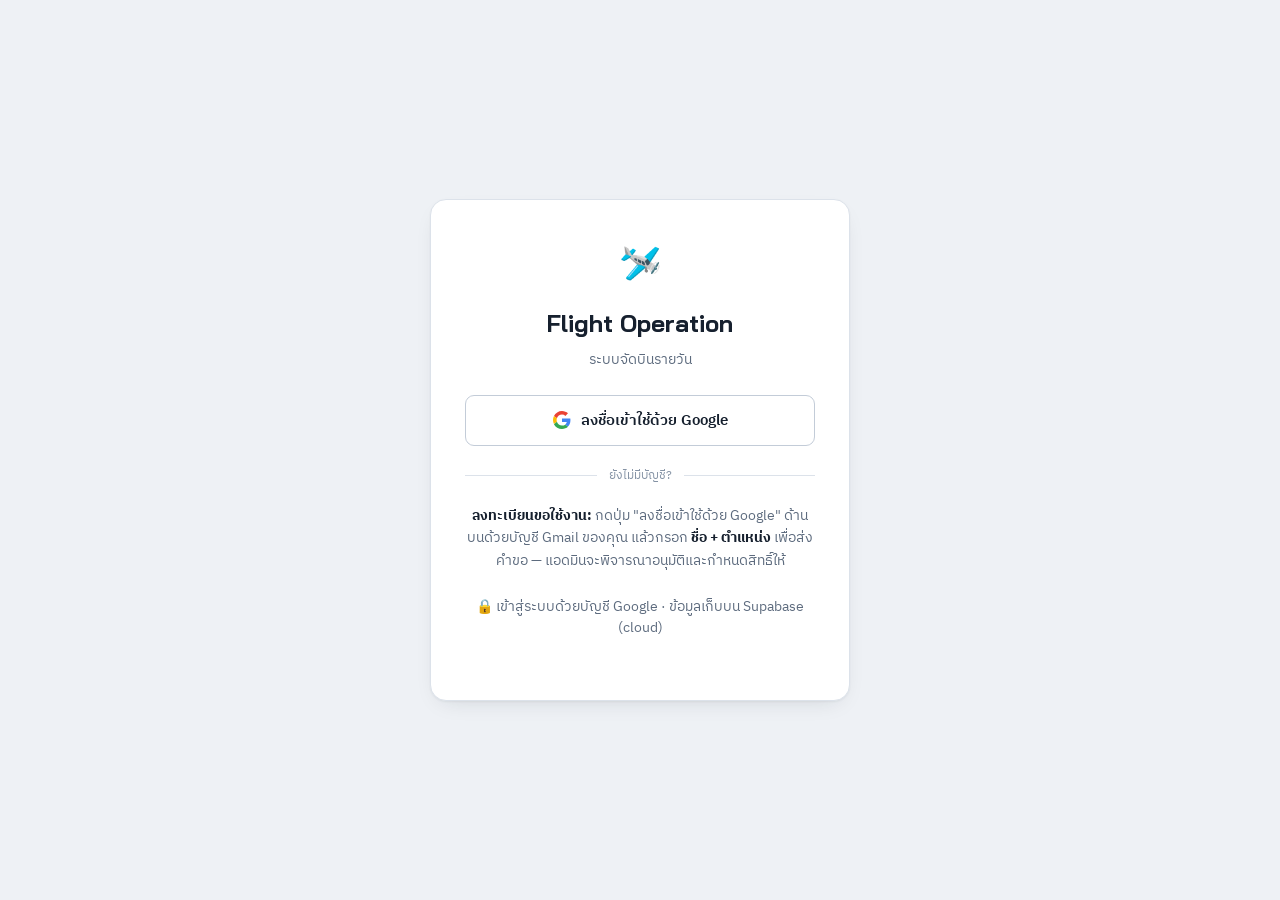
<file: index.html>
<!doctype html>
<html lang="th">
<head>
<meta charset="utf-8">
<meta name="viewport" content="width=device-width, initial-scale=1">
<title>Flight Operation · เข้าสู่ระบบ</title>
<link rel="preconnect" href="https://fonts.googleapis.com">
<link rel="preconnect" href="https://fonts.gstatic.com" crossorigin>
<link rel="stylesheet" href="https://fonts.googleapis.com/css2?family=Bai+Jamjuree:wght@600;700&family=IBM+Plex+Sans+Thai:wght@400;500;600&family=IBM+Plex+Mono&display=swap">
<link rel="stylesheet" href="css/style.css">
<style>
  .auth-card{max-width:420px}
  .gbtn{width:100%;justify-content:center;font-size:15px;padding:12px;gap:10px;
        background:var(--surface);border:1px solid var(--line-strong);color:var(--ink)}
  .gbtn svg{width:18px;height:18px}
  .divider{display:flex;align-items:center;gap:12px;color:var(--faint);font-size:12px;margin:20px 0}
  .divider::before,.divider::after{content:"";flex:1;height:1px;background:var(--line)}
  .note{margin-top:8px;font-size:13px;color:var(--muted);line-height:1.6}
  .note b{color:var(--ink)}
  .proto-note{margin-top:22px;font-size:11.5px;color:var(--faint);line-height:1.5}
</style>
</head>
<body>
<div class="center-screen">
  <div class="auth-card">
    <div class="logo">🛩️</div>
    <h1>Flight Operation</h1>
    <p>ระบบจัดบินรายวัน</p>

    <button class="btn gbtn" id="googleBtn">
      <svg viewBox="0 0 48 48" aria-hidden="true"><path fill="#EA4335" d="M24 9.5c3.5 0 6.6 1.2 9.1 3.6l6.8-6.8C35.9 2.4 30.4 0 24 0 14.6 0 6.4 5.4 2.5 13.3l7.9 6.1C12.3 13.2 17.7 9.5 24 9.5z"/><path fill="#4285F4" d="M46.5 24.5c0-1.6-.1-3.1-.4-4.5H24v9h12.7c-.5 3-2.2 5.5-4.7 7.2l7.3 5.7C43.9 37.9 46.5 31.8 46.5 24.5z"/><path fill="#FBBC05" d="M10.4 28.6c-.5-1.5-.8-3-.8-4.6s.3-3.2.8-4.6l-7.9-6.1C.9 16.5 0 20.1 0 24s.9 7.5 2.5 10.7l7.9-6.1z"/><path fill="#34A853" d="M24 48c6.4 0 11.9-2.1 15.9-5.8l-7.3-5.7c-2 1.4-4.7 2.3-8.6 2.3-6.3 0-11.7-3.7-13.6-9.9l-7.9 6.1C6.4 42.6 14.6 48 24 48z"/></svg>
      <span id="btnLabel">ลงชื่อเข้าใช้ด้วย Google</span>
    </button>

    <div class="divider">ยังไม่มีบัญชี?</div>
    <p class="note">
      <b>ลงทะเบียนขอใช้งาน:</b> กดปุ่ม "ลงชื่อเข้าใช้ด้วย Google" ด้านบนด้วยบัญชี Gmail ของคุณ
      แล้วกรอก <b>ชื่อ + ตำแหน่ง</b> เพื่อส่งคำขอ — แอดมินจะพิจารณาอนุมัติและกำหนดสิทธิ์ให้
    </p>
    <p class="proto-note">🔒 เข้าสู่ระบบด้วยบัญชี Google · ข้อมูลเก็บบน Supabase (cloud)</p>
  </div>
</div>

<script type="module">
  import { supabase } from "./js/supabase.js";
  import { signInWithGoogle } from "./js/auth.js";

  // ถ้ามี session อยู่แล้ว → ไปหน้าหลัก
  const { data:{ session } } = await supabase.auth.getSession();
  if (session) location.href = "home.html";

  const btn = document.getElementById("googleBtn");
  btn.addEventListener("click", async () => {
    document.getElementById("btnLabel").textContent = "กำลังพาไป Google…";
    btn.disabled = true;
    await signInWithGoogle();
  });
</script>
</body>
</html>
</file>
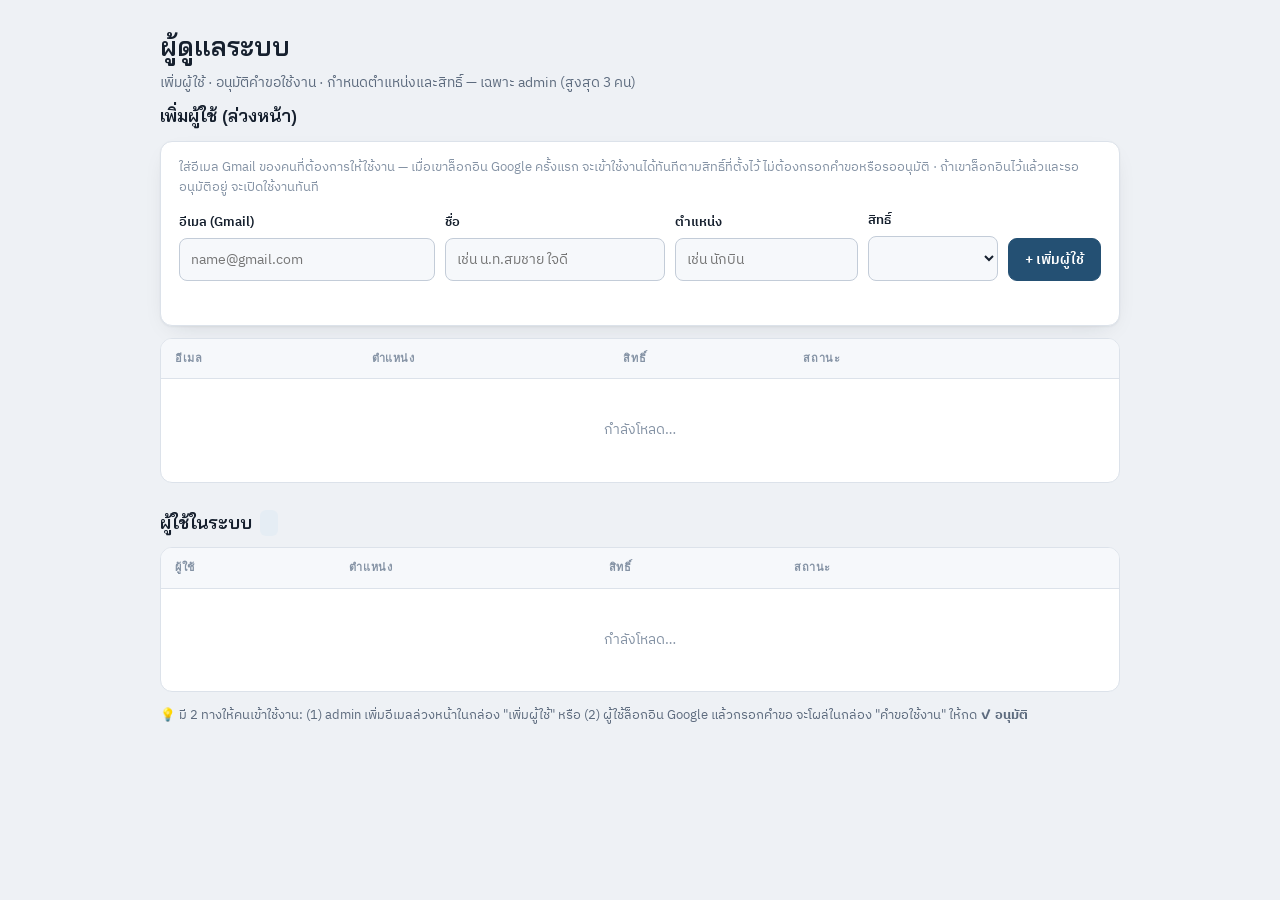
<file: admin.html>
<!doctype html>
<html lang="th">
<head>
<meta charset="utf-8">
<meta name="viewport" content="width=device-width, initial-scale=1">
<title>Flight Operation · ผู้ดูแล</title>
<link rel="preconnect" href="https://fonts.googleapis.com">
<link rel="preconnect" href="https://fonts.gstatic.com" crossorigin>
<link rel="stylesheet" href="https://fonts.googleapis.com/css2?family=Bai+Jamjuree:wght@600;700&family=IBM+Plex+Sans+Thai:wght@400;500;600&family=IBM+Plex+Mono&display=swap">
<link rel="stylesheet" href="css/style.css">
<style>
  .req-card{border:1px solid var(--accent);border-radius:var(--radius);overflow:hidden;margin-bottom:26px}
  .req-head{background:var(--accent-soft);color:var(--warn);padding:12px 18px;font-weight:600;
            font-family:"Bai Jamjuree",sans-serif;display:flex;align-items:center;gap:8px}
  .req-card .tablewrap{border:0;border-radius:0}
  h2.sec{font-family:"Bai Jamjuree",sans-serif;font-weight:600;font-size:18px;margin:0 0 10px}
  .invite-box{background:var(--surface);border:1px solid var(--line);border-radius:var(--radius);
              padding:16px 18px;margin-bottom:12px;box-shadow:var(--shadow)}
  .invite-box .hint{font-size:12.5px;color:var(--faint);margin:0 0 12px;line-height:1.6}
  .invite-grid{display:grid;grid-template-columns:1.4fr 1.2fr 1fr 130px auto;gap:10px;align-items:end}
  .invite-grid label{margin:0 0 5px}
  @media(max-width:760px){ .invite-grid{grid-template-columns:1fr 1fr} }
  .iv-msg{font-size:13px;margin-top:10px;min-height:18px}
  .iv-msg.ok{color:var(--good)} .iv-msg.err{color:var(--crit)}
  .admin-quota{font-family:"IBM Plex Mono",monospace;font-size:12px;font-weight:600;vertical-align:middle;
               background:var(--primary-soft);color:var(--primary);border-radius:6px;padding:3px 9px;margin-inline-start:8px}
  .admin-quota.full{background:var(--accent-soft);color:var(--warn)}
  .lock-badge{font-size:11px;font-weight:600;background:var(--accent-soft);color:var(--warn);
              border-radius:5px;padding:1px 7px;margin-inline-start:6px;white-space:nowrap}
</style>
</head>
<body>
<main>
  <div class="wrap">
    <div class="page-head">
      <h1>ผู้ดูแลระบบ</h1>
      <div class="sub">เพิ่มผู้ใช้ · อนุมัติคำขอใช้งาน · กำหนดตำแหน่งและสิทธิ์ — เฉพาะ admin (สูงสุด 3 คน)</div>
    </div>

    <!-- ===== คำขอใช้งาน (ซ่อนถ้าไม่มี) ===== -->
    <div class="req-card" id="reqCard" hidden>
      <div class="req-head">📝 คำขอใช้งาน <span id="reqCount"></span></div>
      <div class="tablewrap">
        <table>
          <thead><tr><th>ผู้ขอ</th><th>ตำแหน่ง</th><th>ขอเมื่อ</th><th>ให้สิทธิ์เป็น</th><th>จัดการ</th></tr></thead>
          <tbody id="reqRows"></tbody>
        </table>
      </div>
    </div>

    <!-- ===== เพิ่มผู้ใช้แบบ manual ===== -->
    <h2 class="sec">เพิ่มผู้ใช้ (ล่วงหน้า)</h2>
    <div class="invite-box">
      <p class="hint">
        ใส่อีเมล Gmail ของคนที่ต้องการให้ใช้งาน — เมื่อเขาล็อกอิน Google ครั้งแรก จะเข้าใช้งานได้ทันทีตามสิทธิ์ที่ตั้งไว้
        ไม่ต้องกรอกคำขอหรือรออนุมัติ · ถ้าเขาล็อกอินไว้แล้วและรออนุมัติอยู่ จะเปิดใช้งานทันที
      </p>
      <div class="invite-grid">
        <div><label>อีเมล (Gmail)</label><input id="iv_email" type="email" placeholder="name@gmail.com" autocomplete="off"></div>
        <div><label>ชื่อ</label><input id="iv_name" placeholder="เช่น น.ท.สมชาย ใจดี"></div>
        <div><label>ตำแหน่ง</label><input id="iv_rank" placeholder="เช่น นักบิน"></div>
        <div><label>สิทธิ์</label><select id="iv_role"></select></div>
        <button class="btn primary" id="iv_add">+ เพิ่มผู้ใช้</button>
      </div>
      <div class="iv-msg" id="iv_msg"></div>
    </div>
    <div class="tablewrap" style="margin-bottom:26px">
      <table>
        <thead><tr><th>อีเมล</th><th>ตำแหน่ง</th><th>สิทธิ์</th><th>สถานะ</th><th></th></tr></thead>
        <tbody id="inviteRows"><tr><td colspan="5" class="empty">กำลังโหลด…</td></tr></tbody>
      </table>
    </div>

    <!-- ===== ผู้ใช้ทั้งหมด ===== -->
    <h2 class="sec">ผู้ใช้ในระบบ <span class="admin-quota" id="adminQuota"></span></h2>
    <div class="tablewrap">
      <table>
        <thead><tr><th>ผู้ใช้</th><th>ตำแหน่ง</th><th>สิทธิ์</th><th>สถานะ</th><th></th></tr></thead>
        <tbody id="userRows"><tr><td colspan="5" class="empty">กำลังโหลด…</td></tr></tbody>
      </table>
    </div>
    <p class="muted" style="margin-top:14px;font-size:12.5px">
      💡 มี 2 ทางให้คนเข้าใช้งาน: (1) admin เพิ่มอีเมลล่วงหน้าในกล่อง "เพิ่มผู้ใช้" หรือ (2) ผู้ใช้ล็อกอิน Google แล้วกรอกคำขอ จะโผล่ในกล่อง "คำขอใช้งาน" ให้กด <b>✓ อนุมัติ</b>
    </p>
  </div>
</main>

<script type="module">
  import { requireAuth } from "./js/auth.js";
  import { renderTopbar } from "./js/ui.js";
  import { loadProfiles, renderRequests, renderUsers, loadInvites, addInvite, renderInvites, ROLES, ROLE_LABEL, MAX_ADMINS } from "./js/admin.js";

  const profile = await requireAuth(["admin"]);   // เข้าได้เฉพาะ admin
  if (profile) {
    renderTopbar(profile);

    const card  = document.getElementById("reqCard");
    const reqTb = document.getElementById("reqRows");
    const cnt   = document.getElementById("reqCount");
    const userTb= document.getElementById("userRows");

    const ivTb = document.getElementById("inviteRows");
    const ivMsg = document.getElementById("iv_msg");
    document.getElementById("iv_role").innerHTML = ROLES
      .map(r => `<option value="${r}" ${r === "crew" ? "selected" : ""}>${ROLE_LABEL[r]}</option>`).join("");

    async function refresh() {
      const [profiles, invites] = await Promise.all([loadProfiles(), loadInvites()]);
      renderRequests(card, reqTb, cnt, profiles, refresh);
      renderInvites(ivTb, invites, profiles, refresh);
      renderUsers(userTb, profiles, refresh);
      const n = profiles.filter(p => p.role === "admin").length;
      const q = document.getElementById("adminQuota");
      q.textContent = `ผู้ดูแลระบบ ${n}/${MAX_ADMINS}`;
      q.classList.toggle("full", n >= MAX_ADMINS);
    }

    document.getElementById("iv_add").addEventListener("click", async () => {
      const email = document.getElementById("iv_email").value.trim().toLowerCase();
      ivMsg.className = "iv-msg";
      if (!/^[^@\s]+@[^@\s]+\.[^@\s]+$/.test(email)) {
        ivMsg.className = "iv-msg err"; ivMsg.textContent = "กรุณากรอกอีเมลให้ถูกต้อง"; return;
      }
      const btn = document.getElementById("iv_add");
      btn.disabled = true;
      const err = await addInvite({
        email,
        full_name: document.getElementById("iv_name").value,
        rank: document.getElementById("iv_rank").value,
        role: document.getElementById("iv_role").value,
      });
      btn.disabled = false;
      if (err) { ivMsg.className = "iv-msg err"; ivMsg.textContent = "เพิ่มไม่สำเร็จ: " + err.message; return; }
      ivMsg.className = "iv-msg ok";
      ivMsg.textContent = `เพิ่ม ${email} แล้ว — เข้าใช้งานได้ทันทีเมื่อล็อกอินด้วย Google`;
      ["iv_email", "iv_name", "iv_rank"].forEach(id => document.getElementById(id).value = "");
      refresh();
    });

    refresh();
  }
</script>
</body>
</html>
</file>
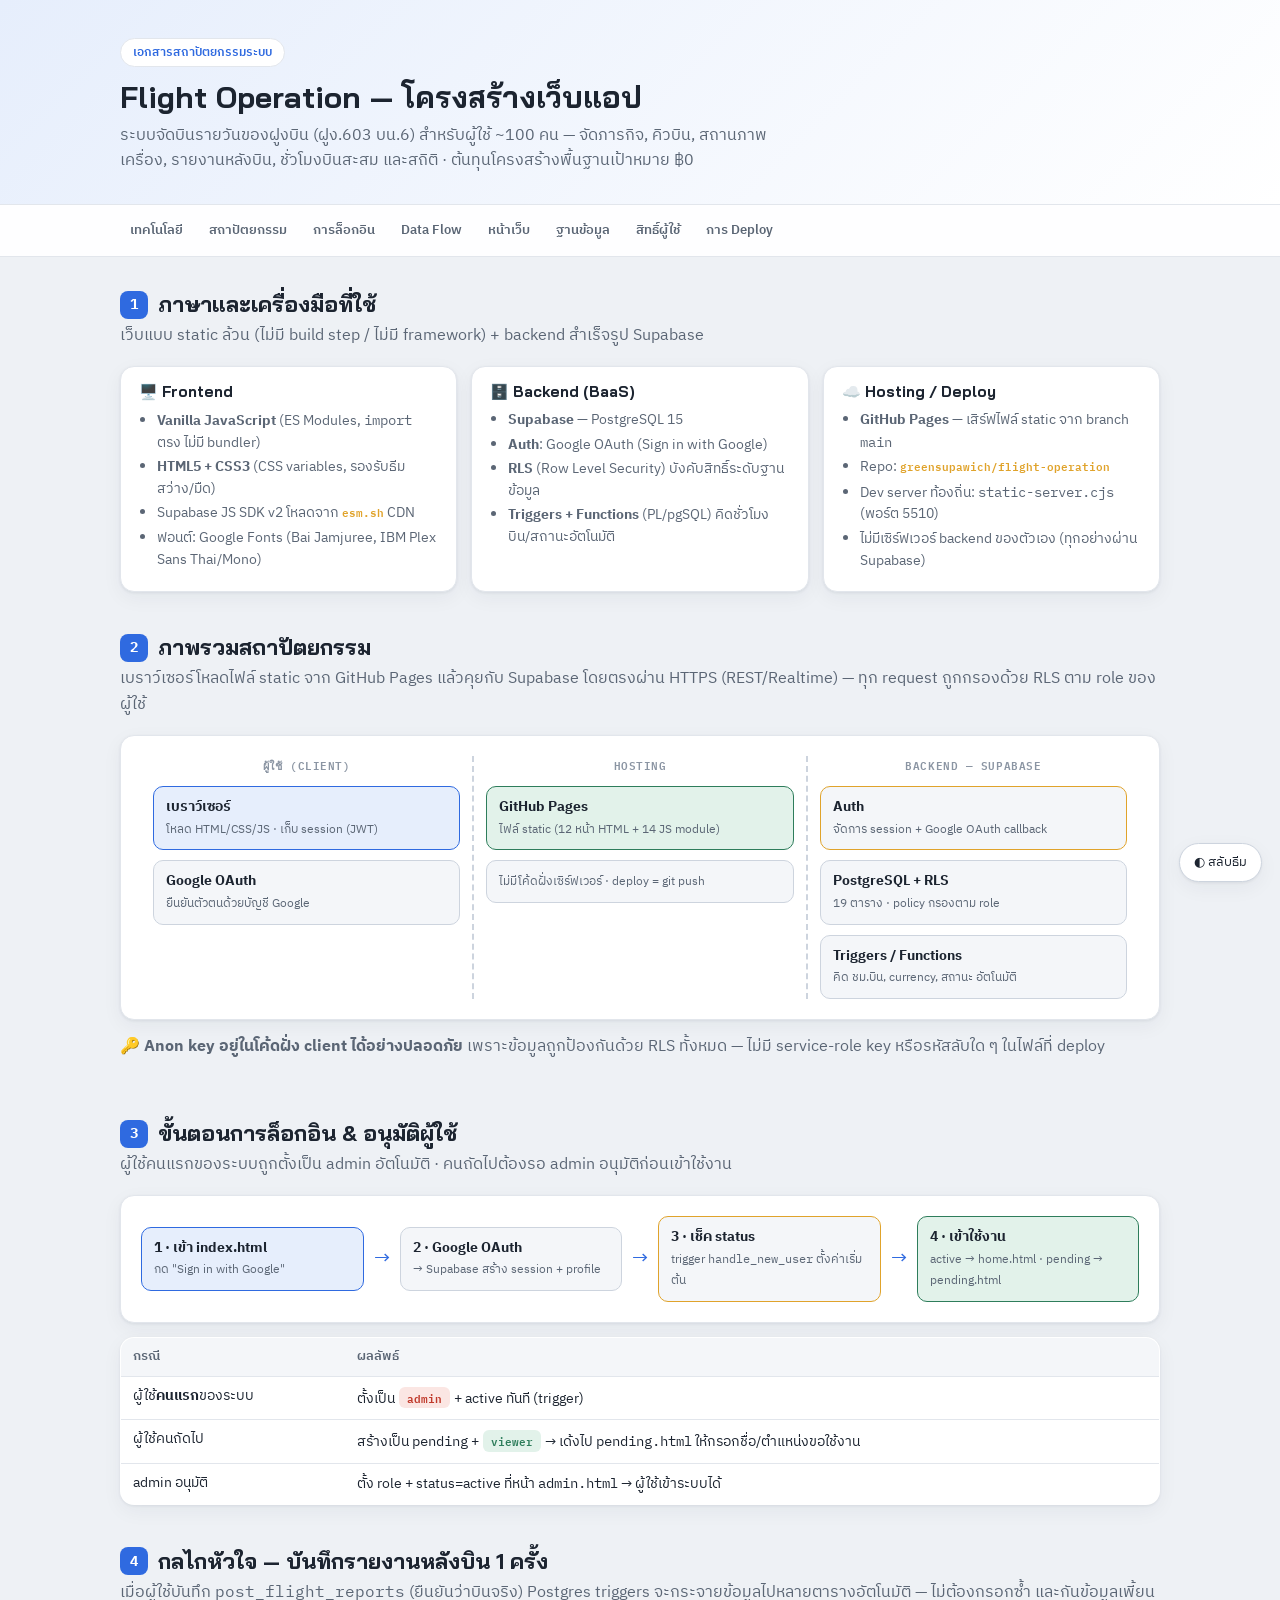
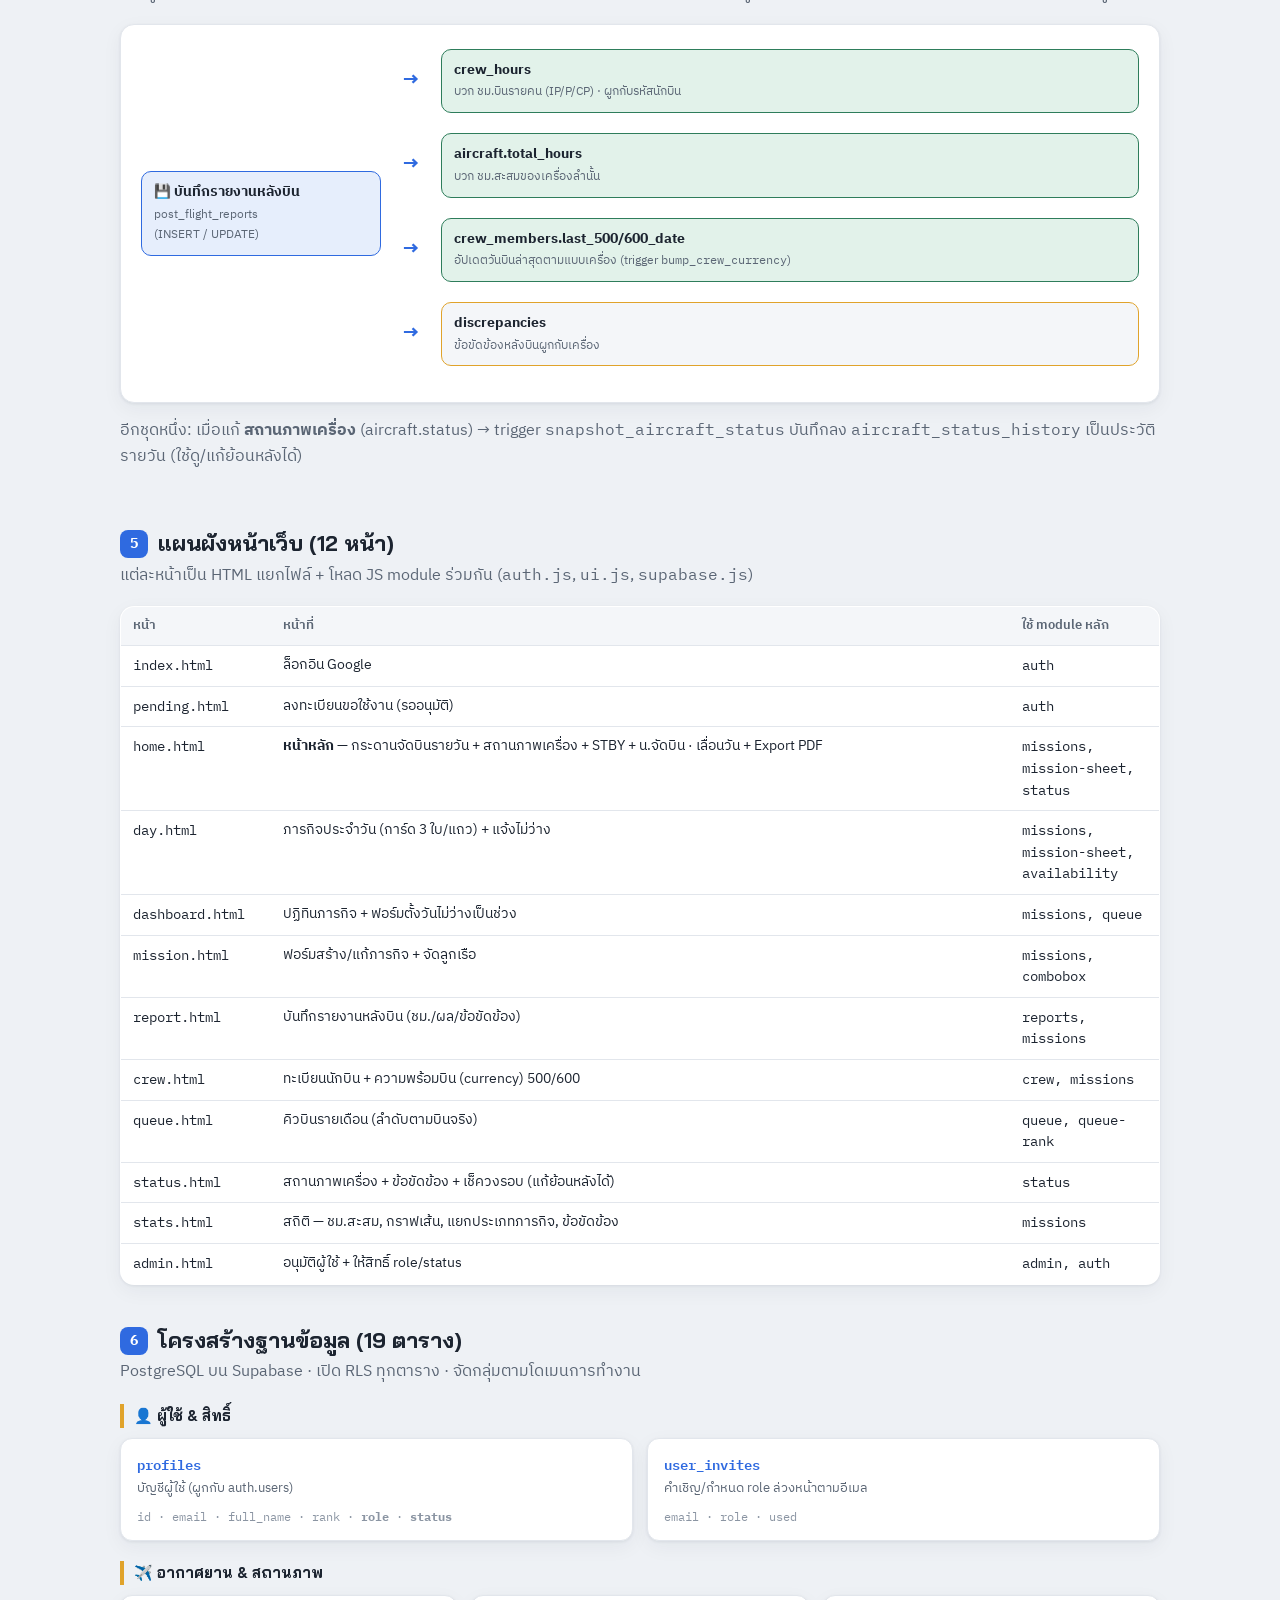
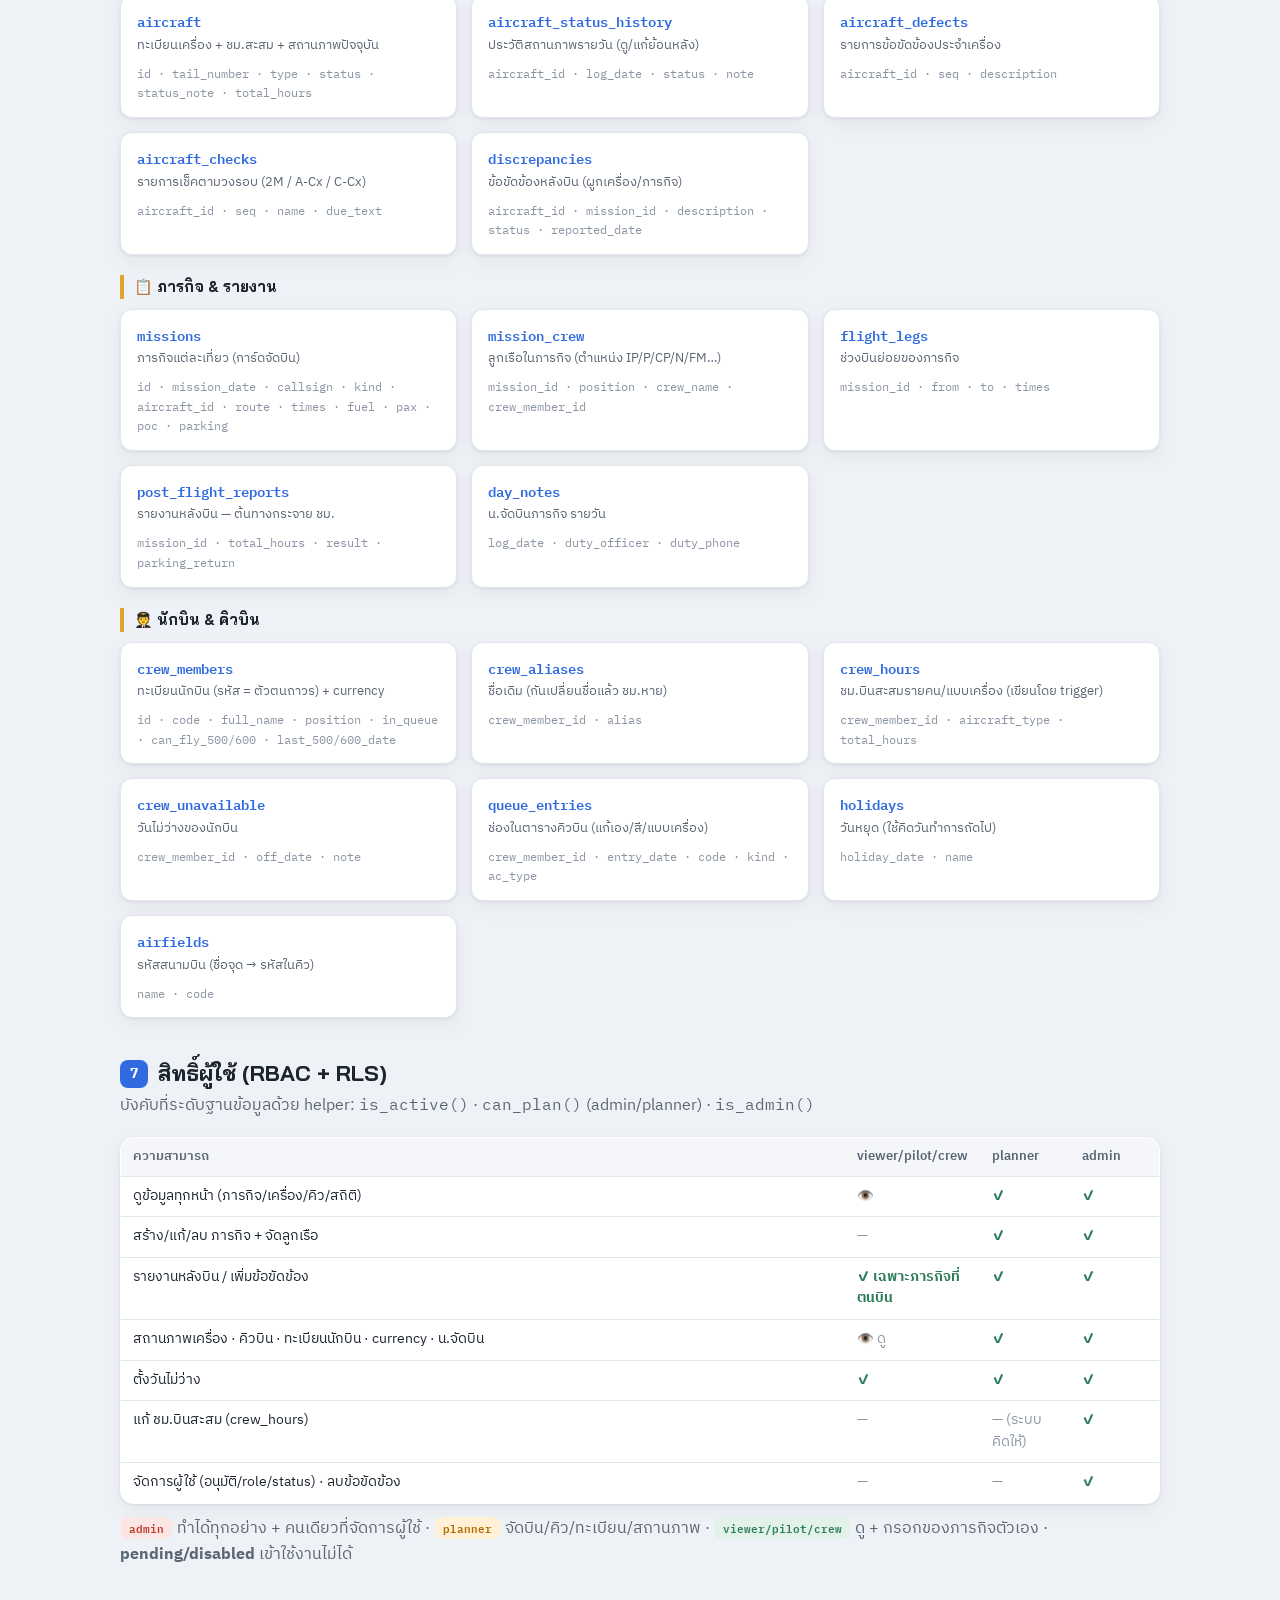
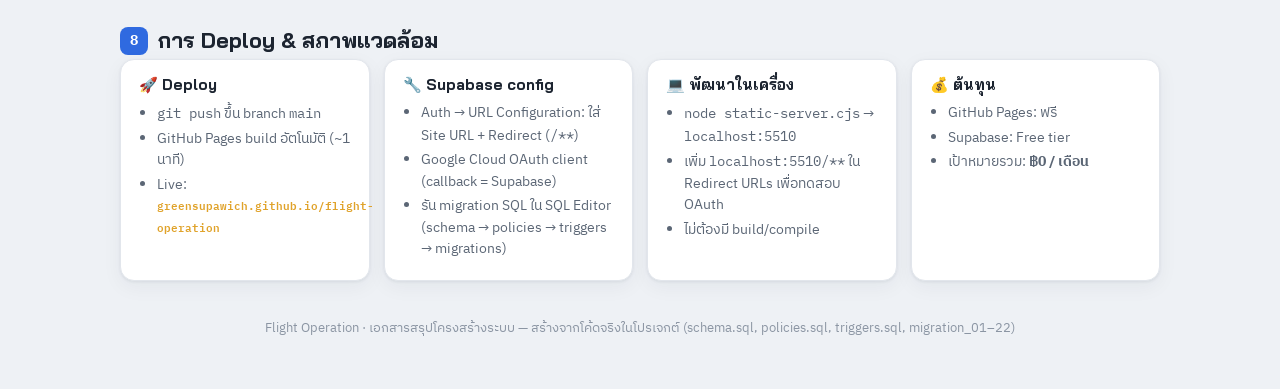
<file: architecture.html>
<!doctype html>
<html lang="th">
<head>
<meta charset="utf-8">
<meta name="viewport" content="width=device-width, initial-scale=1">
<title>Flight Operation · โครงสร้างระบบ</title>
<link rel="preconnect" href="https://fonts.googleapis.com">
<link rel="preconnect" href="https://fonts.gstatic.com" crossorigin>
<link rel="stylesheet" href="https://fonts.googleapis.com/css2?family=Bai+Jamjuree:wght@600;700&family=IBM+Plex+Sans+Thai:wght@400;500;600&family=IBM+Plex+Mono:wght@500;600&display=swap">
<style>
  :root{
    --bg:#eef1f5; --surface:#ffffff; --surface-2:#f4f6f9; --line:#e2e6ec; --line-strong:#cdd4de;
    --ink:#1c2430; --muted:#5b6675; --faint:#8b95a3; --primary:#2f6ae0; --primary-soft:#e6eefc;
    --accent:#e0a32b; --good:#2e7d5b; --good-soft:#e2f2ea; --warn:#b26a00; --crit:#c0392b; --crit-soft:#fbe6e3;
    --shadow:0 1px 3px rgba(20,30,50,.07),0 6px 20px rgba(20,30,50,.05); --radius:14px;
  }
  @media (prefers-color-scheme: dark){ :root:not([data-theme="light"]){
    --bg:#10141b; --surface:#171d27; --surface-2:#1e2530; --line:#28313d; --line-strong:#3a4553;
    --ink:#e7ecf3; --muted:#9aa6b5; --faint:#6b7686; --primary:#5b9bff; --primary-soft:#17233a;
    --accent:#e6b455; --good:#4bbd8a; --good-soft:#142a22; --warn:#e0a32b; --crit:#e0685c; --crit-soft:#331916;
    --shadow:0 1px 3px rgba(0,0,0,.4);
  }}
  :root[data-theme="dark"]{
    --bg:#10141b; --surface:#171d27; --surface-2:#1e2530; --line:#28313d; --line-strong:#3a4553;
    --ink:#e7ecf3; --muted:#9aa6b5; --faint:#6b7686; --primary:#5b9bff; --primary-soft:#17233a;
    --accent:#e6b455; --good:#4bbd8a; --good-soft:#142a22; --warn:#e0a32b; --crit:#e0685c; --crit-soft:#331916;
    --shadow:0 1px 3px rgba(0,0,0,.4);
  }
  *{box-sizing:border-box}
  body{margin:0;background:var(--bg);color:var(--ink);font-family:"IBM Plex Sans Thai",system-ui,sans-serif;
       line-height:1.6;-webkit-font-smoothing:antialiased}
  .wrap{max-width:1080px;margin:0 auto;padding:0 20px}
  h1,h2,h3{font-family:"Bai Jamjuree",sans-serif;line-height:1.25}
  code,.mono{font-family:"IBM Plex Mono",monospace}
  a{color:var(--primary)}

  header.hero{background:linear-gradient(135deg,var(--primary-soft),var(--surface));border-bottom:1px solid var(--line)}
  header.hero .wrap{padding:38px 20px 30px}
  .badge{display:inline-block;font-size:12px;font-weight:600;color:var(--primary);background:var(--surface);
         border:1px solid var(--line);border-radius:999px;padding:4px 12px;margin-bottom:12px}
  header h1{font-size:30px;margin:0 0 6px}
  header p{margin:0;color:var(--muted);max-width:680px}

  nav.toc{position:sticky;top:0;z-index:10;background:color-mix(in srgb,var(--surface) 92%,transparent);
          backdrop-filter:blur(8px);border-bottom:1px solid var(--line)}
  nav.toc .wrap{display:flex;gap:6px;flex-wrap:wrap;padding:10px 20px;font-size:13px}
  nav.toc a{color:var(--muted);text-decoration:none;padding:5px 10px;border-radius:8px;font-weight:600}
  nav.toc a:hover{background:var(--surface-2);color:var(--ink)}

  section{padding:34px 0 8px}
  section h2{font-size:22px;margin:0 0 4px;display:flex;align-items:center;gap:10px}
  section h2 .no{font-family:"IBM Plex Mono",monospace;font-size:14px;color:#fff;background:var(--primary);
                 width:28px;height:28px;border-radius:8px;display:inline-flex;align-items:center;justify-content:center;flex:none}
  section .lead{color:var(--muted);margin:0 0 18px}

  .cards{display:grid;grid-template-columns:repeat(auto-fit,minmax(220px,1fr));gap:14px}
  .card{background:var(--surface);border:1px solid var(--line);border-radius:var(--radius);padding:16px 18px;box-shadow:var(--shadow)}
  .card h3{margin:0 0 8px;font-size:15px}
  .card ul{margin:0;padding-inline-start:18px;font-size:13.5px;color:var(--muted)}
  .card ul li{margin:3px 0}
  .card .tag{font-family:"IBM Plex Mono",monospace;font-size:11px;color:var(--accent);font-weight:600}

  /* ---- flow diagram (กล่อง + ลูกศร) ---- */
  .flow{display:flex;align-items:stretch;gap:0;flex-wrap:wrap;background:var(--surface);border:1px solid var(--line);
        border-radius:var(--radius);padding:20px;box-shadow:var(--shadow);overflow-x:auto}
  .layer{flex:1;min-width:180px;display:flex;flex-direction:column;gap:10px;padding:0 12px}
  .layer + .layer{border-inline-start:2px dashed var(--line-strong)}
  .layer .lh{font-family:"IBM Plex Mono",monospace;font-size:11px;text-transform:uppercase;letter-spacing:.05em;
             color:var(--faint);font-weight:600;text-align:center;margin-bottom:2px}
  .node{background:var(--surface-2);border:1px solid var(--line-strong);border-radius:10px;padding:10px 12px;font-size:13px}
  .node b{display:block;font-weight:700;font-size:13.5px}
  .node small{color:var(--muted);font-size:11.5px}
  .node.pri{border-color:var(--primary);background:var(--primary-soft)}
  .node.good{border-color:var(--good);background:var(--good-soft)}
  .node.warn{border-color:var(--accent)}

  /* ---- fan-out (trigger) ---- */
  .fan{display:grid;grid-template-columns:minmax(200px,240px) 60px 1fr;align-items:center;gap:12px 0;
       background:var(--surface);border:1px solid var(--line);border-radius:var(--radius);padding:20px;box-shadow:var(--shadow)}
  @media(max-width:640px){ .fan{grid-template-columns:1fr;gap:10px} .fan .arrow{display:none} }
  .fan .src{grid-row:1 / span 5;align-self:center}
  .fan .arrow{color:var(--primary);text-align:center;font-size:20px;font-weight:700}
  .fan .dst{margin:4px 0}

  table{width:100%;border-collapse:collapse;background:var(--surface);border:1px solid var(--line);
        border-radius:var(--radius);overflow:hidden;box-shadow:var(--shadow);font-size:13.5px}
  th,td{text-align:start;padding:9px 12px;border-bottom:1px solid var(--line);vertical-align:top}
  th{background:var(--surface-2);font-weight:600;font-size:12.5px;color:var(--muted)}
  tr:last-child td{border-bottom:0}
  td .mono{font-size:12.5px;color:var(--primary)}
  .chk{color:var(--good);font-weight:700} .no2{color:var(--faint)}

  /* ---- db groups ---- */
  .dbgrid{display:grid;grid-template-columns:repeat(auto-fit,minmax(280px,1fr));gap:14px}
  .tbl{background:var(--surface);border:1px solid var(--line);border-radius:12px;padding:14px 16px;box-shadow:var(--shadow)}
  .tbl h4{margin:0 0 4px;font-family:"IBM Plex Mono",monospace;font-size:13.5px;color:var(--primary);font-weight:600}
  .tbl p{margin:0 0 8px;font-size:12.5px;color:var(--muted)}
  .tbl .cols{font-family:"IBM Plex Mono",monospace;font-size:11.5px;color:var(--faint);line-height:1.7}
  .grouphead{font-family:"Bai Jamjuree",sans-serif;font-weight:700;font-size:15px;margin:20px 0 10px;
             padding-inline-start:10px;border-inline-start:4px solid var(--accent)}

  .pill{display:inline-block;font-family:"IBM Plex Mono",monospace;font-size:11px;font-weight:600;
        border-radius:6px;padding:2px 8px;margin:1px}
  .pill.admin{background:var(--crit-soft);color:var(--crit)} .pill.plan{background:#fff0d6;color:var(--warn)}
  .pill.user{background:var(--good-soft);color:var(--good)}
  :root[data-theme="dark"] .pill.plan{background:#3a2c10}

  footer{color:var(--faint);font-size:12.5px;text-align:center;padding:30px 20px 50px}
  .themebtn{position:fixed;bottom:18px;inline-size:auto;right:18px;background:var(--surface);border:1px solid var(--line-strong);
            border-radius:999px;padding:8px 14px;font:inherit;font-size:13px;cursor:pointer;box-shadow:var(--shadow);color:var(--ink)}
</style>
</head>
<body>
<button class="themebtn" id="themebtn">◐ สลับธีม</button>

<header class="hero">
  <div class="wrap">
    <div class="badge">เอกสารสถาปัตยกรรมระบบ</div>
    <h1>Flight Operation — โครงสร้างเว็บแอป</h1>
    <p>ระบบจัดบินรายวันของฝูงบิน (ฝูง.603 บน.6) สำหรับผู้ใช้ ~100 คน — จัดภารกิจ, คิวบิน, สถานภาพเครื่อง,
       รายงานหลังบิน, ชั่วโมงบินสะสม และสถิติ · ต้นทุนโครงสร้างพื้นฐานเป้าหมาย ฿0</p>
  </div>
</header>

<nav class="toc"><div class="wrap">
  <a href="#stack">เทคโนโลยี</a>
  <a href="#arch">สถาปัตยกรรม</a>
  <a href="#auth">การล็อกอิน</a>
  <a href="#flow">Data Flow</a>
  <a href="#pages">หน้าเว็บ</a>
  <a href="#db">ฐานข้อมูล</a>
  <a href="#rbac">สิทธิ์ผู้ใช้</a>
  <a href="#deploy">การ Deploy</a>
</div></nav>

<div class="wrap">

<!-- ============ STACK ============ -->
<section id="stack">
  <h2><span class="no">1</span>ภาษาและเครื่องมือที่ใช้</h2>
  <p class="lead">เว็บแบบ static ล้วน (ไม่มี build step / ไม่มี framework) + backend สำเร็จรูป Supabase</p>
  <div class="cards">
    <div class="card">
      <h3>🖥️ Frontend</h3>
      <ul>
        <li><b>Vanilla JavaScript</b> (ES Modules, <code>import</code> ตรง ไม่มี bundler)</li>
        <li><b>HTML5 + CSS3</b> (CSS variables, รองรับธีมสว่าง/มืด)</li>
        <li>Supabase JS SDK v2 โหลดจาก <span class="tag">esm.sh</span> CDN</li>
        <li>ฟอนต์: Google Fonts (Bai Jamjuree, IBM Plex Sans Thai/Mono)</li>
      </ul>
    </div>
    <div class="card">
      <h3>🗄️ Backend (BaaS)</h3>
      <ul>
        <li><b>Supabase</b> — PostgreSQL 15</li>
        <li><b>Auth</b>: Google OAuth (Sign in with Google)</li>
        <li><b>RLS</b> (Row Level Security) บังคับสิทธิ์ระดับฐานข้อมูล</li>
        <li><b>Triggers + Functions</b> (PL/pgSQL) คิดชั่วโมงบิน/สถานะอัตโนมัติ</li>
      </ul>
    </div>
    <div class="card">
      <h3>☁️ Hosting / Deploy</h3>
      <ul>
        <li><b>GitHub Pages</b> — เสิร์ฟไฟล์ static จาก branch <code>main</code></li>
        <li>Repo: <span class="tag">greensupawich/flight-operation</span></li>
        <li>Dev server ท้องถิ่น: <code>static-server.cjs</code> (พอร์ต 5510)</li>
        <li>ไม่มีเซิร์ฟเวอร์ backend ของตัวเอง (ทุกอย่างผ่าน Supabase)</li>
      </ul>
    </div>
  </div>
</section>

<!-- ============ ARCHITECTURE ============ -->
<section id="arch">
  <h2><span class="no">2</span>ภาพรวมสถาปัตยกรรม</h2>
  <p class="lead">เบราว์เซอร์โหลดไฟล์ static จาก GitHub Pages แล้วคุยกับ Supabase โดยตรงผ่าน HTTPS (REST/Realtime)
     — ทุก request ถูกกรองด้วย RLS ตาม role ของผู้ใช้</p>
  <div class="flow">
    <div class="layer">
      <div class="lh">ผู้ใช้ (Client)</div>
      <div class="node pri"><b>เบราว์เซอร์</b><small>โหลด HTML/CSS/JS · เก็บ session (JWT)</small></div>
      <div class="node"><b>Google OAuth</b><small>ยืนยันตัวตนด้วยบัญชี Google</small></div>
    </div>
    <div class="layer">
      <div class="lh">Hosting</div>
      <div class="node good"><b>GitHub Pages</b><small>ไฟล์ static (12 หน้า HTML + 14 JS module)</small></div>
      <div class="node"><small>ไม่มีโค้ดฝั่งเซิร์ฟเวอร์ · deploy = git push</small></div>
    </div>
    <div class="layer">
      <div class="lh">Backend — Supabase</div>
      <div class="node warn"><b>Auth</b><small>จัดการ session + Google OAuth callback</small></div>
      <div class="node"><b>PostgreSQL + RLS</b><small>19 ตาราง · policy กรองตาม role</small></div>
      <div class="node"><b>Triggers / Functions</b><small>คิด ชม.บิน, currency, สถานะ อัตโนมัติ</small></div>
    </div>
  </div>
  <p class="lead" style="margin-top:14px">🔑 <b>Anon key อยู่ในโค้ดฝั่ง client ได้อย่างปลอดภัย</b> เพราะข้อมูลถูกป้องกันด้วย RLS ทั้งหมด —
     ไม่มี service-role key หรือรหัสลับใด ๆ ในไฟล์ที่ deploy</p>
</section>

<!-- ============ AUTH ============ -->
<section id="auth">
  <h2><span class="no">3</span>ขั้นตอนการล็อกอิน &amp; อนุมัติผู้ใช้</h2>
  <p class="lead">ผู้ใช้คนแรกของระบบถูกตั้งเป็น admin อัตโนมัติ · คนถัดไปต้องรอ admin อนุมัติก่อนเข้าใช้งาน</p>
  <div class="flow" style="align-items:center">
    <div class="node pri" style="flex:1;min-width:150px"><b>1 · เข้า index.html</b><small>กด "Sign in with Google"</small></div>
    <div class="layer" style="flex:0;min-width:36px;border:0;justify-content:center;align-items:center;font-size:20px;color:var(--primary)">→</div>
    <div class="node" style="flex:1;min-width:150px"><b>2 · Google OAuth</b><small>→ Supabase สร้าง session + profile</small></div>
    <div class="layer" style="flex:0;min-width:36px;border:0;justify-content:center;align-items:center;font-size:20px;color:var(--primary)">→</div>
    <div class="node warn" style="flex:1;min-width:150px"><b>3 · เช็ค status</b><small>trigger <code>handle_new_user</code> ตั้งค่าเริ่มต้น</small></div>
    <div class="layer" style="flex:0;min-width:36px;border:0;justify-content:center;align-items:center;font-size:20px;color:var(--primary)">→</div>
    <div class="node good" style="flex:1;min-width:150px"><b>4 · เข้าใช้งาน</b><small>active → home.html · pending → pending.html</small></div>
  </div>
  <table style="margin-top:14px">
    <tr><th>กรณี</th><th>ผลลัพธ์</th></tr>
    <tr><td>ผู้ใช้<b>คนแรก</b>ของระบบ</td><td>ตั้งเป็น <span class="pill admin">admin</span> + active ทันที (trigger)</td></tr>
    <tr><td>ผู้ใช้คนถัดไป</td><td>สร้างเป็น <code>pending</code> + <span class="pill user">viewer</span> → เด้งไป <code>pending.html</code> ให้กรอกชื่อ/ตำแหน่งขอใช้งาน</td></tr>
    <tr><td>admin อนุมัติ</td><td>ตั้ง role + status=active ที่หน้า <code>admin.html</code> → ผู้ใช้เข้าระบบได้</td></tr>
  </table>
</section>

<!-- ============ DATA FLOW ============ -->
<section id="flow">
  <h2><span class="no">4</span>กลไกหัวใจ — บันทึกรายงานหลังบิน 1 ครั้ง</h2>
  <p class="lead">เมื่อผู้ใช้บันทึก <code>post_flight_reports</code> (ยืนยันว่าบินจริง) Postgres triggers จะกระจายข้อมูลไปหลายตารางอัตโนมัติ
     — ไม่ต้องกรอกซ้ำ และกันข้อมูลเพี้ยน</p>
  <div class="fan">
    <div class="src node pri"><b>💾 บันทึกรายงานหลังบิน</b><small>post_flight_reports<br>(INSERT / UPDATE)</small></div>
    <div class="arrow">→</div>
    <div class="dst node good"><b>crew_hours</b><small>บวก ชม.บินรายคน (IP/P/CP) · ผูกกับรหัสนักบิน</small></div>
    <div class="arrow">→</div>
    <div class="dst node good"><b>aircraft.total_hours</b><small>บวก ชม.สะสมของเครื่องลำนั้น</small></div>
    <div class="arrow">→</div>
    <div class="dst node good"><b>crew_members.last_500/600_date</b><small>อัปเดตวันบินล่าสุดตามแบบเครื่อง (trigger <code>bump_crew_currency</code>)</small></div>
    <div class="arrow">→</div>
    <div class="dst node warn"><b>discrepancies</b><small>ข้อขัดข้องหลังบินผูกกับเครื่อง</small></div>
  </div>
  <p class="lead" style="margin-top:14px">อีกชุดหนึ่ง: เมื่อแก้ <b>สถานภาพเครื่อง</b> (aircraft.status) → trigger <code>snapshot_aircraft_status</code>
     บันทึกลง <code>aircraft_status_history</code> เป็นประวัติรายวัน (ใช้ดู/แก้ย้อนหลังได้)</p>
</section>

<!-- ============ PAGES ============ -->
<section id="pages">
  <h2><span class="no">5</span>แผนผังหน้าเว็บ (12 หน้า)</h2>
  <p class="lead">แต่ละหน้าเป็น HTML แยกไฟล์ + โหลด JS module ร่วมกัน (<code>auth.js</code>, <code>ui.js</code>, <code>supabase.js</code>)</p>
  <table>
    <tr><th style="width:150px">หน้า</th><th>หน้าที่</th><th style="width:150px">ใช้ module หลัก</th></tr>
    <tr><td class="mono">index.html</td><td>ล็อกอิน Google</td><td class="mono">auth</td></tr>
    <tr><td class="mono">pending.html</td><td>ลงทะเบียนขอใช้งาน (รออนุมัติ)</td><td class="mono">auth</td></tr>
    <tr><td class="mono">home.html</td><td><b>หน้าหลัก</b> — กระดานจัดบินรายวัน + สถานภาพเครื่อง + STBY + น.จัดบิน · เลื่อนวัน + Export PDF</td><td class="mono">missions, mission-sheet, status</td></tr>
    <tr><td class="mono">day.html</td><td>ภารกิจประจำวัน (การ์ด 3 ใบ/แถว) + แจ้งไม่ว่าง</td><td class="mono">missions, mission-sheet, availability</td></tr>
    <tr><td class="mono">dashboard.html</td><td>ปฏิทินภารกิจ + ฟอร์มตั้งวันไม่ว่างเป็นช่วง</td><td class="mono">missions, queue</td></tr>
    <tr><td class="mono">mission.html</td><td>ฟอร์มสร้าง/แก้ภารกิจ + จัดลูกเรือ</td><td class="mono">missions, combobox</td></tr>
    <tr><td class="mono">report.html</td><td>บันทึกรายงานหลังบิน (ชม./ผล/ข้อขัดข้อง)</td><td class="mono">reports, missions</td></tr>
    <tr><td class="mono">crew.html</td><td>ทะเบียนนักบิน + ความพร้อมบิน (currency) 500/600</td><td class="mono">crew, missions</td></tr>
    <tr><td class="mono">queue.html</td><td>คิวบินรายเดือน (ลำดับตามบินจริง)</td><td class="mono">queue, queue-rank</td></tr>
    <tr><td class="mono">status.html</td><td>สถานภาพเครื่อง + ข้อขัดข้อง + เช็ควงรอบ (แก้ย้อนหลังได้)</td><td class="mono">status</td></tr>
    <tr><td class="mono">stats.html</td><td>สถิติ — ชม.สะสม, กราฟเส้น, แยกประเภทภารกิจ, ข้อขัดข้อง</td><td class="mono">missions</td></tr>
    <tr><td class="mono">admin.html</td><td>อนุมัติผู้ใช้ + ให้สิทธิ์ role/status</td><td class="mono">admin, auth</td></tr>
  </table>
</section>

<!-- ============ DATABASE ============ -->
<section id="db">
  <h2><span class="no">6</span>โครงสร้างฐานข้อมูล (19 ตาราง)</h2>
  <p class="lead">PostgreSQL บน Supabase · เปิด RLS ทุกตาราง · จัดกลุ่มตามโดเมนการทำงาน</p>

  <div class="grouphead">👤 ผู้ใช้ &amp; สิทธิ์</div>
  <div class="dbgrid">
    <div class="tbl"><h4>profiles</h4><p>บัญชีผู้ใช้ (ผูกกับ auth.users)</p><div class="cols">id · email · full_name · rank · <b>role</b> · <b>status</b></div></div>
    <div class="tbl"><h4>user_invites</h4><p>คำเชิญ/กำหนด role ล่วงหน้าตามอีเมล</p><div class="cols">email · role · used</div></div>
  </div>

  <div class="grouphead">✈️ อากาศยาน &amp; สถานภาพ</div>
  <div class="dbgrid">
    <div class="tbl"><h4>aircraft</h4><p>ทะเบียนเครื่อง + ชม.สะสม + สถานภาพปัจจุบัน</p><div class="cols">id · tail_number · type · status · status_note · total_hours</div></div>
    <div class="tbl"><h4>aircraft_status_history</h4><p>ประวัติสถานภาพรายวัน (ดู/แก้ย้อนหลัง)</p><div class="cols">aircraft_id · log_date · status · note</div></div>
    <div class="tbl"><h4>aircraft_defects</h4><p>รายการข้อขัดข้องประจำเครื่อง</p><div class="cols">aircraft_id · seq · description</div></div>
    <div class="tbl"><h4>aircraft_checks</h4><p>รายการเช็คตามวงรอบ (2M / A-Cx / C-Cx)</p><div class="cols">aircraft_id · seq · name · due_text</div></div>
    <div class="tbl"><h4>discrepancies</h4><p>ข้อขัดข้องหลังบิน (ผูกเครื่อง/ภารกิจ)</p><div class="cols">aircraft_id · mission_id · description · status · reported_date</div></div>
  </div>

  <div class="grouphead">📋 ภารกิจ &amp; รายงาน</div>
  <div class="dbgrid">
    <div class="tbl"><h4>missions</h4><p>ภารกิจแต่ละเที่ยว (การ์ดจัดบิน)</p><div class="cols">id · mission_date · callsign · kind · aircraft_id · route · times · fuel · pax · poc · parking</div></div>
    <div class="tbl"><h4>mission_crew</h4><p>ลูกเรือในภารกิจ (ตำแหน่ง IP/P/CP/N/FM…)</p><div class="cols">mission_id · position · crew_name · crew_member_id</div></div>
    <div class="tbl"><h4>flight_legs</h4><p>ช่วงบินย่อยของภารกิจ</p><div class="cols">mission_id · from · to · times</div></div>
    <div class="tbl"><h4>post_flight_reports</h4><p>รายงานหลังบิน — ต้นทางกระจาย ชม.</p><div class="cols">mission_id · total_hours · result · parking_return</div></div>
    <div class="tbl"><h4>day_notes</h4><p>น.จัดบินภารกิจ รายวัน</p><div class="cols">log_date · duty_officer · duty_phone</div></div>
  </div>

  <div class="grouphead">🧑‍✈️ นักบิน &amp; คิวบิน</div>
  <div class="dbgrid">
    <div class="tbl"><h4>crew_members</h4><p>ทะเบียนนักบิน (รหัส = ตัวตนถาวร) + currency</p><div class="cols">id · code · full_name · position · in_queue · can_fly_500/600 · last_500/600_date</div></div>
    <div class="tbl"><h4>crew_aliases</h4><p>ชื่อเดิม (กันเปลี่ยนชื่อแล้ว ชม.หาย)</p><div class="cols">crew_member_id · alias</div></div>
    <div class="tbl"><h4>crew_hours</h4><p>ชม.บินสะสมรายคน/แบบเครื่อง (เขียนโดย trigger)</p><div class="cols">crew_member_id · aircraft_type · total_hours</div></div>
    <div class="tbl"><h4>crew_unavailable</h4><p>วันไม่ว่างของนักบิน</p><div class="cols">crew_member_id · off_date · note</div></div>
    <div class="tbl"><h4>queue_entries</h4><p>ช่องในตารางคิวบิน (แก้เอง/สี/แบบเครื่อง)</p><div class="cols">crew_member_id · entry_date · code · kind · ac_type</div></div>
    <div class="tbl"><h4>holidays</h4><p>วันหยุด (ใช้คิดวันทำการถัดไป)</p><div class="cols">holiday_date · name</div></div>
    <div class="tbl"><h4>airfields</h4><p>รหัสสนามบิน (ชื่อจุด → รหัสในคิว)</p><div class="cols">name · code</div></div>
  </div>
</section>

<!-- ============ RBAC ============ -->
<section id="rbac">
  <h2><span class="no">7</span>สิทธิ์ผู้ใช้ (RBAC + RLS)</h2>
  <p class="lead">บังคับที่ระดับฐานข้อมูลด้วย helper: <code>is_active()</code> · <code>can_plan()</code> (admin/planner) · <code>is_admin()</code></p>
  <table>
    <tr><th>ความสามารถ</th><th style="width:120px">viewer/pilot/crew</th><th style="width:90px">planner</th><th style="width:90px">admin</th></tr>
    <tr><td>ดูข้อมูลทุกหน้า (ภารกิจ/เครื่อง/คิว/สถิติ)</td><td class="chk">👁️</td><td class="chk">✓</td><td class="chk">✓</td></tr>
    <tr><td>สร้าง/แก้/ลบ ภารกิจ + จัดลูกเรือ</td><td class="no2">—</td><td class="chk">✓</td><td class="chk">✓</td></tr>
    <tr><td>รายงานหลังบิน / เพิ่มข้อขัดข้อง</td><td class="chk">✓ เฉพาะภารกิจที่ตนบิน</td><td class="chk">✓</td><td class="chk">✓</td></tr>
    <tr><td>สถานภาพเครื่อง · คิวบิน · ทะเบียนนักบิน · currency · น.จัดบิน</td><td class="no2">👁️ ดู</td><td class="chk">✓</td><td class="chk">✓</td></tr>
    <tr><td>ตั้งวันไม่ว่าง</td><td class="chk">✓</td><td class="chk">✓</td><td class="chk">✓</td></tr>
    <tr><td>แก้ ชม.บินสะสม (crew_hours)</td><td class="no2">—</td><td class="no2">— (ระบบคิดให้)</td><td class="chk">✓</td></tr>
    <tr><td>จัดการผู้ใช้ (อนุมัติ/role/status) · ลบข้อขัดข้อง</td><td class="no2">—</td><td class="no2">—</td><td class="chk">✓</td></tr>
  </table>
  <p class="lead" style="margin-top:12px">
    <span class="pill admin">admin</span> ทำได้ทุกอย่าง + คนเดียวที่จัดการผู้ใช้ ·
    <span class="pill plan">planner</span> จัดบิน/คิว/ทะเบียน/สถานภาพ ·
    <span class="pill user">viewer/pilot/crew</span> ดู + กรอกของภารกิจตัวเอง ·
    <b>pending/disabled</b> เข้าใช้งานไม่ได้
  </p>
</section>

<!-- ============ DEPLOY ============ -->
<section id="deploy">
  <h2><span class="no">8</span>การ Deploy &amp; สภาพแวดล้อม</h2>
  <div class="cards">
    <div class="card">
      <h3>🚀 Deploy</h3>
      <ul>
        <li><code>git push</code> ขึ้น branch <code>main</code></li>
        <li>GitHub Pages build อัตโนมัติ (~1 นาที)</li>
        <li>Live: <span class="tag">greensupawich.github.io/flight-operation</span></li>
      </ul>
    </div>
    <div class="card">
      <h3>🔧 Supabase config</h3>
      <ul>
        <li>Auth → URL Configuration: ใส่ Site URL + Redirect (<code>/**</code>)</li>
        <li>Google Cloud OAuth client (callback = Supabase)</li>
        <li>รัน migration SQL ใน SQL Editor (schema → policies → triggers → migrations)</li>
      </ul>
    </div>
    <div class="card">
      <h3>💻 พัฒนาในเครื่อง</h3>
      <ul>
        <li><code>node static-server.cjs</code> → <code>localhost:5510</code></li>
        <li>เพิ่ม <code>localhost:5510/**</code> ใน Redirect URLs เพื่อทดสอบ OAuth</li>
        <li>ไม่ต้องมี build/compile</li>
      </ul>
    </div>
    <div class="card">
      <h3>💰 ต้นทุน</h3>
      <ul>
        <li>GitHub Pages: ฟรี</li>
        <li>Supabase: Free tier</li>
        <li>เป้าหมายรวม: <b>฿0 / เดือน</b></li>
      </ul>
    </div>
  </div>
</section>

</div>

<footer>
  Flight Operation · เอกสารสรุปโครงสร้างระบบ — สร้างจากโค้ดจริงในโปรเจกต์ (schema.sql, policies.sql, triggers.sql, migration_01–22)
</footer>

<script>
  const btn = document.getElementById("themebtn");
  const cur = () => document.documentElement.getAttribute("data-theme");
  btn.addEventListener("click", () => {
    const now = cur() || (matchMedia("(prefers-color-scheme: dark)").matches ? "dark" : "light");
    document.documentElement.setAttribute("data-theme", now === "dark" ? "light" : "dark");
  });
</script>
</body>
</html>
</file>
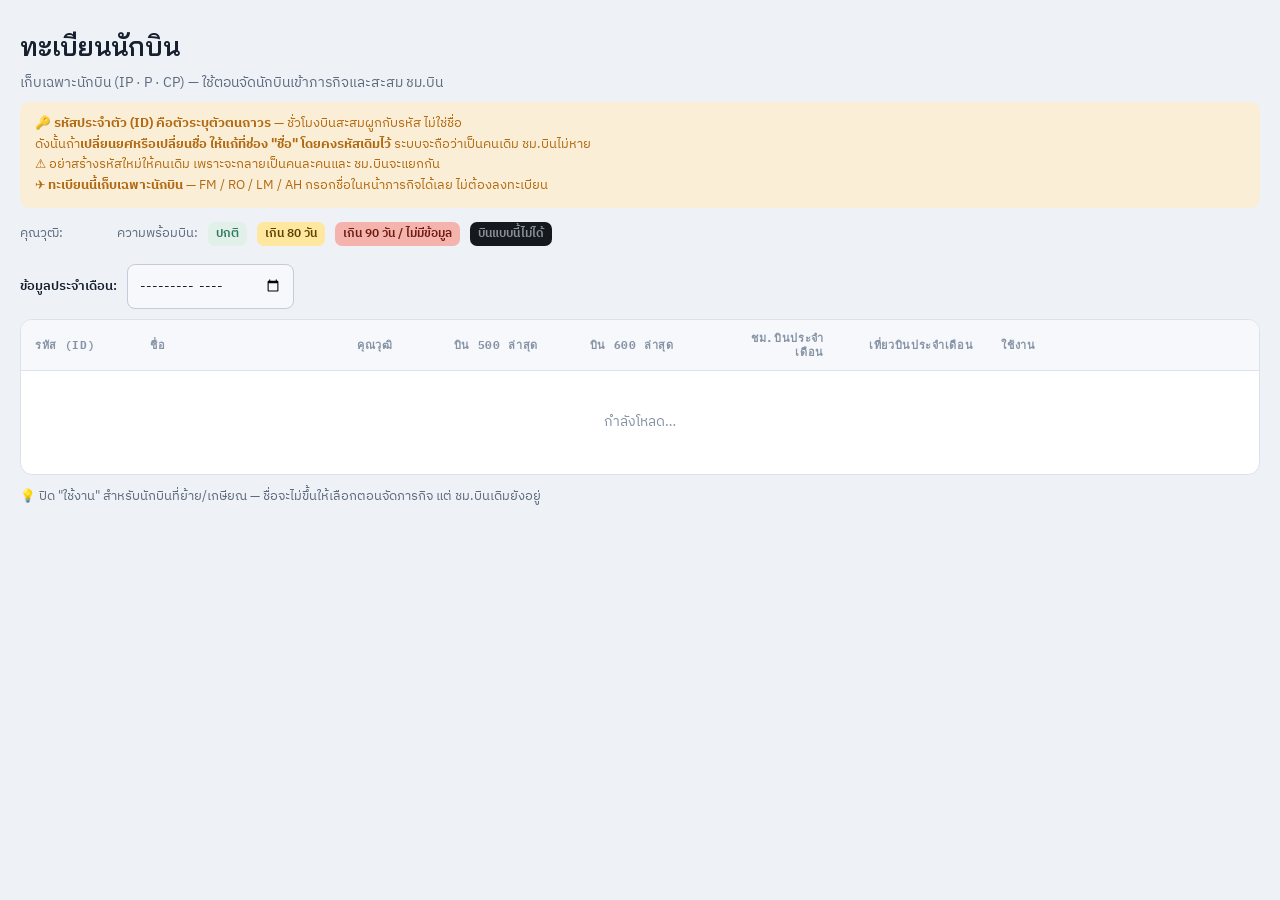
<file: crew.html>
<!doctype html>
<html lang="th">
<head>
<meta charset="utf-8">
<meta name="viewport" content="width=device-width, initial-scale=1">
<title>Flight Operation · ทะเบียนนักบิน</title>
<link rel="preconnect" href="https://fonts.googleapis.com">
<link rel="preconnect" href="https://fonts.gstatic.com" crossorigin>
<link rel="stylesheet" href="https://fonts.googleapis.com/css2?family=Bai+Jamjuree:wght@600;700&family=IBM+Plex+Sans+Thai:wght@400;500;600&family=IBM+Plex+Mono&display=swap">
<link rel="stylesheet" href="css/style.css">
<style>
  .addbox{background:var(--surface);border:1px solid var(--line);border-radius:var(--radius);
          padding:18px 20px;margin-bottom:22px;box-shadow:var(--shadow)}
  .addbox h3{font-family:"Bai Jamjuree",sans-serif;font-weight:600;font-size:15px;margin:0 0 4px}
  .addbox .hint{font-size:12.5px;color:var(--faint);margin:0 0 14px;line-height:1.6}
  .grid4{display:grid;grid-template-columns:150px 1fr 130px auto;gap:12px;align-items:end}
  @media(max-width:720px){ .grid4{grid-template-columns:1fr 1fr} }
  .code{font-family:"IBM Plex Mono",monospace;font-weight:600;color:var(--accent)}
  td input,td select{font-size:13px;padding:6px 8px}
  .msg{font-size:13px;margin-top:10px;min-height:18px}
  .msg.ok{color:var(--good)} .msg.err{color:var(--crit)}
  .inactive{opacity:.5}
  .hrs{font-variant-numeric:tabular-nums;font-weight:600}
  .note{background:var(--accent-soft);color:var(--warn);border-radius:9px;padding:12px 15px;
        font-size:12.5px;line-height:1.65;margin-bottom:20px}
  .note b{font-weight:700}
  /* ตารางทะเบียน: กว้างพอสำหรับทุกคอลัมน์ ถ้าจอแคบให้เลื่อนแนวนอนแทนการบีบช่องชื่อ */
  main .wrap{max-width:1560px}
  .tablewrap table#roster{min-width:1200px;table-layout:fixed}
  #roster th{white-space:normal;line-height:1.3}
  #roster td:last-child{white-space:nowrap}
  /* ช่องความพร้อมบิน (currency) 500 / 600 */
  .cur{border-radius:7px;padding:5px 6px;text-align:center;font-size:12px;font-weight:600;display:flex;
       flex-direction:column;gap:4px;align-items:center}
  .cur.ok  {background:var(--good-soft);color:var(--good)}
  .cur.warn{background:#FFE7A0;color:#5a4300}
  .cur.crit{background:#F4B3AC;color:#6e1b12}
  .cur.na  {background:#15181d;color:#8a929c}
  :root[data-theme="dark"] .cur.warn{background:#5a4300;color:#FFE7A0}
  :root[data-theme="dark"] .cur.crit{background:#5a1a13;color:#F4B3AC}
  .cur .cfk{display:flex;align-items:center;gap:4px;font-size:10.5px;font-weight:600}
  .cur .cfk input{width:15px;height:15px}
  .cur input[type=date]{font-size:11px;padding:3px 4px;width:100%;box-sizing:border-box}
  .cur .dv{font-family:"IBM Plex Mono",monospace}
</style>
</head>
<body>
<main>
  <div class="wrap">
    <div class="page-head">
      <h1>ทะเบียนนักบิน</h1>
      <div class="sub">เก็บเฉพาะนักบิน (IP · P · CP) — ใช้ตอนจัดนักบินเข้าภารกิจและสะสม ชม.บิน</div>
    </div>

    <div class="note">
      🔑 <b>รหัสประจำตัว (ID) คือตัวระบุตัวตนถาวร</b> — ชั่วโมงบินสะสมผูกกับรหัส ไม่ใช่ชื่อ<br>
      ดังนั้นถ้า<b>เปลี่ยนยศหรือเปลี่ยนชื่อ ให้แก้ที่ช่อง "ชื่อ" โดยคงรหัสเดิมไว้</b> ระบบจะถือว่าเป็นคนเดิม ชม.บินไม่หาย<br>
      ⚠️ อย่าสร้างรหัสใหม่ให้คนเดิม เพราะจะกลายเป็นคนละคนและ ชม.บินจะแยกกัน<br>
      ✈️ <b>ทะเบียนนี้เก็บเฉพาะนักบิน</b> — FM / RO / LM / AH กรอกชื่อในหน้าภารกิจได้เลย ไม่ต้องลงทะเบียน
    </div>

    <div style="display:flex;gap:10px;flex-wrap:wrap;align-items:center;margin:-6px 0 18px;font-size:12.5px;color:var(--muted)">
      คุณวุฒิ:
      <span id="lgIP"></span><span id="lgP"></span><span id="lgCP"></span>
      <span style="margin-inline-start:14px">ความพร้อมบิน:</span>
      <span class="cur ok"   style="display:inline-block;padding:2px 8px">ปกติ</span>
      <span class="cur warn" style="display:inline-block;padding:2px 8px">เกิน 80 วัน</span>
      <span class="cur crit" style="display:inline-block;padding:2px 8px">เกิน 90 วัน / ไม่มีข้อมูล</span>
      <span class="cur na"   style="display:inline-block;padding:2px 8px">บินแบบนี้ไม่ได้</span>
    </div>

    <!-- เพิ่มคนใหม่ -->
    <div class="addbox" id="addBox" hidden>
      <h3>+ เพิ่มนักบิน</h3>
      <p class="hint">รหัสกำหนดเองได้ เช่น เลขประจำตัว หรือ P001 · ห้ามซ้ำกับคนอื่น · เก็บเฉพาะนักบินเท่านั้น</p>
      <div class="grid4">
        <div><label>รหัสประจำตัว (ID)</label><input id="n_code" placeholder="เช่น P001"></div>
        <div><label>ชื่อ (พร้อมยศ)</label><input id="n_name" placeholder="เช่น น.อ.ฉัตรฤกษ์"></div>
        <div><label>คุณวุฒิ</label><select id="n_pos">
          <option value="">—</option><option>IP</option><option>P</option><option>CP</option></select></div>
        <button class="btn primary" id="addBtn">เพิ่ม</button>
      </div>
      <div class="msg" id="msg"></div>
    </div>

    <div style="display:flex;align-items:center;gap:10px;flex-wrap:wrap;margin-bottom:10px">
      <label for="month" style="margin:0;font-size:13px">ข้อมูลประจำเดือน:</label>
      <input type="month" id="month" style="width:auto">
      <span class="muted" id="monthLabel" style="font-size:13px"></span>
    </div>
    <div class="tablewrap">
      <table id="roster">
        <thead><tr>
          <th style="width:100px">รหัส (ID)</th><th style="width:180px">ชื่อ</th><th style="width:84px">คุณวุฒิ</th>
          <th style="width:118px">บิน 500 ล่าสุด</th><th style="width:118px">บิน 600 ล่าสุด</th>
          <th style="width:110px;text-align:end">ชม.บินประจำเดือน</th><th style="width:130px;text-align:end">เที่ยวบินประจำเดือน</th><th style="width:96px">ใช้งาน</th><th style="width:140px"></th>
        </tr></thead>
        <tbody id="rows"><tr><td colspan="9" class="empty">กำลังโหลด…</td></tr></tbody>
      </table>
    </div>
    <p class="muted" style="margin-top:12px;font-size:12.5px">
      💡 ปิด "ใช้งาน" สำหรับนักบินที่ย้าย/เกษียณ — ชื่อจะไม่ขึ้นให้เลือกตอนจัดภารกิจ แต่ ชม.บินเดิมยังอยู่
    </p>
  </div>
</main>

<script type="module">
  import { requireAuth, canPlan } from "./js/auth.js";
  import { renderTopbar } from "./js/ui.js";
  import { loadCrew, addCrew, updateCrew, deleteCrew, loadMonthlyStats, loadLastFlown } from "./js/crew.js";
  import { QUALS, qualStyle } from "./js/missions.js";

  const profile = await requireAuth();
  if (profile) {
    renderTopbar(profile);
    const planner = canPlan(profile);
    if (planner) document.getElementById("addBox").hidden = false;

    const msg = document.getElementById("msg");
    ["IP","P","CP"].forEach(q => {
      const el = document.getElementById("lg" + q);
      el.textContent = q;
      el.setAttribute("style", `${qualStyle(q)};font-weight:700;font-family:'IBM Plex Mono',monospace;border-radius:5px;padding:2px 10px`);
    });
    const esc = (s) => String(s ?? "").replace(/[&<>"]/g,
      (c) => ({ "&":"&amp;","<":"&lt;",">":"&gt;",'"':"&quot;" }[c]));

    // ---- ความพร้อมบิน (currency) ----
    const TH_MON_SHORT = ["ม.ค.","ก.พ.","มี.ค.","เม.ย.","พ.ค.","มิ.ย.","ก.ค.","ส.ค.","ก.ย.","ต.ค.","พ.ย.","ธ.ค."];
    const todayMid = new Date(); todayMid.setHours(0,0,0,0);
    const daysSince = (d) => d ? Math.floor((todayMid - new Date(d.slice(0,10)+"T00:00:00")) / 86400000) : null;
    const thShort = (d) => { if(!d) return "—"; const [y,mo,da]=d.slice(0,10).split("-").map(Number);
      return `${da} ${TH_MON_SHORT[mo-1]}${String(y+543).slice(-2)}`; };
    // สี: ดำ=บินไม่ได้ · แดง=เกิน90วัน/ไม่มีข้อมูล · เหลือง=เกิน80วัน · เขียว=ปกติ
    const curClass = (canFly, d) => { if(!canFly) return "na"; const n=daysSince(d);
      if(n===null || n>=90) return "crit"; if(n>=80) return "warn"; return "ok"; };
    const curCell = (type, canFly, d) => {
      const cls = curClass(canFly, d);
      if (!planner) return `<td><div class="cur ${cls}">${canFly ? `<span class="dv">${thShort(d)}</span>${daysSince(d)!==null?`<span style="font-size:10px;opacity:.8">${daysSince(d)} วัน</span>`:""}` : "บินไม่ได้"}</div></td>`;
      return `<td><div class="cur ${cls}" data-cur="${type}">
        <label class="cfk"><input type="checkbox" data-f="can_fly_${type}" ${canFly?"checked":""}> บินได้</label>
        <input type="date" data-f="last_${type}_date" value="${d?d.slice(0,10):""}" ${canFly?"":"disabled"}>
      </div></td>`;
    };

    // ---- เลือกเดือน (ค่าเริ่มต้น = เดือนปัจจุบัน) ----
    const TH_MONTH = ["มกราคม","กุมภาพันธ์","มีนาคม","เมษายน","พฤษภาคม","มิถุนายน",
                      "กรกฎาคม","สิงหาคม","กันยายน","ตุลาคม","พฤศจิกายน","ธันวาคม"];
    const monthInp = document.getElementById("month");
    const now = new Date();
    monthInp.value = `${now.getFullYear()}-${String(now.getMonth() + 1).padStart(2, "0")}`;
    monthInp.addEventListener("change", () => refresh());

    async function refresh() {
      const [yy, mm] = (monthInp.value || monthInp.defaultValue).split("-").map(Number);
      document.getElementById("monthLabel").textContent = `(${TH_MONTH[mm - 1]} ${yy + 543})`;
      const tISO = `${todayMid.getFullYear()}-${String(todayMid.getMonth()+1).padStart(2,"0")}-${String(todayMid.getDate()).padStart(2,"0")}`;
      const [list, stats, flown] = await Promise.all([loadCrew(), loadMonthlyStats(yy, mm - 1), loadLastFlown(tISO)]);
      // วันบินล่าสุด = ค่าที่ใหม่กว่า ระหว่าง ค่าที่บันทึกไว้ (seed/แก้มือ) กับ ภารกิจจัดบินจริง
      const latest = (a, b) => (!a ? b || null : !b ? a : (String(a).slice(0,10) > b ? String(a).slice(0,10) : b));
      list.forEach((c) => {
        c.last_500_date = latest(c.last_500_date, flown[c.id]?.["500"]);
        c.last_600_date = latest(c.last_600_date, flown[c.id]?.["600"]);
      });
      const tb = document.getElementById("rows");
      if (!list.length) {
        tb.innerHTML = `<tr><td colspan="9" class="empty">ยังไม่มีรายชื่อนักบิน${planner ? " · เพิ่มด้านบนได้เลย" : ""}</td></tr>`;
        return;
      }
      tb.innerHTML = list.map((c) => `
        <tr data-id="${c.id}" class="${c.active ? "" : "inactive"}">
          <td><input data-f="code" value="${esc(c.code)}" class="code" ${planner ? "" : "disabled"}></td>
          <td><input data-f="full_name" value="${esc(c.full_name)}" style="${qualStyle(c.position)};font-weight:600" ${planner ? "" : "disabled"}></td>
          <td><select data-f="position" data-qual style="${qualStyle(c.position)};font-weight:700" ${planner ? "" : "disabled"}>
                ${["", ...QUALS, ...(c.position && !QUALS.includes(c.position) ? [c.position] : [])]
                  .map(r=>`<option value="${r}" ${r===(c.position||"")?"selected":""}>${r||"—"}</option>`).join("")}
              </select></td>
          ${curCell("500", c.can_fly_500 !== false, c.last_500_date)}
          ${curCell("600", c.can_fly_600 !== false, c.last_600_date)}
          <td class="num hrs">${(stats[c.id]?.hours || 0).toFixed(1)}</td>
          <td class="num hrs">${stats[c.id]?.flights || 0}</td>
          <td><select data-f="active" ${planner ? "" : "disabled"}>
                <option value="true" ${c.active ? "selected" : ""}>ใช้งาน</option>
                <option value="false" ${!c.active ? "selected" : ""}>ปิด</option>
              </select></td>
          <td>${planner ? `<button class="btn sm" data-save>บันทึก</button>
                           <button class="btn sm" data-del style="color:var(--crit)">ลบ</button>` : ""}</td>
        </tr>`).join("");

      tb.querySelectorAll("[data-qual]").forEach((sel) =>
        sel.addEventListener("change", () => {
          const st = qualStyle(sel.value);
          sel.setAttribute("style", `${st};font-weight:700`);
          sel.closest("tr").querySelector('[data-f="full_name"]').setAttribute("style", `${st};font-weight:600`);
        }));

      // บินได้/ไม่ได้ → เปิด-ปิดช่องวันที่ + เปลี่ยนสีช่องทันที
      tb.querySelectorAll(".cur[data-cur]").forEach((box) => {
        const type = box.dataset.cur;
        const chk = box.querySelector('[data-f="can_fly_'+type+'"]');
        const dt  = box.querySelector('[data-f="last_'+type+'_date"]');
        const paint = () => { dt.disabled = !chk.checked;
          box.className = "cur " + curClass(chk.checked, dt.value || null); };
        chk.addEventListener("change", paint);
        dt.addEventListener("change", paint);
      });

      tb.querySelectorAll("[data-save]").forEach((b) =>
        b.addEventListener("click", async (e) => {
          const tr = e.target.closest("tr");
          const get = (f) => tr.querySelector(`[data-f="${f}"]`).value;
          const code = get("code").trim(), full_name = get("full_name").trim();
          if (!code || !full_name) { alert("รหัสและชื่อห้ามว่าง"); return; }
          b.disabled = true; b.textContent = "…";
          const chk = (f) => tr.querySelector(`[data-f="${f}"]`)?.checked ?? true;
          const date = (f) => tr.querySelector(`[data-f="${f}"]`)?.value || null;
          const err = await updateCrew(tr.dataset.id, {
            code, full_name,
            position: get("position").trim() || null,
            active: get("active") === "true",
            can_fly_500: chk("can_fly_500"), can_fly_600: chk("can_fly_600"),
            last_500_date: date("last_500_date"), last_600_date: date("last_600_date"),
          });
          b.disabled = false; b.textContent = err ? "บันทึก" : "✓";
          if (err) alert("บันทึกไม่สำเร็จ: " + (err.message.includes("duplicate") ? "รหัสนี้ซ้ำกับคนอื่น" : err.message));
          else setTimeout(refresh, 600);
        }));

      tb.querySelectorAll("[data-del]").forEach((b) =>
        b.addEventListener("click", async (e) => {
          const tr = e.target.closest("tr");
          if (!confirm("ลบรายชื่อนักบินนี้? ชั่วโมงบินสะสมของคนนี้จะถูกลบไปด้วย\n(ถ้าแค่ย้าย/เกษียณ ให้ตั้งเป็น \"ปิด\" แทน)")) return;
          b.disabled = true;
          const err = await deleteCrew(tr.dataset.id);
          if (err) { alert("ลบไม่สำเร็จ: " + err.message); b.disabled = false; }
          else refresh();
        }));
    }

    document.getElementById("addBtn")?.addEventListener("click", async () => {
      const code = document.getElementById("n_code").value.trim();
      const full_name = document.getElementById("n_name").value.trim();
      const position = document.getElementById("n_pos").value.trim();
      msg.className = "msg";
      if (!code || !full_name) { msg.className = "msg err"; msg.textContent = "กรุณากรอกรหัสและชื่อ"; return; }
      const err = await addCrew({ code, full_name, position });
      if (err) {
        msg.className = "msg err";
        msg.textContent = err.message.includes("duplicate")
          ? `รหัส "${code}" ถูกใช้แล้ว — ถ้าเป็นคนเดิมที่เปลี่ยนชื่อ ให้แก้ชื่อในตารางด้านล่างแทน`
          : "เพิ่มไม่สำเร็จ: " + err.message;
        return;
      }
      msg.className = "msg ok"; msg.textContent = `เพิ่ม ${full_name} แล้ว`;
      ["n_code","n_name","n_pos"].forEach(id => document.getElementById(id).value = "");
      refresh();
    });

    refresh();
  }
</script>
</body>
</html>
</file>
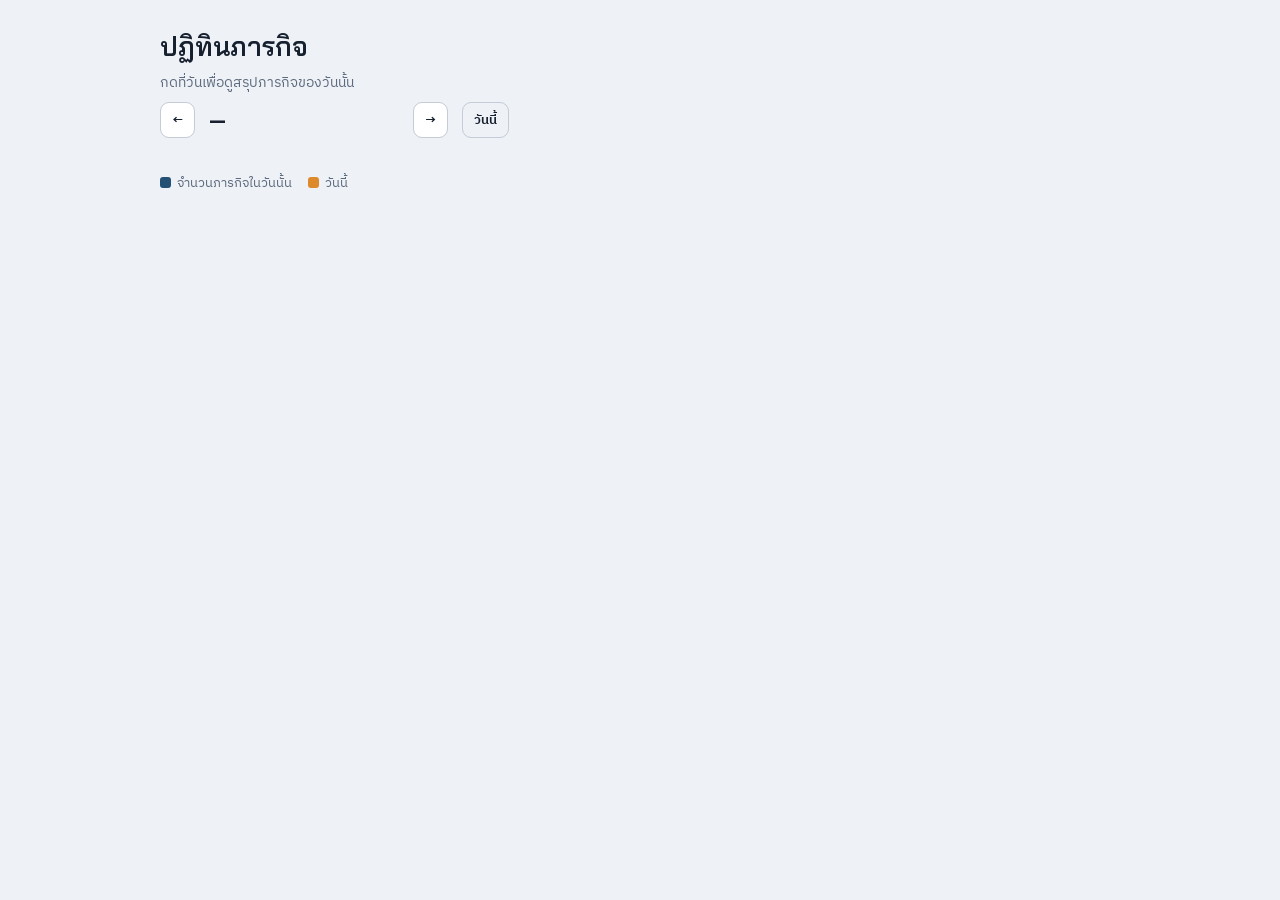
<file: dashboard.html>
<!doctype html>
<html lang="th">
<head>
<meta charset="utf-8">
<meta name="viewport" content="width=device-width, initial-scale=1">
<title>Flight Operation · ปฏิทินภารกิจ</title>
<link rel="preconnect" href="https://fonts.googleapis.com">
<link rel="preconnect" href="https://fonts.gstatic.com" crossorigin>
<link rel="stylesheet" href="https://fonts.googleapis.com/css2?family=Bai+Jamjuree:wght@600;700&family=IBM+Plex+Sans+Thai:wght@400;500;600&family=IBM+Plex+Mono&display=swap">
<link rel="stylesheet" href="css/style.css">
<style>
  .cal-head{display:flex;align-items:center;gap:14px;margin-bottom:14px;flex-wrap:wrap}
  .cal-title{font-family:"Bai Jamjuree",sans-serif;font-weight:700;font-size:22px;min-width:190px}
  .cal{display:grid;grid-template-columns:repeat(7,1fr);gap:6px}
  .dow{font-family:"IBM Plex Mono",monospace;font-size:11px;letter-spacing:.06em;text-transform:uppercase;
       color:var(--faint);text-align:center;padding:6px 0;font-weight:500}
  .day{position:relative;min-height:82px;background:var(--surface);border:1px solid var(--line);
       border-radius:10px;padding:8px 9px;cursor:pointer;text-align:start;font:inherit;color:inherit;
       display:flex;flex-direction:column;gap:6px;transition:border-color .12s,background .12s}
  .day:hover{border-color:var(--primary);background:var(--primary-soft)}
  .day.blank{background:transparent;border-color:transparent;cursor:default}
  .day.blank:hover{background:transparent}
  .day .num{font-size:13px;font-weight:600;color:var(--muted);font-variant-numeric:tabular-nums}
  .day.today{border-color:var(--accent);border-width:2px}
  .day.today .num{color:var(--accent)}
  .day .cnt{display:inline-flex;align-items:center;gap:5px;background:var(--primary);color:#fff;
            border-radius:999px;padding:3px 10px;font-size:12px;font-weight:600;align-self:flex-start}
  .day.none{opacity:.62}
  .day.weekend{background:var(--surface-2)}
  .legend{display:flex;gap:16px;font-size:12.5px;color:var(--muted);margin-top:16px;flex-wrap:wrap}
  .legend i{display:inline-block;width:11px;height:11px;border-radius:3px;margin-inline-end:6px;vertical-align:-1px}
  @media(max-width:620px){ .day{min-height:62px;padding:6px} .day .cnt{padding:2px 7px;font-size:11px} }
</style>
</head>
<body>
<main>
  <div class="wrap">
    <div class="page-head">
      <h1>ปฏิทินภารกิจ</h1>
      <div class="sub">กดที่วันเพื่อดูสรุปภารกิจของวันนั้น</div>
    </div>

    <div class="cal-head">
      <button class="btn sm" id="prev">←</button>
      <div class="cal-title" id="title">—</div>
      <button class="btn sm" id="next">→</button>
      <button class="btn sm ghost" id="today">วันนี้</button>
      <a class="btn sm primary" id="addBtn" href="#" hidden style="margin-inline-start:auto">+ เพิ่มภารกิจ</a>
    </div>

    <div class="cal" id="dow"></div>
    <div class="cal" id="grid" style="margin-top:6px"></div>

    <div class="legend">
      <span><i style="background:var(--primary)"></i>จำนวนภารกิจในวันนั้น</span>
      <span><i style="background:var(--accent)"></i>วันนี้</span>
    </div>

    <details id="offRangeBox" hidden style="background:var(--surface);border:1px solid var(--line);border-radius:12px;padding:12px 16px;margin-top:22px;box-shadow:var(--shadow)">
      <summary style="cursor:pointer;font-weight:600;font-size:14px">🟥 ตั้ง "ไม่ว่าง" ของนักบินเป็นช่วงวันที่ (กรอกทีเดียว ไม่ต้องไล่ทีละวัน)</summary>
      <div style="display:flex;gap:10px;flex-wrap:wrap;align-items:end;margin-top:12px">
        <div><label style="font-size:12px">นักบิน</label><br><select id="orPilot" style="min-width:210px"></select></div>
        <div><label style="font-size:12px">ตั้งแต่วันที่</label><br><input type="date" id="orFrom" style="width:auto"></div>
        <div><label style="font-size:12px">ถึงวันที่</label><br><input type="date" id="orTo" style="width:auto"></div>
        <div style="flex:1;min-width:160px"><label style="font-size:12px">หมายเหตุ (ถ้ามี)</label><br><input id="orNote" placeholder="เช่น ลาพักผ่อน / ราชการ" style="width:100%"></div>
        <button class="btn sm primary" id="orApply">ทำเครื่องหมายไม่ว่าง</button>
        <button class="btn sm ghost" id="orClear">ลบช่วงนี้</button>
      </div>
      <div id="orMsg" style="font-size:12.5px;margin-top:8px;min-height:16px"></div>
    </details>
  </div>
</main>

<script type="module">
  import { requireAuth, canPlan } from "./js/auth.js";
  import { renderTopbar } from "./js/ui.js";
  import { loadMonthCounts, isoLocal, esc } from "./js/missions.js";
  import { loadCrew } from "./js/crew.js";
  import { addUnavailable, removeUnavailable } from "./js/queue.js";

  const profile = await requireAuth();
  if (profile) {
    renderTopbar(profile);

    const DOW = ["อา","จ","อ","พ","พฤ","ศ","ส"];
    document.getElementById("dow").innerHTML = DOW.map(d=>`<div class="dow">${d}</div>`).join("");

    const TH_MONTH = ["มกราคม","กุมภาพันธ์","มีนาคม","เมษายน","พฤษภาคม","มิถุนายน",
                      "กรกฎาคม","สิงหาคม","กันยายน","ตุลาคม","พฤศจิกายน","ธันวาคม"];

    let view = new Date(); view.setDate(1);
    const todayStr = isoLocal(new Date());

    if (canPlan(profile)) {
      const a = document.getElementById("addBtn");
      a.hidden = false;
      a.href = `mission.html?new=1&date=${todayStr}`;

      // ---------- ตั้ง "ไม่ว่าง" เป็นช่วงวันที่ ----------
      document.getElementById("offRangeBox").hidden = false;
      const fr = document.getElementById("orFrom"), to = document.getElementById("orTo");
      const msg = document.getElementById("orMsg");
      fr.value = todayStr; to.value = todayStr;
      loadCrew(false).then((crew) => {
        document.getElementById("orPilot").innerHTML = `<option value="">— เลือกนักบิน —</option>` +
          crew.map(c => `<option value="${c.id}">${esc(c.full_name)} (${esc(c.code)})</option>`).join("");
      });
      const datesBetween = (x, z) => {
        const out = []; if (!x || !z) return out;
        let d = new Date(x + "T00:00:00"); const end = new Date(z + "T00:00:00");
        if (end < d) return out;
        for (; d <= end; d.setDate(d.getDate() + 1)) out.push(isoLocal(d));
        return out;
      };
      const readRange = () => {
        const id = document.getElementById("orPilot").value;
        const ds = datesBetween(fr.value, to.value);
        if (!id) { msg.style.color = "var(--crit)"; msg.textContent = "กรุณาเลือกนักบิน"; return null; }
        if (!ds.length) { msg.style.color = "var(--crit)"; msg.textContent = "ช่วงวันที่ไม่ถูกต้อง (วันสิ้นสุดต้องไม่ก่อนวันเริ่ม)"; return null; }
        return { id, ds };
      };
      const shortD = (s) => { const [, mo, da] = s.split("-").map(Number); return `${da}/${mo}`; };
      document.getElementById("orApply").addEventListener("click", async (e) => {
        const r = readRange(); if (!r) return;
        e.target.disabled = true; msg.style.color = "var(--muted)"; msg.textContent = "กำลังบันทึก…";
        const err = await addUnavailable(r.id, r.ds, document.getElementById("orNote").value);
        e.target.disabled = false;
        if (err) { msg.style.color = "var(--crit)"; msg.textContent = "บันทึกไม่สำเร็จ: " + err.message; return; }
        msg.style.color = "var(--good)"; msg.textContent = `ตั้งไม่ว่าง ${r.ds.length} วัน (${shortD(r.ds[0])}–${shortD(r.ds[r.ds.length-1])}) แล้ว`;
      });
      document.getElementById("orClear").addEventListener("click", async (e) => {
        const r = readRange(); if (!r) return;
        e.target.disabled = true; msg.style.color = "var(--muted)"; msg.textContent = "กำลังลบ…";
        const err = await removeUnavailable(r.id, r.ds);
        e.target.disabled = false;
        if (err) { msg.style.color = "var(--crit)"; msg.textContent = "ลบไม่สำเร็จ: " + err.message; return; }
        msg.style.color = "var(--good)"; msg.textContent = `ลบสถานะไม่ว่าง ${r.ds.length} วันแล้ว`;
      });
    }

    async function render() {
      const y = view.getFullYear(), m = view.getMonth();
      document.getElementById("title").textContent = `${TH_MONTH[m]} ${y + 543}`;

      const counts = await loadMonthCounts(y, m);
      const firstDow = new Date(y, m, 1).getDay();
      const daysInMonth = new Date(y, m + 1, 0).getDate();

      let html = "";
      for (let i = 0; i < firstDow; i++) html += `<div class="day blank"></div>`;
      for (let d = 1; d <= daysInMonth; d++) {
        const date = isoLocal(new Date(y, m, d));
        const n = counts[date] || 0;
        const dow = new Date(y, m, d).getDay();
        const cls = ["day", n ? "" : "none", (dow===0||dow===6) ? "weekend" : "",
                     date === todayStr ? "today" : ""].filter(Boolean).join(" ");
        html += `<button class="${cls}" data-date="${date}">
                   <span class="num">${d}</span>
                   ${n ? `<span class="cnt">✈️ ${n}</span>` : ``}
                 </button>`;
      }
      const grid = document.getElementById("grid");
      grid.innerHTML = html;
      grid.querySelectorAll("[data-date]").forEach((b) =>
        b.addEventListener("click", () => location.href = `day.html?date=${b.dataset.date}`));
    }

    document.getElementById("prev").addEventListener("click", () => { view.setMonth(view.getMonth()-1); render(); });
    document.getElementById("next").addEventListener("click", () => { view.setMonth(view.getMonth()+1); render(); });
    document.getElementById("today").addEventListener("click", () => { view = new Date(); view.setDate(1); render(); });
    render();
  }
</script>
</body>
</html>
</file>
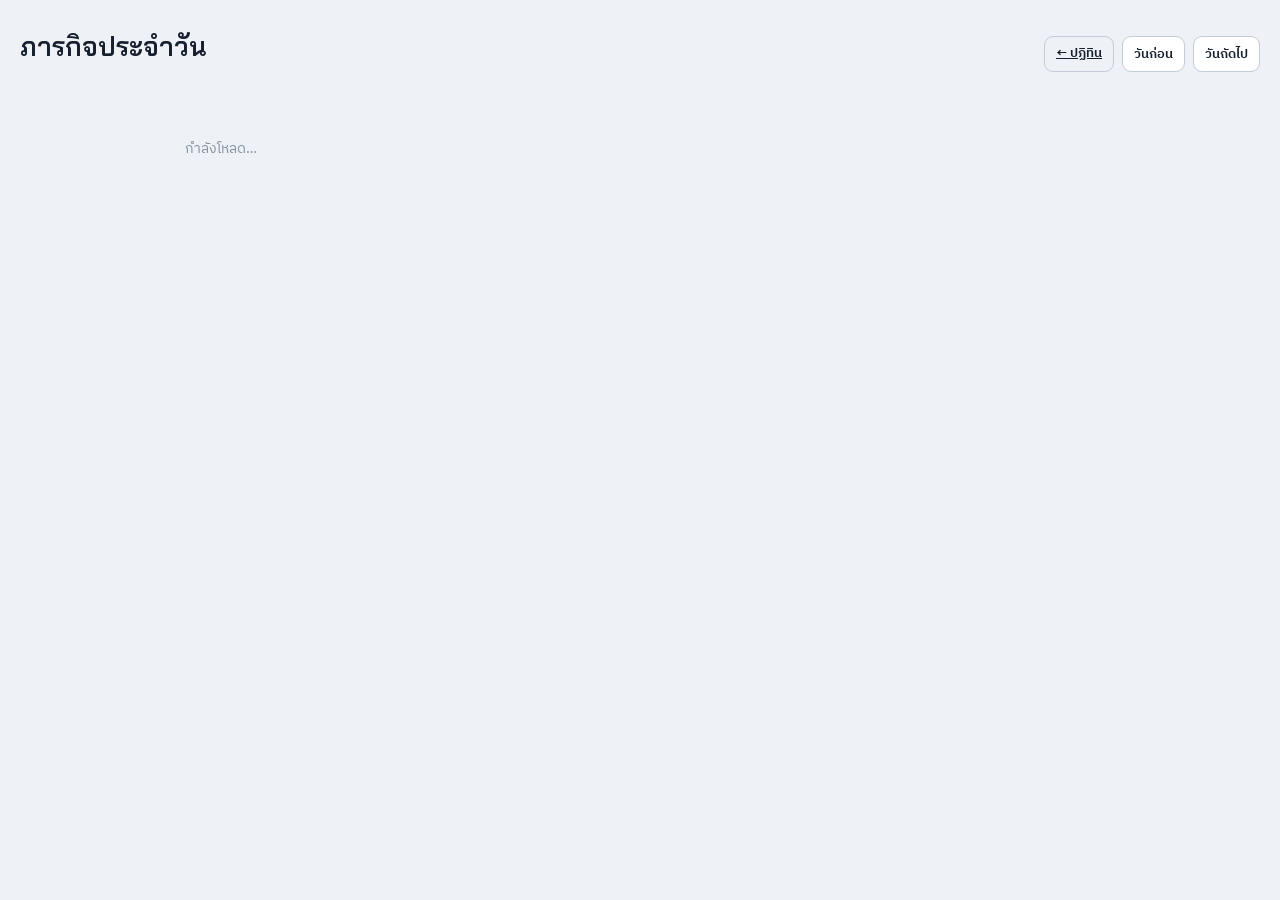
<file: day.html>
<!doctype html>
<html lang="th">
<head>
<meta charset="utf-8">
<meta name="viewport" content="width=device-width, initial-scale=1">
<title>Flight Operation · ภารกิจประจำวัน</title>
<link rel="preconnect" href="https://fonts.googleapis.com">
<link rel="preconnect" href="https://fonts.gstatic.com" crossorigin>
<link rel="stylesheet" href="https://fonts.googleapis.com/css2?family=Bai+Jamjuree:wght@600;700&family=IBM+Plex+Sans+Thai:wght@400;500;600&family=IBM+Plex+Mono&display=swap">
<link rel="stylesheet" href="css/style.css">
<link rel="stylesheet" href="css/sheet.css">
<style>
  main .wrap{max-width:1560px}
  .day-head{display:flex;align-items:end;gap:14px;flex-wrap:wrap;margin-bottom:18px}
  /* บรรทัดละ 3 ภารกิจ · จอเล็กลดเป็น 2 และ 1 */
  .sheets{display:grid;grid-template-columns:repeat(3,minmax(0,1fr));gap:16px;align-items:start}
  @media(max-width:1180px){ .sheets{grid-template-columns:repeat(2,minmax(0,1fr))} }
  @media(max-width:760px){  .sheets{grid-template-columns:1fr} }
  /* ย่อการ์ดให้ 3 ใบพอดีบรรทัด */
  .sheets .sheet-top{padding:6px 9px;gap:6px}
  .sheets table.fm{font-size:11.5px}
  .sheets table.fm td{padding:4px 6px;line-height:1.4}
  .sheets table.fm td.lb{font-size:10.5px}

  /* ---- แจ้งไม่ว่าง ---- */
  .avail{background:var(--surface);border:1px solid var(--line);border-radius:var(--radius);
         padding:14px 18px;margin-bottom:18px;box-shadow:var(--shadow);display:grid;gap:14px;
         grid-template-columns:minmax(0,1.2fr) minmax(0,1fr)}
  @media(max-width:760px){ .avail{grid-template-columns:1fr} }
  .avail h3{font-family:"Bai Jamjuree",sans-serif;font-weight:600;font-size:15px;margin:0 0 8px}
  .me-line{font-size:13px;color:var(--muted);margin-bottom:10px}
  .me-line b{color:var(--ink)}
  .off-toggle{display:flex;align-items:center;gap:10px;padding:10px 12px;border-radius:9px;
              border:1px solid var(--line-strong);background:var(--surface-2);cursor:pointer;font-weight:600}
  .off-toggle input{width:20px;height:20px;accent-color:#C0504D;flex:none}
  .off-toggle.on{background:#F6D5D3;border-color:#C0504D;color:#7A1F1B}
  :root[data-theme="dark"] .off-toggle.on{background:#4A2624;color:#F3C3C0}
  @media(prefers-color-scheme:dark){:root:not([data-theme="light"]) .off-toggle.on{background:#4A2624;color:#F3C3C0}}
  .note-row{display:flex;gap:8px;margin-top:8px}
  .note-row input{flex:1}
  .av-msg{font-size:12.5px;min-height:17px;margin-top:6px}
  .av-msg.ok{color:var(--good)} .av-msg.err{color:var(--crit)}
  .off-list{display:flex;flex-direction:column;gap:6px;max-height:190px;overflow:auto}
  .off-item{display:flex;gap:8px;align-items:baseline;font-size:13px;padding:6px 9px;border-radius:7px;
            background:var(--surface-2);border-inline-start:4px solid #C0504D}
  .off-item b{font-weight:600;white-space:nowrap}
  .off-item span{color:var(--muted);font-size:12.5px;flex:1}
  .off-item .off-del{margin-inline-start:auto;padding:3px 10px;font-size:12px;color:var(--crit)}
  .off-item{align-items:center}
  .off-list{max-height:260px}

</style>
</head>
<body>
<main>
  <div class="wrap">
    <div class="page-head day-head">
      <div>
        <h1 id="title">ภารกิจประจำวัน</h1>
        <div class="sub" id="sub"></div>
      </div>
      <div style="margin-inline-start:auto;display:flex;gap:8px;flex-wrap:wrap">
        <a class="btn sm ghost" href="dashboard.html">← ปฏิทิน</a>
        <button class="btn sm" id="prevDay">วันก่อน</button>
        <button class="btn sm" id="nextDay">วันถัดไป</button>
        <a class="btn sm primary" id="addBtn" href="#" hidden>+ เพิ่มภารกิจ</a>
      </div>
    </div>

    <div class="avail" id="avail" hidden>
      <div id="mePanel"></div>
      <div>
        <h3>นักบินที่ไม่ว่างวันนี้ <span id="offCount" class="muted" style="font-weight:400"></span></h3>
        <div class="off-list" id="offList"></div>
      </div>
    </div>

    <div class="sheets" id="sheets"><div class="empty">กำลังโหลด…</div></div>
  </div>
</main>

<script type="module">
  import { requireAuth, canPlan } from "./js/auth.js";
  import { attachCombo, comboHTML } from "./js/combobox.js";
  import { qualStyle } from "./js/missions.js";
  import { loadRoster, loadUnavailableOn, setUnavailable, clearUnavailable } from "./js/availability.js";
  import { renderTopbar } from "./js/ui.js";
  import { loadMissionsByDate, esc } from "./js/missions.js";
  import { sheetHTML, orderMissions, hasCustomOrder, wireReorder, resetOrder, wireSheetDelete } from "./js/mission-sheet.js";

  const profile = await requireAuth();
  if (profile) {
    renderTopbar(profile);
    const planner = canPlan(profile);

    let date = new URLSearchParams(location.search).get("date");
    if (!date || !/^\d{4}-\d{2}-\d{2}$/.test(date)) {
      const n = new Date();
      date = `${n.getFullYear()}-${String(n.getMonth()+1).padStart(2,"0")}-${String(n.getDate()).padStart(2,"0")}`;
    }

    const TH_MONTH = ["ม.ค.","ก.พ.","มี.ค.","เม.ย.","พ.ค.","มิ.ย.","ก.ค.","ส.ค.","ก.ย.","ต.ค.","พ.ย.","ธ.ค."];
    const TH_DOW = ["อาทิตย์","จันทร์","อังคาร","พุธ","พฤหัสบดี","ศุกร์","เสาร์"];

    function shift(days) {
      const [y,m,d] = date.split("-").map(Number);
      const nd = new Date(y, m-1, d + days);
      location.href = `day.html?date=${nd.getFullYear()}-${String(nd.getMonth()+1).padStart(2,"0")}-${String(nd.getDate()).padStart(2,"0")}`;
    }
    document.getElementById("prevDay").addEventListener("click", ()=>shift(-1));
    document.getElementById("nextDay").addEventListener("click", ()=>shift(1));

    if (planner) {
      const a = document.getElementById("addBtn");
      a.hidden = false; a.href = `mission.html?new=1&date=${date}`;
    }

    // =================================================================
    //  นักบินที่ไม่ว่างวันนี้: เลือกจากทะเบียนนักบิน + หมายเหตุ → เพิ่ม / ลบ
    // =================================================================
    const roster = await loadRoster();
    let picked = null, combo = null;

    function buildAddPanel() {
      const panel = document.getElementById("mePanel");
      panel.innerHTML = `
        <h3>เพิ่มนักบินที่ไม่ว่าง</h3>
        <div class="me-line">เลือกชื่อจากทะเบียนนักบิน (พิมพ์ชื่อ รหัส หรือ IP/P/CP เพื่อค้นหา)</div>
        <div id="offPick">${comboHTML("พิมพ์ชื่อนักบิน แล้วเลือกจากรายการ")}</div>
        <div class="note-row">
          <input id="offNote" placeholder="หมายเหตุ เช่น ลาพักผ่อน / ไปราชการ / ตรวจสุขภาพ">
          <button class="btn primary" id="offAdd" style="white-space:nowrap">เพิ่ม</button>
        </div>
        <div class="av-msg" id="avMsg">จะแสดงเป็นช่องสีแดงในหน้าคิวบิน</div>`;
      combo = attachCombo(panel.querySelector("#offPick .cb"),
        roster.map(c => ({ id: c.id, label: c.full_name, hint: c.code, aliases: c.aliases || [],
                           tag: c.position ? { text: c.position, style: qualStyle(c.position) } : null })),
        { emptyHtml: "ไม่พบชื่อนี้ในทะเบียนนักบิน",
          onChange: ({ item }) => { picked = item; } });

      const add = async () => {
        const msg = document.getElementById("avMsg");
        if (!picked) { msg.className = "av-msg err"; msg.textContent = "พิมพ์แล้วเลือกชื่อจากรายการก่อน (ช่องต้องขึ้น ✓ เขียว)"; return; }
        const btn = document.getElementById("offAdd");
        btn.disabled = true;
        const who = picked;
        const err = await setUnavailable(who.id, date, document.getElementById("offNote").value);
        btn.disabled = false;
        if (err) { msg.className = "av-msg err"; msg.textContent = "เพิ่มไม่สำเร็จ: " + err.message; return; }
        picked = null;
        buildAddPanel();                                   // ล้างช่องให้พร้อมเพิ่มคนถัดไป
        const m2 = document.getElementById("avMsg");
        m2.className = "av-msg ok"; m2.textContent = `เพิ่ม ${who.label} แล้ว`;
        await renderOffList();
        document.querySelector("#offPick .cb-input").focus();
      };
      document.getElementById("offAdd").addEventListener("click", add);
      document.getElementById("offNote").addEventListener("keydown", (e) => { if (e.key === "Enter") add(); });
    }

    async function renderOffList() {
      const offs = await loadUnavailableOn(date);
      document.getElementById("offCount").textContent = offs.length ? `(${offs.length})` : "";
      const list = document.getElementById("offList");
      list.innerHTML = offs.length
        ? offs.map(o => `<div class="off-item" data-crew="${o.crew_member_id}">
             <b>${esc(o.crew_members?.full_name || "-")}</b>
             <span>${esc(o.note || "")}</span>
             <button class="btn sm off-del" data-del title="ลบ">ลบ</button>
           </div>`).join("")
        : `<div class="muted" style="font-size:13px">ไม่มี</div>`;
      list.querySelectorAll("[data-del]").forEach(b => b.addEventListener("click", async (e) => {
        const row = e.target.closest(".off-item");
        const name = row.querySelector("b").textContent;
        if (!confirm(`ลบ ${name} ออกจากรายชื่อไม่ว่างวันนี้?`)) return;
        b.disabled = true;
        const err = await clearUnavailable(row.dataset.crew, date);
        if (err) { alert("ลบไม่สำเร็จ: " + err.message); b.disabled = false; return; }
        renderOffList();
      }));
    }

    document.getElementById("avail").hidden = false;
    buildAddPanel();
    renderOffList();

    const [yy,mm,dd] = date.split("-").map(Number);
    const dObj = new Date(yy, mm-1, dd);
    document.getElementById("title").textContent =
      `วัน${TH_DOW[dObj.getDay()]}ที่ ${dd} ${TH_MONTH[mm-1]} ${yy+543}`;

    async function refresh() {
      const box = document.getElementById("sheets");
      box.innerHTML = `<div class="empty">กำลังโหลด…</div>`;
      // ลำดับที่ผู้วางแผนจัดเอง หรือเรียงตาม T/O (T/O ไม่ใช่เวลา เช่น STBY อยู่ท้าย)
      const list = orderMissions(await loadMissionsByDate(date));
      const custom = hasCustomOrder(list);
      const sub = document.getElementById("sub");
      sub.textContent = list.length
        ? `${list.length} ภารกิจ · ${custom ? "เรียงตามที่จัดเอง" : "เรียงตามเวลา T/O"}${planner && list.length > 1 ? " (ลาก ⠿ เพื่อย้าย)" : ""}`
        : "ยังไม่มีภารกิจในวันนี้";
      if (planner && custom) {
        const b = document.createElement("button");
        b.className = "btn sm ghost order-reset"; b.textContent = "↺ เรียงตาม T/O";
        b.addEventListener("click", async () => {
          if (!confirm("ล้างลำดับที่จัดเอง แล้วเรียงการ์ดตามเวลา T/O?")) return;
          const err = await resetOrder(list.map(m => m.id));
          if (err) alert("ไม่สำเร็จ: " + err.message); refresh();
        });
        sub.appendChild(b);
      }
      box.innerHTML = list.length ? list.map(m => sheetHTML(m, { planner })).join("")
        : `<div class="empty">ยังไม่มีภารกิจในวันนี้${planner ? ' · กด "+ เพิ่มภารกิจ" เพื่อสร้าง' : ""}</div>`;
      wireSheetDelete(box, refresh);
      if (planner) wireReorder(box, (err) => { if (err) alert("บันทึกลำดับไม่สำเร็จ: " + err.message); refresh(); });
    }
    refresh();
  }
</script>
</body>
</html>
</file>
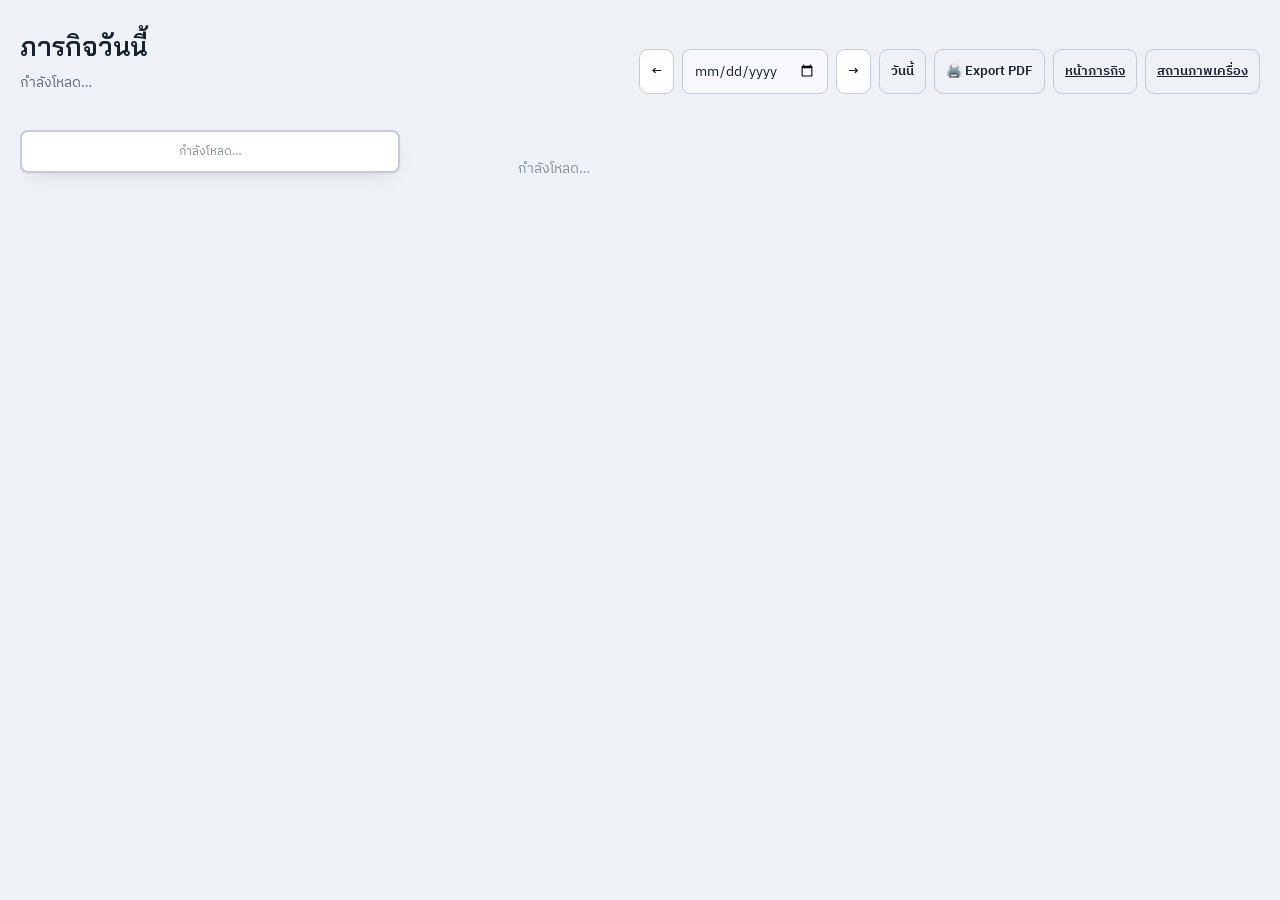
<file: home.html>
<!doctype html>
<html lang="th">
<head>
<meta charset="utf-8">
<meta name="viewport" content="width=device-width, initial-scale=1">
<title>Flight Operation · หน้าหลัก</title>
<link rel="preconnect" href="https://fonts.googleapis.com">
<link rel="preconnect" href="https://fonts.gstatic.com" crossorigin>
<link rel="stylesheet" href="https://fonts.googleapis.com/css2?family=Bai+Jamjuree:wght@600;700&family=IBM+Plex+Sans+Thai:wght@400;500;600&family=IBM+Plex+Mono&display=swap">
<link rel="stylesheet" href="css/style.css">
<link rel="stylesheet" href="css/sheet.css">
<style>
  main .wrap{max-width:1720px}
  .home-head{display:flex;align-items:end;gap:12px;flex-wrap:wrap;margin-bottom:16px}
  .home-head .links{margin-inline-start:auto;display:flex;gap:8px;flex-wrap:wrap}

  /* กระดาน: แผงสถานภาพเครื่อง (ซ้าย) + การ์ดภารกิจ (ขวา) */
  #fit{overflow:hidden}
  #fit>.board{transform-origin:top left}
  .board{display:grid;grid-template-columns:380px minmax(0,1fr);gap:18px;align-items:start}
  /* การ์ดภารกิจ 3 ใบต่อบรรทัดเสมอ */
  .sheets.three{display:grid;grid-template-columns:repeat(3,minmax(0,1fr));gap:12px;align-items:start}

  /* โหมด scale ความกว้างพอดีจอ: บังคับเลย์เอาต์เดสก์ท็อป ไม่ให้ media query ทำการ์ดตกบรรทัด */
  body.fit-w .board{grid-template-columns:380px minmax(0,1fr)}
  body.fit-w .sheets.three{grid-template-columns:repeat(3,minmax(0,1fr))}
  /* จอแคบ (มือถือ) ที่ไม่ scale: ยุบเป็นคอลัมน์เดียว เลื่อนได้ปกติ */
  @media(max-width:700px){
    body:not(.fit-w) .board{grid-template-columns:1fr}
    body:not(.fit-w) .sheets.three{grid-template-columns:1fr}
  }

  /* ย่อการ์ดบนกระดานหน้าหลักให้ 3 ใบพอดีในคอลัมน์ขวา */
  .board .sheet-top{padding:6px 9px;gap:6px}
  .board .sheet-top .btn{padding:3px 7px;font-size:11px}
  .board table.fm{font-size:11px}
  .board table.fm td{padding:3px 5px;line-height:1.35}
  .board table.fm td.lb{font-size:10px}
  .board .crewgrid span{font-size:10.5px;padding:1px 3px}

  /* ---- แผงสถานภาพเครื่อง ---- */
  .acp{border:2px solid var(--line-strong);border-radius:8px;overflow:hidden;background:var(--surface);
       box-shadow:var(--shadow);position:sticky;top:12px}
  .acp-title{background:var(--surface-2);border-bottom:2px solid var(--line-strong);text-align:center;
             padding:8px 10px;font-family:"Bai Jamjuree",sans-serif;font-weight:700;line-height:1.35}
  .acp-title .t1{font-size:14px}
  .acp-title .t2{font-size:12px;color:var(--muted);font-weight:600}
  .acp-title .t3{font-size:12px;color:var(--primary);font-weight:700;margin-top:2px}

  .acp-row{display:grid;grid-template-columns:60px minmax(0,1fr) 132px;border-top:1px solid var(--line-strong)}
  .acp-tail{display:flex;flex-direction:column;align-items:center;justify-content:center;gap:2px;
            color:#fff;padding:6px 2px;text-align:center}
  .acp-row.s-FMC .acp-tail{background:#2E7D5B}
  .acp-row.s-PMC .acp-tail{background:#E0A32B;color:#2a1e00}
  .acp-row.s-NMC .acp-tail{background:#C0392B}
  .acp-tail .num{font-family:"Bai Jamjuree",sans-serif;font-weight:700;font-size:19px;line-height:1}
  .acp-tail .st{font-family:"IBM Plex Mono",monospace;font-weight:700;font-size:10.5px}
  .acp-defs{padding:5px 8px;border-inline:1px solid var(--line-strong);font-size:11px;line-height:1.4;
            color:var(--ink)}
  .acp-defs ol{margin:0;padding-inline-start:15px}
  .acp-defs li{margin:1px 0}
  .acp-defs .dash{color:var(--faint)}
  .acp-checks{padding:5px 7px;display:flex;flex-direction:column;gap:2px;font-size:11px}
  .acp-chk{display:flex;gap:5px;align-items:baseline}
  .acp-chk .nm{font-family:"IBM Plex Mono",monospace;font-weight:700;color:var(--primary);min-width:46px}
  .acp-chk .due{color:var(--ink)}

  /* ---- บล็อก STBY ---- */
  .acp-stby{border-top:2px solid var(--line-strong);background:var(--surface-2);padding:8px 10px}
  .acp-stby .hd{display:flex;align-items:center;gap:8px;font-weight:700;font-size:12.5px;margin-bottom:5px}
  .acp-stby .hd .tag{font-family:"IBM Plex Mono",monospace;background:#fff;color:#16202E;
                     border:1px solid var(--line-strong);border-radius:5px;padding:1px 7px;font-size:11px}
  .acp-stby .cw{display:grid;grid-template-columns:38px 1fr;gap:1px 8px;font-size:11.5px}
  .acp-stby .cw .rl{font-family:"IBM Plex Mono",monospace;font-weight:700;color:var(--muted)}
  .acp-stby .poc{margin-top:5px;font-size:11px;color:var(--muted)}
  .acp-empty{padding:10px;text-align:center;color:var(--faint);font-size:12px}

  /* ---- ท้ายกระดาน: น.จัดบินภารกิจ (วันถัดไป) ---- */
  .acp-foot{border-top:2px solid var(--line-strong);background:var(--surface-2);padding:9px 10px}
  .acp-foot .fline{padding:5px 0}
  .acp-foot .fline + .fline{border-top:1px dashed var(--line)}
  .acp-foot .lb{font-size:11.5px;font-weight:700;color:var(--muted);text-align:center;margin-bottom:6px}
  .acp-foot .lb .dt{color:var(--primary)}
  .acp-foot .show{text-align:center;font-size:13px;font-weight:600;color:var(--ink);min-height:18px}
  .acp-foot .show .ph{font-family:"IBM Plex Mono",monospace;color:var(--muted);margin-inline-start:8px;font-weight:500}
  .acp-foot .show .none{color:var(--faint);font-weight:400}
  .acp-foot .edit{display:none;gap:6px;flex-wrap:wrap}
  .acp-foot.editing .edit{display:flex}
  .acp-foot.editing .show{display:none}
  .acp-foot .edit input{flex:1;min-width:110px;font-size:12.5px;padding:5px 8px}
  .acp-foot .edit input.ph{flex:none;width:130px;font-family:"IBM Plex Mono",monospace}
  .acp-foot .tools{display:flex;justify-content:center;gap:8px;margin-top:6px}

  /* ---- Export PDF: พิมพ์กระดานตาม layout เดิม แนวนอน 1 หน้า ---- */
  /* (JS preparePrint() จะ scale #fit>.board ให้พอดี A4 แนวนอนก่อนพิมพ์) */
  @media print {
    @page { size: A4 landscape; margin: 6mm; }
    * { -webkit-print-color-adjust: exact !important; print-color-adjust: exact !important; }
    .topbar, .home-head { display: none !important; }
    body { background: #fff !important; }
    main { padding: 0 !important; }
    main .wrap { max-width: none !important; padding: 0 !important; }
    .acp { position: static !important; box-shadow: none !important; }
    .sheet { box-shadow: none !important; break-inside: avoid; }
    .acp-foot .tools, .acp-foot .edit, .sheet-actions { display: none !important; }
  }
</style>
</head>
<body>
<main>
  <div class="wrap">
    <div class="page-head home-head">
      <div>
        <h1 id="title">ภารกิจวันนี้</h1>
        <div class="sub" id="sub">กำลังโหลด…</div>
      </div>
      <div class="links">
        <button class="btn sm" id="prevDay" title="วันก่อนหน้า">←</button>
        <input type="date" id="datePick" style="width:auto">
        <button class="btn sm" id="nextDay" title="วันถัดไป">→</button>
        <button class="btn sm ghost" id="todayBtn">วันนี้</button>
        <button class="btn sm ghost" id="pdfBtn">🖨️ Export PDF</button>
        <a class="btn sm ghost" id="dayLink" href="day.html">หน้าภารกิจ</a>
        <a class="btn sm ghost" href="status.html">สถานภาพเครื่อง</a>
        <a class="btn sm primary" id="addBtn" href="#" hidden>+ เพิ่มภารกิจ</a>
      </div>
    </div>

    <div id="fit">
      <div class="board">
        <aside class="acp" id="acp"><div class="acp-empty">กำลังโหลด…</div></aside>
        <div class="sheets three" id="sheets"><div class="empty">กำลังโหลด…</div></div>
      </div>
    </div>
  </div>
</main>

<script type="module">
  import { getCurrentProfile, canPlan } from "./js/auth.js";
  import { renderTopbar } from "./js/ui.js";
  import { loadMissionsByDate, reportOf, isStby } from "./js/missions.js";
  import { sheetHTML, orderMissions, hasCustomOrder, wireReorder, resetOrder, wireSheetDelete } from "./js/mission-sheet.js";
  import { loadAircraft, loadDefects, loadChecks } from "./js/status.js";
  import { supabase } from "./js/supabase.js";

  const profile = await getCurrentProfile();

  if (!profile || !profile.email) {          // ยังไม่ล็อกอิน
    location.href = "index.html";
  } else if (profile.status !== "active") {  // ล็อกอินแล้วแต่ยังไม่อนุมัติ
    location.href = "pending.html";
  } else {
    renderTopbar(profile);
    const planner = canPlan(profile);
    const esc = (s) => String(s ?? "").replace(/[&<>"]/g, c => ({ "&":"&amp;","<":"&lt;",">":"&gt;",'"':"&quot;" }[c]));

    const TH_MONTH = ["มกราคม","กุมภาพันธ์","มีนาคม","เมษายน","พฤษภาคม","มิถุนายน",
                      "กรกฎาคม","สิงหาคม","กันยายน","ตุลาคม","พฤศจิกายน","ธันวาคม"];
    const TH_DOW = ["อาทิตย์","จันทร์","อังคาร","พุธ","พฤหัสบดี","ศุกร์","เสาร์"];
    const n = new Date();
    const ymd = (d) => `${d.getFullYear()}-${String(d.getMonth()+1).padStart(2,"0")}-${String(d.getDate()).padStart(2,"0")}`;
    // วันที่กำลังดู (เลื่อนย้อนหลัง/ไปหน้าได้) · ค่าเริ่มต้น = วันนี้
    let view, vNext, date, nextDate;
    function setView(d) {
      view = new Date(d.getFullYear(), d.getMonth(), d.getDate());
      vNext = new Date(view.getFullYear(), view.getMonth(), view.getDate()+1);
      date = ymd(view); nextDate = ymd(vNext);
    }
    setView(n);
    function updateHeader() {
      document.getElementById("title").textContent =
        `ภารกิจวัน${TH_DOW[view.getDay()]}ที่ ${view.getDate()} ${TH_MONTH[view.getMonth()]} ${view.getFullYear() + 543}`;
      document.getElementById("dayLink").href = `day.html?date=${date}`;
      document.getElementById("datePick").value = date;
      if (planner) { const a = document.getElementById("addBtn"); a.hidden = false; a.href = `mission.html?new=1&date=${date}`; }
    }

    // ---- แผงสถานภาพเครื่อง (ซ้าย) ----
    const stLabel = (a) => {
      const m = String(a.status_note || "").match(/(NMCS|PMCS|FMC|PMC|NMC)/);
      return m ? m[1] : a.status;         // แสดง NMCS ตามกระดานถ้ามีในหมายเหตุ
    };
    const tail3 = (t) => String(t || "").slice(-3);

    // วัน (พ.ศ. ย่อ เช่น 17 ก.ย.69)
    const TH_MON_SHORT = ["ม.ค.","ก.พ.","มี.ค.","เม.ย.","พ.ค.","มิ.ย.","ก.ค.","ส.ค.","ก.ย.","ต.ค.","พ.ย.","ธ.ค."];
    const shortTH = (d) => `${d.getDate()} ${TH_MON_SHORT[d.getMonth()]}${String(d.getFullYear()+543).slice(-2)}`;

    // น.จัดบินภารกิจ (ระดับวัน) — เก็บใน day_notes (migration_20) · พรุ่งนี้ = แถวของวันถัดไป
    async function loadDayNote(d) {
      const { data, error } = await supabase.from("day_notes")
        .select("duty_officer,duty_phone").eq("log_date", d).maybeSingle();
      if (error) { console.warn("day_notes:", error.message); return null; }
      return data;
    }
    async function saveDayNote(d, officer, phone) {
      const { error } = await supabase.from("day_notes")
        .upsert({ log_date: d, duty_officer: officer || null, duty_phone: phone || null, updated_at: new Date().toISOString() },
                { onConflict: "log_date" });
      return error;
    }

    function acpRow(a, defs, chks) {
      const dHTML = defs.length
        ? `<ol>${defs.map(d => `<li>${esc(d)}</li>`).join("")}</ol>`
        : `<span class="dash">—</span>`;
      const cHTML = chks.length
        ? chks.map(c => `<div class="acp-chk"><span class="nm">${esc(c.name)}</span><span class="due">${esc(c.due_text || "")}</span></div>`).join("")
        : `<span class="dash">—</span>`;
      return `<div class="acp-row s-${a.status}">
        <div class="acp-tail"><span class="num">${esc(tail3(a.tail_number))}</span><span class="st">${esc(stLabel(a))}</span></div>
        <div class="acp-defs">${dHTML}</div>
        <div class="acp-checks">${cHTML}</div>
      </div>`;
    }

    // บล็อก STBY จากภารกิจชนิด stby (ถ้ามี)
    function stbyBlock(stbys) {
      if (!stbys.length) return "";
      return stbys.map(m => {
        const crew = (m.mission_crew || []);
        const rolesOrder = ["AC","IP","P","CP","N","FM","RO","LM","AH"];
        const lines = rolesOrder.map(r => {
          const names = crew.filter(c => (c.position||"").toUpperCase() === r)
                            .sort((a,b)=>(a.sort_order||0)-(b.sort_order||0))
                            .map(c => (c.crew_name||"").trim()).filter(Boolean);
          return names.length ? `<div class="rl">${r}</div><div>${names.map(esc).join("  ·  ")}</div>` : "";
        }).join("");
        const acType = m.aircraft ? esc(m.aircraft.type || "ATR72-500/600") : "ATR72-500/600";
        return `<div class="acp-stby">
          <div class="hd">${m.kind === "stby_dechochai" ? "STBY เดโชชัย" : "STBY"} <span class="tag">${acType}</span> <span class="tag">COWBOY ${esc(m.callsign || "-")}</span></div>
          ${lines ? `<div class="cw">${lines}</div>` : `<div class="poc">— ยังไม่ระบุลูกเรือ —</div>`}
        </div>`;
      }).join("");
    }

    // ท้ายกระดาน: น.จัดบินภารกิจ วันนี้ + พรุ่งนี้ — แก้ได้เฉพาะผู้วางแผน
    function footLine(note, labelHTML, key) {
      const officer = note?.duty_officer || "", phone = note?.duty_phone || "";
      const show = officer
        ? `${esc(officer)}${phone ? `<span class="ph">${esc(phone)}</span>` : ""}`
        : `<span class="none">${planner ? "— กดแก้ไขเพื่อกรอกชื่อ —" : "— ยังไม่ระบุ —"}</span>`;
      return `<div class="fline">
        <div class="lb">${labelHTML}</div>
        <div class="show">${show}</div>
        ${planner ? `<div class="edit">
          <input data-officer="${key}" value="${esc(officer)}" placeholder="ชื่อ น.จัดบินภารกิจ เช่น ร.อ.บัณฑิต">
          <input class="ph" data-phone="${key}" value="${esc(phone)}" placeholder="เบอร์โทร">
        </div>` : ""}
      </div>`;
    }
    function footHTML(noteToday, noteNext) {
      return `<div class="acp-foot" id="foot">
        ${footLine(noteToday, `น.จัดบินภารกิจวันนี้ <span class="dt">${shortTH(view)}</span>`, "today")}
        ${footLine(noteNext,  `น.จัดบินภารกิจพรุ่งนี้ <span class="dt">${shortTH(vNext)}</span>`, "next")}
        ${planner ? `
        <div class="tools">
          <button class="btn sm ghost" data-edit>แก้ไข</button>
          <button class="btn sm primary" data-save style="display:none">บันทึก</button>
          <button class="btn sm ghost" data-cancel style="display:none">ยกเลิก</button>
        </div>` : ""}
      </div>`;
    }

    function renderAcp(aircraft, defMap, chkMap, stbys, noteToday, noteNext) {
      const box = document.getElementById("acp");
      const rows = aircraft.length
        ? aircraft.map(a => acpRow(a, defMap.get(a.id) || [], chkMap.get(a.id) || [])).join("")
        : `<div class="acp-empty">ยังไม่มีเครื่องในระบบ</div>`;
      box.innerHTML = `
        <div class="acp-title">
          <div class="t1">ภารกิจ ฝูง.603 บน.6</div>
          <div class="t2">วัน${TH_DOW[view.getDay()]} ที่ ${view.getDate()} ${TH_MONTH[view.getMonth()]} พ.ศ.${view.getFullYear()+543}</div>
          <div class="t3">ATR72-500/600</div>
        </div>
        ${rows}
        ${stbyBlock(stbys)}
        ${footHTML(noteToday, noteNext)}`;
      wireFoot();
    }

    function wireFoot() {
      const foot = document.getElementById("foot");
      if (!foot || !planner) return;
      const editBtn = foot.querySelector("[data-edit]");
      const saveBtn = foot.querySelector("[data-save]");
      const cancelBtn = foot.querySelector("[data-cancel]");
      const toggle = (on) => {
        foot.classList.toggle("editing", on);
        editBtn.style.display = on ? "none" : "";
        saveBtn.style.display = on ? "" : "none";
        cancelBtn.style.display = on ? "" : "none";
        fitWidth();
      };
      editBtn.addEventListener("click", () => toggle(true));
      cancelBtn.addEventListener("click", () => { refresh(); });
      saveBtn.addEventListener("click", async () => {
        saveBtn.disabled = true; saveBtn.textContent = "…";
        const val = (sel) => foot.querySelector(sel).value.trim();
        const e1 = await saveDayNote(date, val('[data-officer="today"]'), val('[data-phone="today"]'));
        const e2 = await saveDayNote(nextDate, val('[data-officer="next"]'), val('[data-phone="next"]'));
        const err = e1 || e2;
        if (err) { alert("บันทึกไม่สำเร็จ: " + err.message); saveBtn.disabled = false; saveBtn.textContent = "บันทึก"; }
        else refresh();
      });
    }

    // ปุ่มล้างลำดับที่จัดเอง → กลับไปเรียงตาม T/O
    function addResetButton(ids) {
      const b = document.createElement("button");
      b.className = "btn sm ghost order-reset"; b.textContent = "↺ เรียงตาม T/O";
      b.addEventListener("click", async () => {
        if (!confirm("ล้างลำดับที่จัดเอง แล้วเรียงการ์ดตามเวลา T/O?")) return;
        const err = await resetOrder(ids);
        if (err) alert("ไม่สำเร็จ: " + err.message); refresh();
      });
      document.getElementById("sub").appendChild(b);
    }

    async function refresh() {
      updateHeader();
      const box = document.getElementById("sheets");
      const [all, aircraft, defMap, chkMap, noteToday, noteNext] = await Promise.all([
        loadMissionsByDate(date), loadAircraft(), loadDefects(), loadChecks(),
        loadDayNote(date), loadDayNote(nextDate)
      ]);
      const stbys = all.filter(m => isStby(m.kind));
      const list = orderMissions(all.filter(m => !isStby(m.kind)));   // ลำดับที่จัดเอง หรือ T/O

      renderAcp(aircraft, defMap, chkMap, stbys, noteToday, noteNext);

      const done = list.filter(m => m.status !== "cancelled" && reportOf(m)).length;
      const cancelled = list.filter(m => m.status === "cancelled").length;
      const custom = hasCustomOrder(list);
      document.getElementById("sub").textContent = list.length
        ? `${list.length} ภารกิจ · ${custom ? "เรียงตามที่จัดเอง" : "เรียงตามเวลา T/O"}${planner && list.length > 1 ? " (ลาก ⠿ เพื่อย้าย)" : ""} · รายงานแล้ว ${done}${cancelled ? ` · ยกเลิก ${cancelled}` : ""}${stbys.length ? ` · STBY ${stbys.length}` : ""}`
        : "ยังไม่มีภารกิจในวันนี้";
      box.innerHTML = list.length
        ? list.map(m => sheetHTML(m, { planner })).join("")
        : `<div class="empty" style="grid-column:1/-1">ยังไม่มีภารกิจในวันนี้${planner ? ' · กด "+ เพิ่มภารกิจ" เพื่อสร้าง' : ""}</div>`;
      wireSheetDelete(box, refresh);
      if (planner) {
        wireReorder(box, (err) => { if (err) { alert("บันทึกลำดับไม่สำเร็จ: " + err.message); refresh(); } else refresh(); });
        if (custom) addResetButton(list.map(m => m.id));
      }
      fitWidth();
      setTimeout(fitWidth, 250);   // เผื่อฟอนต์/เลย์เอาต์ปรับตัวหลังโหลด
    }

    // scale ทั้งกระดานให้ "ความกว้าง" พอดีจอ (การ์ด 3 ใบอยู่บรรทัดแรกเสมอ) · แนวตั้งเลื่อนได้ปกติ
    const DESIGN_W = 1520;
    function fitWidth() {
      const fit = document.getElementById("fit");
      const board = fit && fit.querySelector(".board");
      if (!board) return;
      board.style.transform = "none"; board.style.width = ""; fit.style.height = "";
      if (window.innerWidth < 700) { document.body.classList.remove("fit-w"); return; }
      document.body.classList.add("fit-w");
      board.style.width = DESIGN_W + "px";
      const h = board.scrollHeight;
      const s = fit.clientWidth / DESIGN_W;
      board.style.transform = `scale(${s})`;
      fit.style.height = (h * s) + "px";
    }
    let fitT; addEventListener("resize", () => { clearTimeout(fitT); fitT = setTimeout(fitWidth, 120); });

    // ---- นำทางวัน + Export PDF ----
    const shiftDay = (n2) => { setView(new Date(view.getFullYear(), view.getMonth(), view.getDate() + n2)); refresh(); };
    document.getElementById("prevDay").addEventListener("click", () => shiftDay(-1));
    document.getElementById("nextDay").addEventListener("click", () => shiftDay(1));
    document.getElementById("todayBtn").addEventListener("click", () => { setView(n); refresh(); });
    document.getElementById("datePick").addEventListener("change", (e) => {
      if (!e.target.value) return;
      const [y, mo, da] = e.target.value.split("-").map(Number);
      setView(new Date(y, mo - 1, da)); refresh();
    });
    // ---- เตรียมกระดานให้พอดี 1 หน้า A4 แนวนอน ก่อนพิมพ์ ----
    const baseTitle = document.title;
    function preparePrint() {
      const fit = document.getElementById("fit");
      const board = fit && fit.querySelector(".board");
      if (!board) return;
      board.style.transform = "none"; board.style.width = DESIGN_W + "px"; fit.style.height = "";
      const h = board.scrollHeight, w = DESIGN_W;
      const pageW = 1040, pageH = 700;          // พื้นที่ใช้งานโดยประมาณของ A4 แนวนอน (px @96dpi ลบขอบ)
      const s = Math.min(pageW / w, pageH / h);
      board.style.transformOrigin = "top left";
      board.style.transform = `scale(${s})`;
      fit.style.height = (h * s) + "px";
    }
    addEventListener("beforeprint", preparePrint);
    addEventListener("afterprint", () => { document.title = baseTitle; fitWidth(); });

    document.getElementById("pdfBtn").addEventListener("click", () => {
      document.title = `ใบจัดบิน วันที่ ${view.getDate()} ${TH_MON_SHORT[view.getMonth()]} ${view.getFullYear() + 543}`;
      preparePrint();
      setTimeout(() => window.print(), 60);
    });

    refresh();
  }
</script>
</body>
</html>
</file>
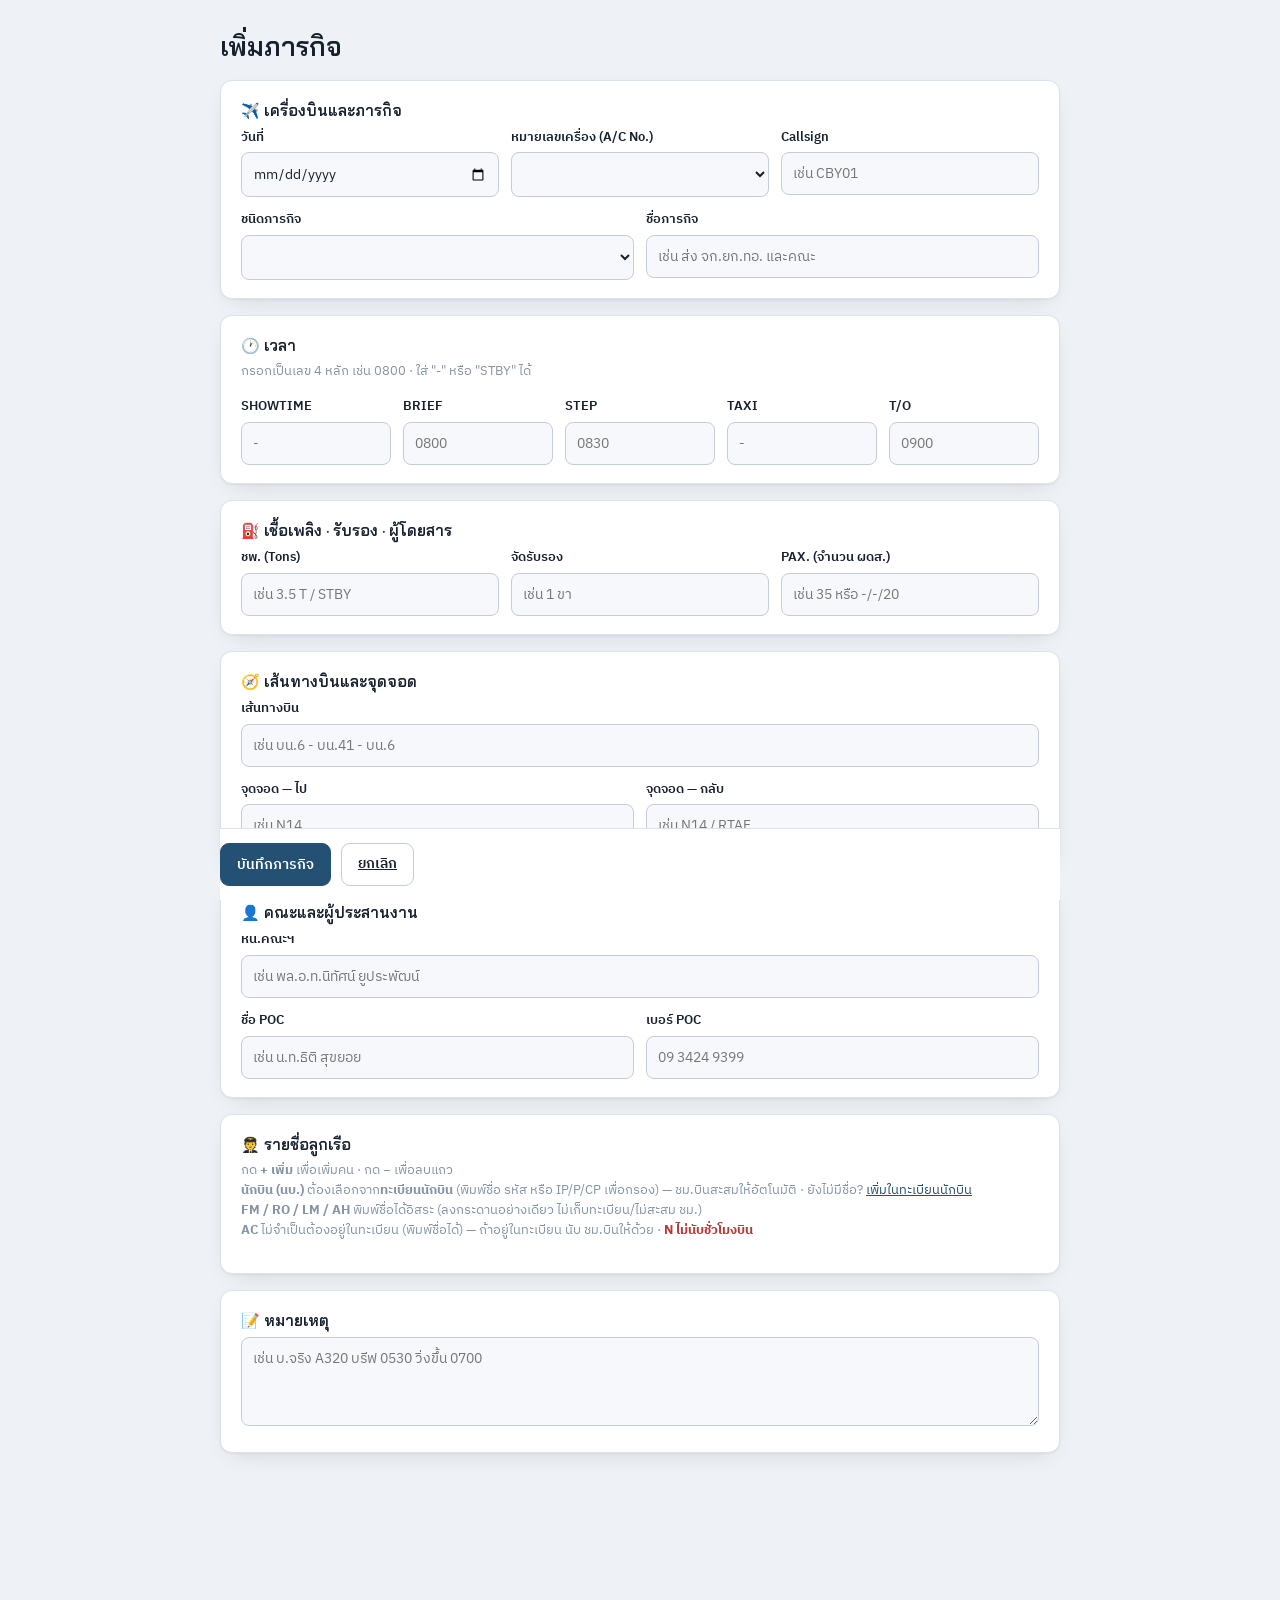
<file: mission.html>
<!doctype html>
<html lang="th">
<head>
<meta charset="utf-8">
<meta name="viewport" content="width=device-width, initial-scale=1">
<title>Flight Operation · ข้อมูลภารกิจ</title>
<link rel="preconnect" href="https://fonts.googleapis.com">
<link rel="preconnect" href="https://fonts.gstatic.com" crossorigin>
<link rel="stylesheet" href="https://fonts.googleapis.com/css2?family=Bai+Jamjuree:wght@600;700&family=IBM+Plex+Sans+Thai:wght@400;500;600&family=IBM+Plex+Mono&display=swap">
<link rel="stylesheet" href="css/style.css">
<style>
  .fieldset{background:var(--surface);border:1px solid var(--line);border-radius:var(--radius);
            padding:18px 20px;margin-bottom:16px;box-shadow:var(--shadow)}
  .fieldset h3{font-family:"Bai Jamjuree",sans-serif;font-weight:600;font-size:15px;margin:0 0 4px;
               display:flex;align-items:center;gap:8px}
  .fieldset .hint{font-size:12.5px;color:var(--faint);margin:0 0 14px}
  .row{display:grid;gap:12px}
  .r2{grid-template-columns:repeat(2,1fr)}
  .r3{grid-template-columns:repeat(3,1fr)}
  .r5{grid-template-columns:repeat(5,1fr)}
  label{margin:0 0 5px}
  /* ---- ลูกเรือแบบเพิ่ม/ลบแถวได้ (แบบ flight-ops) ---- */
  .crew-block{background:var(--surface-2);border:1px solid var(--line);border-radius:10px;
              padding:13px 14px;margin-bottom:12px}
  .crew-title{font-size:13px;font-weight:700;margin-bottom:9px;display:flex;align-items:center;gap:8px}
  .crew-title .tag{font-family:"IBM Plex Mono",monospace;background:var(--surface);border:1px solid var(--line);
                   border-radius:6px;padding:2px 8px;font-size:12px}
  .crew-title .nohr{background:var(--crit-soft);color:var(--crit);border:0;border-radius:5px;
                    padding:2px 7px;font-size:10.5px;font-weight:700}
  .crew-dyn{display:flex;flex-direction:column;gap:6px}
  .crew-dyn-row{display:flex;gap:6px;align-items:center}
  .crew-dyn-row input{flex:1}
  .crew-dyn-row select{width:88px;flex-shrink:0}
  .btn-mini{flex-shrink:0;padding:7px 11px;font-size:14px;line-height:1;border-radius:8px;
            border:1px solid var(--line-strong);background:var(--surface);color:var(--crit);
            cursor:pointer;font-family:inherit;font-weight:700}
  .btn-mini:hover{background:var(--crit-soft)}
  .btn-add{align-self:flex-start;margin-top:4px}
  .bar{position:sticky;bottom:0;background:var(--surface);border-top:1px solid var(--line);
       padding:14px 0;display:flex;gap:10px;margin-top:8px}
  .err{color:var(--crit);font-size:13px;align-self:center}
  @media(max-width:700px){ .r5,.r3,.r2{grid-template-columns:1fr 1fr} }
</style>
</head>
<body>
<main>
  <div class="wrap" style="max-width:880px">
    <div class="page-head">
      <h1 id="title">เพิ่มภารกิจ</h1>
      <div class="sub" id="sub"></div>
    </div>

    <!-- เครื่อง / callsign / ชนิด -->
    <div class="fieldset">
      <h3>✈️ เครื่องบินและภารกิจ</h3>
      <div class="row r3">
        <div><label>วันที่</label><input type="date" id="f_date"></div>
        <div><label>หมายเลขเครื่อง (A/C No.)</label><select id="f_aircraft"></select></div>
        <div><label>Callsign</label><input id="f_callsign" placeholder="เช่น CBY01"></div>
      </div>
      <div class="row r2" style="margin-top:12px">
        <div><label>ชนิดภารกิจ</label><select id="f_kind"></select></div>
        <div><label>ชื่อภารกิจ</label><input id="f_name" placeholder="เช่น ส่ง จก.ยก.ทอ. และคณะ"></div>
      </div>
    </div>

    <!-- เวลา -->
    <div class="fieldset">
      <h3>🕐 เวลา</h3>
      <p class="hint">กรอกเป็นเลข 4 หลัก เช่น 0800 · ใส่ "-" หรือ "STBY" ได้</p>
      <div class="row r5">
        <div><label>SHOWTIME</label><input id="f_showtime" placeholder="-"></div>
        <div><label>BRIEF</label><input id="f_brief" placeholder="0800"></div>
        <div><label>STEP</label><input id="f_step" placeholder="0830"></div>
        <div><label>TAXI</label><input id="f_taxi" placeholder="-"></div>
        <div><label>T/O</label><input id="f_to" placeholder="0900"></div>
      </div>
    </div>

    <!-- ชพ. / จัดรับรอง / PAX -->
    <div class="fieldset">
      <h3>⛽ เชื้อเพลิง · รับรอง · ผู้โดยสาร</h3>
      <div class="row r3">
        <div><label>ชพ. (Tons)</label><input id="f_fuel" placeholder="เช่น 3.5 T / STBY"></div>
        <div><label>จัดรับรอง</label><input id="f_catering" placeholder="เช่น 1 ขา"></div>
        <div><label>PAX. (จำนวน ผดส.)</label><input id="f_pax" placeholder="เช่น 35 หรือ -/-/20"></div>
      </div>
    </div>

    <!-- เส้นทาง -->
    <div class="fieldset">
      <h3>🧭 เส้นทางบินและจุดจอด</h3>
      <label>เส้นทางบิน</label>
      <input id="f_route" placeholder="เช่น บน.6 - บน.41 - บน.6">
      <div class="row r2" style="margin-top:12px">
        <div><label>จุดจอด — ไป</label><input id="f_parkOut" placeholder="เช่น N14"></div>
        <div><label>จุดจอด — กลับ</label><input id="f_parkIn" placeholder="เช่น N14 / RTAF"></div>
      </div>
    </div>

    <!-- คณะ -->
    <div class="fieldset">
      <h3>👤 คณะและผู้ประสานงาน</h3>
      <label>หน.คณะฯ</label>
      <input id="f_head" placeholder="เช่น พล.อ.ท.นิทัศน์ ยูประพัฒน์">
      <div class="row r2" style="margin-top:12px">
        <div><label>ชื่อ POC</label><input id="f_pocName" placeholder="เช่น น.ท.ธิติ สุขยอย"></div>
        <div><label>เบอร์ POC</label><input id="f_pocPhone" placeholder="09 3424 9399"></div>
      </div>
    </div>

    <!-- ลูกเรือ -->
    <div class="fieldset">
      <h3>🧑‍✈️ รายชื่อลูกเรือ</h3>
      <p class="hint">
        กด <b>+ เพิ่ม</b> เพื่อเพิ่มคน · กด <b>−</b> เพื่อลบแถว<br>
        <b>นักบิน (นบ.)</b> ต้องเลือกจาก<b>ทะเบียนนักบิน</b> (พิมพ์ชื่อ รหัส หรือ IP/P/CP เพื่อกรอง) — ชม.บินสะสมให้อัตโนมัติ ·
        ยังไม่มีชื่อ? <a href="crew.html">เพิ่มในทะเบียนนักบิน</a><br>
        <b>FM / RO / LM / AH</b> พิมพ์ชื่อได้อิสระ (ลงกระดานอย่างเดียว ไม่เก็บทะเบียน/ไม่สะสม ชม.)<br>
        <b>AC</b> ไม่จำเป็นต้องอยู่ในทะเบียน (พิมพ์ชื่อได้) — ถ้าอยู่ในทะเบียน นับ ชม.บินให้ด้วย ·
        <b style="color:var(--crit)">N ไม่นับชั่วโมงบิน</b>
      </p>
      <div id="crewBox"></div>
    </div>

    <!-- หมายเหตุ -->
    <div class="fieldset">
      <h3>📝 หมายเหตุ</h3>
      <textarea id="f_remark" rows="3" placeholder="เช่น บ.จริง A320 บรีฟ 0530 วิ่งขึ้น 0700"></textarea>
    </div>

    <div class="bar">
      <button class="btn primary" id="save">บันทึกภารกิจ</button>
      <a class="btn ghost" id="back" href="dashboard.html">ยกเลิก</a>
      <span class="err" id="err"></span>
    </div>
  </div>
</main>

<script type="module">
  import { attachCombo } from "./js/combobox.js";
  import { requireAuth, canPlan } from "./js/auth.js";
  import { renderTopbar } from "./js/ui.js";
  import { getMission, saveMission, loadAircraft, loadCrewRoster, acLabel,
           KINDS, DEFAULT_KIND, KIND_COLORS, qualStyle, PILOT_ROLES, OTHER_ROLES, esc } from "./js/missions.js";

  const profile = await requireAuth();
  if (profile) {
    renderTopbar(profile);
    if (!canPlan(profile)) { alert("คุณไม่มีสิทธิ์แก้ไขภารกิจ"); location.href = "dashboard.html"; }

    const q = new URLSearchParams(location.search);
    const missionId = q.get("id");
    const presetDate = q.get("date");

    // ---- ชนิดภารกิจ ----
    document.getElementById("f_kind").innerHTML =
      Object.entries(KINDS).map(([k,l]) => `<option value="${k}">${l}</option>`).join("");
    const kindSel = document.getElementById("f_kind");
    kindSel.value = DEFAULT_KIND;
    // ทาสี select ตามชนิดที่เลือก ให้เห็นเหมือนกระดาน
    const paintKind = () => {
      const c = KIND_COLORS[kindSel.value];
      kindSel.style.background = c.bg; kindSel.style.color = c.fg; kindSel.style.fontWeight = "600";
    };
    kindSel.addEventListener("change", paintKind);

    // ---- เครื่องบิน (รายการตายตัว 6 ลำ) ----
    const aircraft = await loadAircraft();
    function fillAircraft(sel) {
      document.getElementById("f_aircraft").innerHTML =
        `<option value="">— เลือกเครื่อง —</option>` +
        aircraft.map(a => `<option value="${a.id}" ${a.id===sel?"selected":""}>${esc(acLabel(a))}</option>`).join("");
    }
    fillAircraft();

    // ---- ทะเบียนลูกเรือ (autocomplete + ผูกรหัสประจำตัว) ----
    const roster = await loadCrewRoster();
    const byName = new Map(), byCode = new Map();
    roster.forEach(p => {
      byName.set(p.full_name.trim().toLowerCase(), p);
      byCode.set(String(p.code).trim().toLowerCase(), p);
    });
    // พิมพ์ได้ทั้งชื่อและรหัส
    const resolveCrew = (text) => {
      const k = (text || "").trim().toLowerCase();
      return byName.get(k) || byCode.get(k) || null;
    };

    // =================================================================
    //  ลูกเรือ — แถวเพิ่ม/ลบได้ (แบบ flight-ops)
    //   • นักบิน: 1 แถว = [เลือกตำแหน่ง AC/IP/P/CP/N] + ชื่อ
    //   • FM/RO/LM/AH: 1 แถว = ชื่อ
    // =================================================================
    let pilots = [];                                   // [{role, name}]
    const others = Object.fromEntries(OTHER_ROLES.map(r => [r, []]));   // {FM:[name,...]}

    document.getElementById("crewBox").innerHTML = `
      <div class="crew-block">
        <div class="crew-title"><span class="tag">นบ.</span> นักบิน <span style="font-weight:400;color:var(--faint);font-size:11.5px">(จากทะเบียน)</span>
          <span class="nohr">AC · N ไม่นับ ชม.บิน</span></div>
        <div class="crew-dyn" id="pilotRows"></div>
      </div>
      ${OTHER_ROLES.map(r => `
      <div class="crew-block">
        <div class="crew-title"><span class="tag">${r}</span></div>
        <div class="crew-dyn" id="rows_${r}"></div>
      </div>`).join("")}`;

    function renderPilots() {
      const el = document.getElementById("pilotRows");
      el.innerHTML = pilots.map((p, i) => `
        <div class="crew-dyn-row" data-row="${i}">
          <select data-i="${i}">${PILOT_ROLES.map(r =>
            `<option value="${r}" ${p.role === r ? "selected" : ""}>${r}</option>`).join("")}</select>
          <div class="cb">
            <input class="cb-input" autocomplete="off"
                   placeholder="พิมพ์ชื่อหรือรหัส แล้วเลือกจากรายชื่อ">
            <span class="cb-badge"></span>
            <div class="cb-list" hidden></div>
          </div>
          <button type="button" class="btn-mini" data-del="${i}">\u2212</button>
        </div>`).join("") +
        `<button type="button" class="btn sm ghost btn-add" data-add>+ เพิ่มนักบิน</button>`;

      el.querySelectorAll("select[data-i]").forEach(sel =>
        sel.addEventListener("change", e => { pilots[+e.target.dataset.i].role = e.target.value; }));
      el.querySelectorAll("[data-del]").forEach(b =>
        b.addEventListener("click", () => { pilots.splice(+b.dataset.del, 1); renderPilots(); }));
      el.querySelector("[data-add]").addEventListener("click",
        () => { pilots.push({ role: "IP", name: "", crew_member_id: null }); renderPilots(); });

      el.querySelectorAll(".crew-dyn-row").forEach(row => wireCombo(row, +row.dataset.row));
    }

    // ใช้ combobox ที่แยกเป็นโมดูล (js/combobox.js) — ผูก crew_member_id ทันทีที่เลือก
    // hint = รหัส (พิมพ์รหัสตรง ๆ ก็ผูกได้) · tag = ชิปสีคุณวุฒิ (พิมพ์ IP/P/CP เพื่อกรองได้)
    const comboItems = () => roster.map(p => ({
      id: p.id, label: p.full_name, hint: p.code, aliases: p.aliases || [],
      tag: p.position ? { text: p.position, style: qualStyle(p.position) } : null,
    }));

    function wireCombo(row, i) {
      attachCombo(row.querySelector(".cb"), comboItems(), {
        value: pilots[i].name || "",
        id: pilots[i].crew_member_id,
        emptyHtml: `ไม่พบในทะเบียน — <a href="crew.html" target="_blank">เปิดทะเบียนนักบินเพื่อเพิ่ม</a>`,
        onChange: ({ text, item }) => {
          pilots[i].name = text;
          pilots[i].crew_member_id = item ? item.id : null;
        },
      });
    }

    function renderOther(role) {
      const el = document.getElementById(`rows_${role}`);
      el.innerHTML = others[role].map((name, i) => `
        <div class="crew-dyn-row">
          <input data-i="${i}" value="${esc(name)}" placeholder="ชื่อ ${role}">
          <button type="button" class="btn-mini" data-del="${i}">−</button>
        </div>`).join("") +
        `<button type="button" class="btn sm ghost btn-add" data-add>+ เพิ่ม ${role}</button>`;

      el.querySelectorAll("input[data-i]").forEach(s =>
        s.addEventListener("input", e => { others[role][+e.target.dataset.i] = e.target.value; }));
      el.querySelectorAll("[data-del]").forEach(b =>
        b.addEventListener("click", () => { others[role].splice(+b.dataset.del, 1); renderOther(role); }));
      el.querySelector("[data-add]").addEventListener("click",
        () => { others[role].push(""); renderOther(role); });
    }

    const renderCrew = () => { renderPilots(); OTHER_ROLES.forEach(renderOther); };

    // ---- โหลดข้อมูลเดิม (โหมดแก้ไข) ----
    const $ = (id) => document.getElementById(id);
    if (missionId) {
      document.getElementById("title").textContent = "แก้ไขภารกิจ";
      const m = await getMission(missionId);
      if (m) {
        $("f_date").value = m.mission_date || ""; fillAircraft(m.aircraft_id);
        $("f_callsign").value = m.callsign || ""; $("f_kind").value = KINDS[m.kind] ? m.kind : DEFAULT_KIND;
        $("f_name").value = m.mission_name || "";
        $("f_showtime").value = m.showtime || ""; $("f_brief").value = m.brief_time || "";
        $("f_step").value = m.step_time || ""; $("f_taxi").value = m.taxi_time || "";
        $("f_to").value = m.takeoff_time || "";
        $("f_fuel").value = m.fuel || ""; $("f_catering").value = m.catering || ""; $("f_pax").value = m.pax || "";
        $("f_route").value = m.route || "";
        $("f_parkOut").value = m.parking_out || ""; $("f_parkIn").value = m.parking_in || "";
        $("f_head").value = m.head_delegation || ""; $("f_pocName").value = m.poc_name || "";
        $("f_pocPhone").value = m.poc_phone || ""; $("f_remark").value = m.remark || "";
        $("back").href = `day.html?date=${m.mission_date}`;

        // เติมลูกเรือเดิมเข้า state
        (m.mission_crew || []).sort((a,b)=>(a.sort_order||0)-(b.sort_order||0)).forEach((c) => {
          const role = (c.position || "").toUpperCase();
          if (PILOT_ROLES.includes(role)) pilots.push({ role, name: c.crew_name || "", crew_member_id: c.crew_member_id || null });
          else if (OTHER_ROLES.includes(role)) others[role].push(c.crew_name || "");
        });
      }
    } else {
      $("f_date").value = presetDate || new Date().toISOString().slice(0,10);
      if (presetDate) $("back").href = `day.html?date=${presetDate}`;
    }

    // ค่าเริ่มต้น: อย่างน้อยกลุ่มละ 1 แถวว่าง ให้พร้อมกรอก
    if (!pilots.length) pilots = [{ role: "IP", name: "", crew_member_id: null }];
    OTHER_ROLES.forEach(r => { if (!others[r].length) others[r] = [""]; });
    paintKind();
    renderCrew();

    // ---- บันทึก ----
    document.getElementById("save").addEventListener("click", async () => {
      const err = document.getElementById("err");
      err.textContent = "";
      if (!$("f_date").value) { err.textContent = "กรุณาเลือกวันที่"; return; }
      if (!$("f_name").value.trim()) { err.textContent = "กรุณากรอกชื่อภารกิจ"; return; }

      const fields = {
        mission_date: $("f_date").value,
        mission_name: $("f_name").value.trim(),
        aircraft_id: $("f_aircraft").value || null,
        callsign: $("f_callsign").value.trim(),
        kind: $("f_kind").value,
        showtime: $("f_showtime").value.trim(), brief_time: $("f_brief").value.trim(),
        step_time: $("f_step").value.trim(),   taxi_time: $("f_taxi").value.trim(),
        takeoff_time: $("f_to").value.trim(),
        fuel: $("f_fuel").value.trim(), catering: $("f_catering").value.trim(), pax: $("f_pax").value.trim(),
        route: $("f_route").value.trim(),
        parking_out: $("f_parkOut").value.trim(), parking_in: $("f_parkIn").value.trim(),
        head_delegation: $("f_head").value.trim(),
        poc_name: $("f_pocName").value.trim(), poc_phone: $("f_pocPhone").value.trim(),
        remark: $("f_remark").value.trim(),
      };

      // รวบรวมลูกเรือ + ผูก profile ถ้าชื่อตรงกับผู้ใช้ในระบบ
      const crew = [];
      const unknown = [];
      // นักบิน → ใช้ crew_member_id ที่ผูกไว้จาก dropdown
      pilots.forEach(p => {
        const name = (p.name || "").trim();
        if (!name) return;
        const m = p.crew_member_id ? roster.find(x => x.id === p.crew_member_id) : resolveCrew(name);
        if (!m) {
          // AC ไม่อยู่ในทะเบียนได้ → เก็บชื่อล้วน (ไม่นับ ชม.)
          if (p.role === "AC") { crew.push({ position: "AC", crew_name: name, crew_member_id: null }); return; }
          unknown.push(name); return;
        }
        crew.push({ position: p.role, crew_name: m.full_name, crew_member_id: m.id });
      });
      // FM/RO/LM/AH → ชื่อล้วน ไม่ผูกทะเบียน
      OTHER_ROLES.forEach(r => others[r].forEach(n => {
        const name = (n || "").trim();
        if (name) crew.push({ position: r, crew_name: name, crew_member_id: null });
      }));

      if (unknown.length) {
        err.innerHTML = `นักบินเหล่านี้ยังไม่ได้เลือกจากทะเบียน: <b>${unknown.join(", ")}</b> — ` +
          `เลือกจากรายการที่เลื่อนลงมา หรือ <a href="crew.html" target="_blank">เพิ่มเข้าทะเบียนก่อน</a> ` +
          `(เปิดแท็บใหม่ ข้อมูลในฟอร์มไม่หาย)`;
        return;
      }

      const btn = document.getElementById("save");
      btn.disabled = true; btn.textContent = "กำลังบันทึก…";
      const res = await saveMission(missionId, fields, crew);
      btn.disabled = false; btn.textContent = "บันทึกภารกิจ";
      if (res.error) { err.textContent = "บันทึกไม่สำเร็จ: " + res.error.message; return; }
      location.href = `day.html?date=${fields.mission_date}`;
    });
  }
</script>
</body>
</html>
</file>
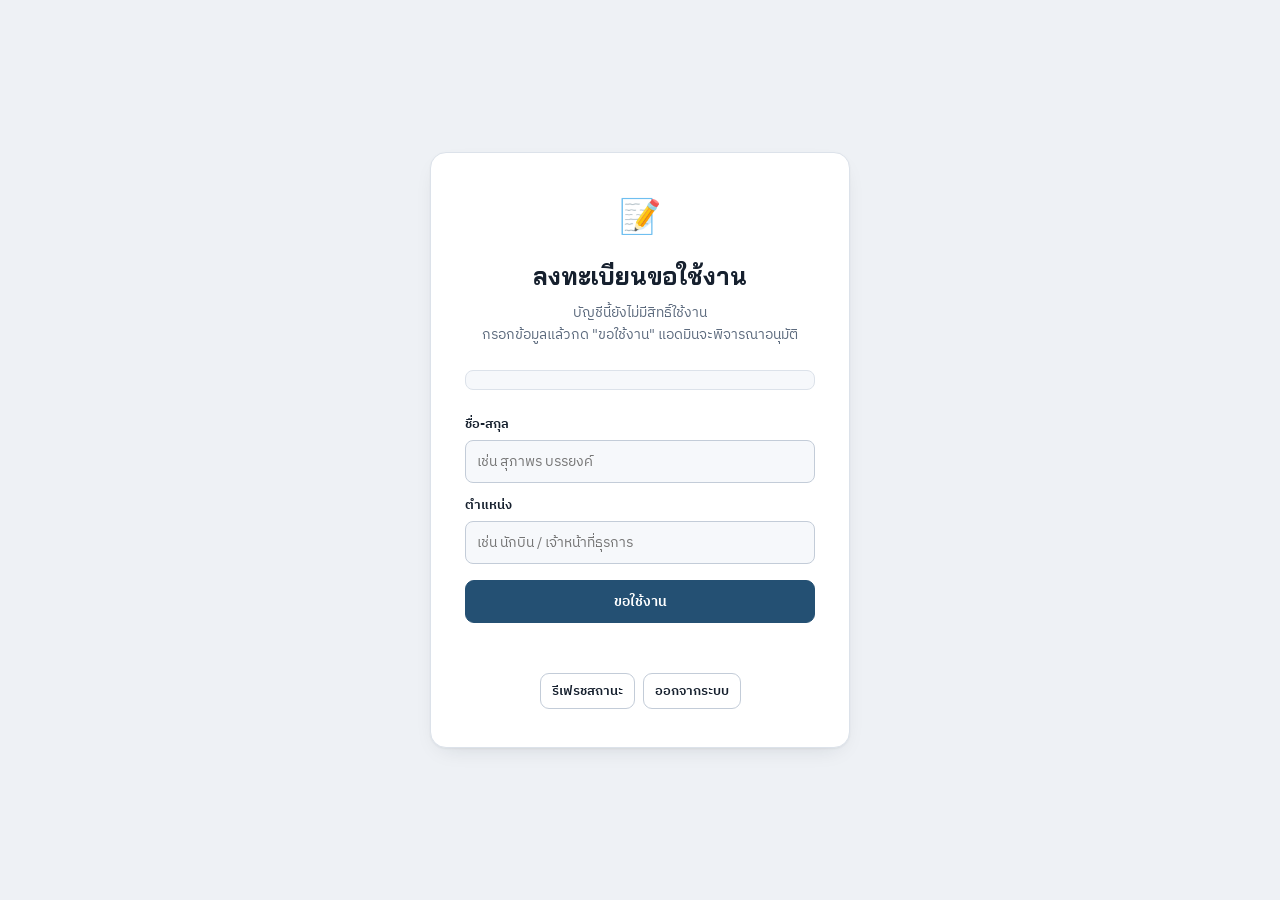
<file: pending.html>
<!doctype html>
<html lang="th">
<head>
<meta charset="utf-8">
<meta name="viewport" content="width=device-width, initial-scale=1">
<title>Flight Operation · ลงทะเบียนขอใช้งาน</title>
<link rel="preconnect" href="https://fonts.googleapis.com">
<link rel="preconnect" href="https://fonts.gstatic.com" crossorigin>
<link rel="stylesheet" href="https://fonts.googleapis.com/css2?family=Bai+Jamjuree:wght@600;700&family=IBM+Plex+Sans+Thai:wght@400;500;600&family=IBM+Plex+Mono&display=swap">
<link rel="stylesheet" href="css/style.css">
<style>
  .auth-card{max-width:420px}
  .who{font-family:"IBM Plex Mono",monospace;font-size:13px;background:var(--surface-2);
       border:1px solid var(--line);border-radius:8px;padding:9px 12px;margin:0 0 6px;color:var(--muted)}
  .who b{color:var(--ink)}
  form{text-align:start}
  .msg{min-height:20px;font-size:13.5px;margin-top:12px;line-height:1.5}
  .msg.ok{color:var(--good)}
  .msg.err{color:var(--crit)}
  .waiting{background:var(--accent-soft);border-radius:10px;padding:16px 18px;color:var(--warn);
           font-size:14px;line-height:1.6;text-align:start}
  .waiting b{display:block;font-size:15px;margin-bottom:4px}
</style>
</head>
<body>
<div class="center-screen">
  <div class="auth-card">
    <div class="logo" id="icon">📝</div>
    <h1 id="title">ลงทะเบียนขอใช้งาน</h1>
    <p id="lead">บัญชีนี้ยังไม่มีสิทธิ์ใช้งาน<br>กรอกข้อมูลแล้วกด "ขอใช้งาน" แอดมินจะพิจารณาอนุมัติ</p>

    <p class="who" id="who"></p>

    <!-- ฟอร์มขอใช้งาน -->
    <form id="reqForm">
      <label>ชื่อ-สกุล</label>
      <input id="f_name" placeholder="เช่น สุภาพร บรรยงค์" autocomplete="name">
      <label>ตำแหน่ง</label>
      <input id="f_position" placeholder="เช่น นักบิน / เจ้าหน้าที่ธุรการ">
      <button class="btn primary" type="submit" id="submitBtn"
              style="width:100%;justify-content:center;margin-top:16px">ขอใช้งาน</button>
    </form>

    <!-- สถานะรออนุมัติ -->
    <div class="waiting" id="waiting" hidden>
      <b>✅ ส่งคำขอแล้ว</b>
      รอแอดมินอนุมัติ เมื่ออนุมัติแล้วให้เข้าสู่ระบบอีกครั้ง (หรือรีเฟรชหน้านี้)
    </div>

    <div class="msg" id="msg"></div>

    <div style="display:flex;gap:8px;justify-content:center;margin-top:18px">
      <button class="btn sm ghost" id="refresh">รีเฟรชสถานะ</button>
      <button class="btn sm ghost" id="out">ออกจากระบบ</button>
    </div>
  </div>
</div>

<script type="module">
  import { supabase } from "./js/supabase.js";
  import { getCurrentProfile, signOut } from "./js/auth.js";

  const profile = await getCurrentProfile();

  // ยังไม่ล็อกอิน / อนุมัติแล้ว → ย้ายหน้า แล้วหยุดทำงานส่วนที่เหลือ
  if (!profile || !profile.email) {
    location.href = "index.html";
  } else if (profile.status === "active") {
    location.href = "home.html";
  } else {
    startRequestPage(profile);
  }

  function startRequestPage(profile) {
  const msg = document.getElementById("msg");
  document.getElementById("who").innerHTML = `บัญชี: <b>${esc(profile.email)}</b>`;

  // ถ้าเคยส่งคำขอแล้ว (มีชื่อในระบบ) → แสดงสถานะรออนุมัติแทนฟอร์ม
  const alreadyRequested = !!(profile.full_name && profile.full_name.trim());
  if (alreadyRequested) showWaiting();
  else {
    document.getElementById("f_name").value = profile.full_name || "";
    document.getElementById("f_position").value = profile.rank || "";
  }

  function showWaiting() {
    document.getElementById("reqForm").hidden = true;
    document.getElementById("waiting").hidden = false;
    document.getElementById("icon").textContent = "⏳";
    document.getElementById("title").textContent = "รออนุมัติ";
    document.getElementById("lead").innerHTML = "คำขอของคุณถูกส่งให้แอดมินแล้ว<br>โปรดรอการอนุมัติ";
  }

  document.getElementById("reqForm").addEventListener("submit", async (e) => {
    e.preventDefault();
    const name = document.getElementById("f_name").value.trim();
    const position = document.getElementById("f_position").value.trim();
    if (!name) { msg.className = "msg err"; msg.textContent = "กรุณากรอกชื่อ"; return; }

    const btn = document.getElementById("submitBtn");
    btn.disabled = true; btn.textContent = "กำลังส่งคำขอ…";
    msg.className = "msg"; msg.textContent = "";

    const { error } = await supabase
      .from("profiles")
      .update({ full_name: name, rank: position })
      .eq("id", profile.id);

    btn.disabled = false; btn.textContent = "ขอใช้งาน";
    if (error) { msg.className = "msg err"; msg.textContent = "ส่งคำขอไม่สำเร็จ: " + error.message; return; }
    showWaiting();
  });

  // รีเฟรชสถานะ — เผื่อแอดมินเพิ่งอนุมัติ
  document.getElementById("refresh").addEventListener("click", async () => {
    const p = await getCurrentProfile();
    if (p && p.status === "active") location.href = "home.html";
    else { msg.className = "msg"; msg.textContent = "ยังไม่ได้รับอนุมัติ ลองใหม่อีกครั้งภายหลัง"; }
  });
  document.getElementById("out").addEventListener("click", signOut);
  }  // end startRequestPage

  function esc(s){return String(s??"").replace(/[&<>"]/g,c=>({"&":"&amp;","<":"&lt;",">":"&gt;",'"':"&quot;"}[c]));}
</script>
</body>
</html>
</file>
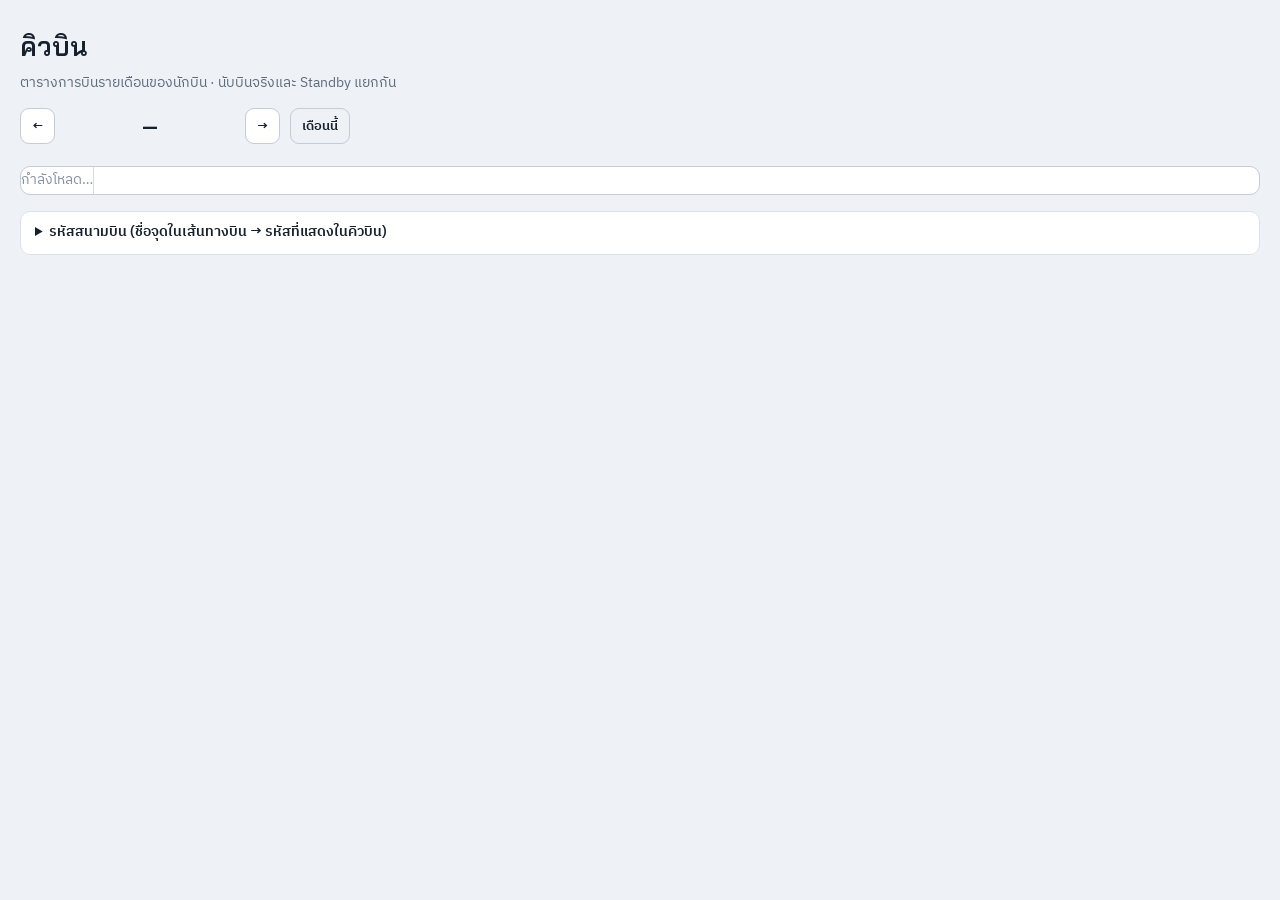
<file: queue.html>
<!doctype html>
<html lang="th">
<head>
<meta charset="utf-8">
<meta name="viewport" content="width=device-width, initial-scale=1">
<title>Flight Operation · คิวบิน</title>
<link rel="preconnect" href="https://fonts.googleapis.com">
<link rel="preconnect" href="https://fonts.gstatic.com" crossorigin>
<link rel="stylesheet" href="https://fonts.googleapis.com/css2?family=Bai+Jamjuree:wght@600;700&family=IBM+Plex+Sans+Thai:wght@400;500;600&family=IBM+Plex+Mono:wght@500;600&display=swap">
<link rel="stylesheet" href="css/style.css">
<style>
  :root{ --q-hol:#C9CCD1; --q-off:#E8A7A2; --q-off-strong:#C0504D; --q-grid:#D5DBE3; --q-600:#111418; --q-500:#C00000; --q-ovr:#7C3AED; }
  @media (prefers-color-scheme:dark){ :root:not([data-theme="light"]){
    --q-hol:#3A414C; --q-off:#7A3F3B; --q-off-strong:#E07B7B; --q-grid:#2A3544; --q-ovr:#A78BFA; }}
  :root[data-theme="dark"]{ --q-hol:#3A414C; --q-off:#7A3F3B; --q-off-strong:#E07B7B; --q-grid:#2A3544; --q-ovr:#A78BFA; }

  main .wrap{max-width:1500px}
  .q-head{display:flex;align-items:center;gap:10px;flex-wrap:wrap;margin:6px 0 12px}
  .q-title{font-family:"Bai Jamjuree",sans-serif;font-weight:700;font-size:20px;min-width:170px;text-align:center}
  .legend{display:flex;flex-wrap:wrap;gap:6px 14px;align-items:center;font-size:12px;color:var(--muted);margin-bottom:10px}
  .legend .sw{display:inline-block;min-width:34px;padding:1px 6px;border-radius:4px;text-align:center;
              font-family:"IBM Plex Mono",monospace;font-weight:600;font-size:11px;border:1px solid var(--line-strong);
              margin-inline-end:4px;font-style:normal}
  .hint{font-size:12.5px;color:var(--faint);margin:0 0 10px}
  .hint kbd{font-family:"IBM Plex Mono",monospace;font-size:11px;background:var(--surface-2);border:1px solid var(--line-strong);
            border-radius:4px;padding:0 5px;color:var(--ink)}

  .qwrap{overflow:auto;max-height:calc(100vh - 260px);border:1px solid var(--line-strong);border-radius:10px;background:var(--surface)}
  table.q{border-collapse:separate;border-spacing:0;font-size:12px;user-select:none}
  table.q th, table.q td{border-right:1px solid var(--q-grid);border-bottom:1px solid var(--q-grid);
                         padding:0;height:27px;text-align:center;vertical-align:middle}
  table.q thead th{position:sticky;top:0;z-index:3;background:var(--surface-2);font-family:"IBM Plex Mono",monospace;
                   font-size:11px;font-weight:600;color:var(--muted);min-width:42px;height:38px;line-height:1.15}
  table.q thead th small{display:block;font-family:"IBM Plex Sans Thai",sans-serif;font-weight:500;font-size:10px;color:var(--faint)}
  table.q th.name, table.q td.name{position:sticky;left:0;z-index:2;min-width:150px;text-align:start;
                   padding:0 9px;white-space:nowrap;font-weight:600;background:var(--surface);color:var(--ink)}
  table.q thead th.name{z-index:4;background:var(--surface-2)}
  table.q th.cnt, table.q td.cnt{min-width:58px;font-variant-numeric:tabular-nums;font-weight:700;background:var(--surface-2)}
  table.q th.cnt{color:var(--ink)}
  table.q th.hol, table.q td.hol{background:var(--q-hol)}
  table.q td.off{background:var(--q-off)}
  table.q th.plan{cursor:pointer}
  table.q th.plan:hover{outline:2px solid var(--primary);outline-offset:-2px}
  table.q td.day{position:relative}
  table.q.can-edit td.day{cursor:cell}
  table.q td.today-col, table.q th.today-col{box-shadow:inset 0 0 0 2px var(--accent)}
  table.q td.sel{outline:3px solid var(--primary);outline-offset:-3px;z-index:1}
  table.q td.ovr::after{content:"";position:absolute;top:0;right:0;border-style:solid;border-width:0 8px 8px 0;
                        border-color:transparent var(--q-ovr) transparent transparent}
  table.q td.link{cursor:pointer}

  .chips{display:flex;flex-direction:column;height:100%;min-height:26px}
  .chip{flex:1;display:flex;align-items:center;justify-content:center;padding:0 3px;min-height:26px;
        font-family:"IBM Plex Mono",monospace;font-weight:600;font-size:11px;border-bottom:1px solid rgba(0,0,0,.08)}
  .chip:last-child{border-bottom:0}
  .chip.cx{opacity:.45;text-decoration:line-through}      /* ภารกิจที่ยกเลิก */
  td.off .chip{box-shadow:inset 4px 0 0 var(--q-off-strong)}

  /* ---- กล่องแก้ช่อง ---- */
  .ed{position:absolute;z-index:60;width:292px;background:var(--surface);border:1px solid var(--line-strong);
      border-radius:12px;box-shadow:0 18px 40px -12px rgba(0,0,0,.35);padding:12px}
  .ed-top{font-size:12px;color:var(--muted);margin-bottom:8px;line-height:1.4}
  .ed-top b{color:var(--ink)}
  .ed input.ed-code{font-family:"IBM Plex Mono",monospace;font-weight:600;font-size:16px;text-transform:uppercase;
                    padding:8px 10px}
  .ed-row{display:flex;flex-wrap:wrap;gap:5px;margin-top:9px}
  .ed-lbl{font-size:11px;color:var(--faint);margin:9px 0 -3px;width:100%}
  .ed-kind{font:inherit;font-size:11.5px;font-weight:600;border:2px solid var(--line-strong);border-radius:7px;
           padding:4px 7px;cursor:pointer}
  .ed-kind.on{outline:2px solid var(--primary);outline-offset:1px;border-color:var(--ink)}
  .ed-ac{font:inherit;font-family:"IBM Plex Mono",monospace;font-weight:700;font-size:12px;border:1px solid var(--line-strong);
         background:var(--surface);border-radius:7px;padding:5px 12px;cursor:pointer}
  .ed-ac.on{background:var(--primary-soft);border-color:var(--primary)}
  .ed-actions{display:flex;gap:6px;margin-top:12px}
  .ed-actions .btn{flex:1;justify-content:center}
  .ed-note{font-size:11px;color:var(--faint);margin-top:8px;line-height:1.45}

  /* ---- คิว ---- */
  .qcheck{width:15px;height:15px;margin:0 7px 0 0;vertical-align:-2px;accent-color:var(--primary);cursor:pointer}
  .qcheck:disabled{cursor:default}
  table.q tr.noq td.name{opacity:.55}
  table.q th.target{background:var(--primary);color:#fff}
  table.q th.target small{color:#dfe8f1}
  table.q td.target{box-shadow:inset 2px 0 0 var(--primary),inset -2px 0 0 var(--primary)}
  .qno{display:inline-flex;align-items:center;justify-content:center;min-width:22px;height:20px;padding:0 5px;
       border-radius:999px;font-family:"IBM Plex Mono",monospace;font-weight:700;font-size:11px;
       background:var(--primary-soft);color:var(--primary);border:1px solid var(--primary)}
  .qpanel{background:var(--surface);border:1px solid var(--line);border-radius:10px;padding:12px 16px;margin-bottom:12px;
          box-shadow:var(--shadow)}
  .qpanel h3{font-family:"Bai Jamjuree",sans-serif;font-weight:600;font-size:15px;margin:0 0 2px}
  .qpanel .rule{font-size:12px;color:var(--faint);margin:0 0 10px}
  .qcols{display:grid;grid-template-columns:repeat(2,minmax(0,1fr));gap:14px}
  @media(max-width:760px){ .qcols{grid-template-columns:1fr} }
  .qcol h4{margin:0 0 6px;font-size:13px;font-weight:700}
  .qlist{list-style:none;margin:0;padding:0;display:flex;flex-direction:column;gap:3px;max-height:230px;overflow:auto}
  .qlist li{display:flex;align-items:center;gap:8px;font-size:12.5px;padding:3px 6px;border-radius:6px}
  .qlist li.next{background:var(--primary-soft)}
  .qlist li.off{background:var(--crit-soft)}
  .qlist li.off .nm{color:var(--crit)}
  .qlist li.off .qno{border-color:var(--crit);color:var(--crit)}
  .qlist .offtag{font-size:10.5px;font-weight:700;color:#fff;background:var(--crit);border-radius:5px;padding:1px 6px;
                 white-space:nowrap;max-width:45%;overflow:hidden;text-overflow:ellipsis}
  .qlist .nm{font-weight:600;flex:1;min-width:0;overflow:hidden;text-overflow:ellipsis;white-space:nowrap;border-radius:4px;padding:0 5px}
  .qlist .meta{font-family:"IBM Plex Mono",monospace;font-size:11px;color:var(--muted);white-space:nowrap}
  .qskip{font-size:11.5px;color:var(--faint);margin-top:6px;line-height:1.5}

  details.af{margin-top:16px;background:var(--surface);border:1px solid var(--line);border-radius:10px;padding:10px 14px}
  details.af summary{cursor:pointer;font-weight:600;font-size:13.5px}
  .af-grid{display:grid;grid-template-columns:repeat(auto-fill,minmax(250px,1fr));gap:10px;margin-top:12px}
  /* แต่ละสนามบินเป็นกล่องแยก มีเส้นขอบ — กันอ่านสลับแถว */
  .af-row{display:flex;gap:8px;align-items:center;border:1px solid var(--line-strong);border-radius:9px;
          padding:7px 9px;background:var(--surface-2)}
  .af-row span{flex:1;min-width:0;font-size:13px;font-weight:600;overflow:hidden;text-overflow:ellipsis;white-space:nowrap}
  .af-row input{width:86px;flex:none;font-family:"IBM Plex Mono",monospace;text-transform:uppercase;
                padding:6px 8px;background:var(--surface)}
  .af-row .btn{flex:none}
  .af-row.af-new{border-style:dashed;border-color:var(--primary);background:var(--surface)}
  .af-row.af-new input:first-child{flex:1;width:auto;font-family:inherit;text-transform:none}
  .missing{background:var(--accent-soft);color:var(--warn);border-radius:9px;padding:10px 13px;font-size:12.5px;margin-bottom:12px}
</style>
</head>
<body>
<main>
  <div class="wrap">
    <div class="page-head">
      <h1>คิวบิน</h1>
      <div class="sub">ตารางการบินรายเดือนของนักบิน · นับบินจริงและ Standby แยกกัน</div>
    </div>

    <div class="q-head">
      <button class="btn sm" id="prev">←</button>
      <div class="q-title" id="title">—</div>
      <button class="btn sm" id="next">→</button>
      <button class="btn sm ghost" id="thisMonth">เดือนนี้</button>
    </div>

    <div class="legend" id="legend"></div>
    <p class="hint" id="hint"></p>
    <div class="missing" id="missing" hidden></div>

    <div class="qpanel" id="qpanel" hidden></div>
    <div class="qwrap" id="qwrap"><table class="q" id="q"><tbody><tr><td class="empty">กำลังโหลด…</td></tr></tbody></table></div>

    <details class="af" id="afBox">
      <summary>รหัสสนามบิน (ชื่อจุดในเส้นทางบิน → รหัสที่แสดงในคิวบิน)</summary>
      <div class="af-grid" id="afGrid"></div>
    </details>
  </div>
</main>

<script type="module">
  import { requireAuth, canPlan } from "./js/auth.js";
  import { renderTopbar } from "./js/ui.js";
  import { KINDS, KIND_COLORS, qualStyle, esc, isStby } from "./js/missions.js";
  import { loadQueueMonth, loadEntries, saveEntry, deleteEntry, monthRange, secondPoint, airfieldKey,
           PILOT_POSITIONS, setHoliday, clearHoliday, saveAirfield,
           setInQueue, loadHistory, loadHolidaysBetween } from "./js/queue.js";
  import { rankQueue, nextWorkingDay, isWeekend, addDays } from "./js/queue-rank.js";

  const profile = await requireAuth();
  if (profile) {
    renderTopbar(profile);
    const planner = canPlan(profile);

    const TH_MONTH = ["มกราคม","กุมภาพันธ์","มีนาคม","เมษายน","พฤษภาคม","มิถุนายน",
                      "กรกฎาคม","สิงหาคม","กันยายน","ตุลาคม","พฤศจิกายน","ธันวาคม"];
    const TH_DOW = ["อา","จ","อ","พ","พฤ","ศ","ส"];
    const KIND_SHORT = { fcf:"F.C.F", dechochai:"เดโชชัย", palace:"พระราชวัง", rtaf:"ทอ.", training:"ฝึกบิน", stby:"ST", stby_dechochai:"ST เดโชฯ" };
    const pad = (n) => String(n).padStart(2, "0");
    const now = new Date();
    const todayStr = `${now.getFullYear()}-${pad(now.getMonth() + 1)}-${pad(now.getDate())}`;
    let view = new Date(now.getFullYear(), now.getMonth(), 1);
    let data = null, dates = [];
    let mode = "edit";
    let sel = null;                       // { crew, date }
    let lastKind = "rtaf", lastAc = "600";
    let target = null, aheadHol = new Set(), ranks = null;

    const table = document.getElementById("q");
    if (planner) {
      table.classList.add("can-edit");
    }

    // ---------- คำอธิบาย ----------
    document.getElementById("legend").innerHTML =
      Object.entries(KINDS).filter(([k]) => !isStby(k)).map(([k, l]) =>
        `<span><i class="sw" style="background:${KIND_COLORS[k].bg};color:${KIND_COLORS[k].fg}">&nbsp;</i>${esc(l)}</span>`).join("") +
      `<span><i class="sw" style="background:#fff;color:#111">ST</i>Standby</span>
       <span><i class="sw" style="background:${KIND_COLORS.stby_dechochai.bg};color:${KIND_COLORS.stby_dechochai.fg}">ST</i>STBY เดโชชัย</span>
       <span><i class="sw" style="background:#fff;color:var(--q-600)">CNX</i>ATR72-600</span>
       <span><i class="sw" style="background:#fff;color:var(--q-500)">CNX</i>ATR72-500</span>
       <span><i class="sw" style="background:var(--q-hol)">&nbsp;</i>วันหยุด</span>
       <span><i class="sw" style="background:var(--q-off)">&nbsp;</i>ไม่ว่าง</span>` +
      (planner ? `<span><i class="sw" style="position:relative;background:#fff">&nbsp;<b style="position:absolute;top:0;right:0;border-style:solid;border-width:0 7px 7px 0;border-color:transparent var(--q-ovr) transparent transparent"></b></i>แก้เองทับข้อมูลภารกิจ</span>` : "");

    function setHint() {
      const h = document.getElementById("hint");
      if (!planner) { h.innerHTML = "กดช่องที่มีภารกิจเพื่อเปิดภารกิจวันนั้น"; return; }
      h.innerHTML = `คลิกช่องแล้ว<b>พิมพ์รหัสได้เลย</b> หรือดับเบิลคลิกเพื่อเลือกสี/แบบเครื่อง · <kbd>Enter</kbd> บันทึก · <kbd>←↑↓→</kbd> เลื่อนช่อง · <kbd>Delete</kbd> ลบข้อมูลในช่อง · กดหัววันที่เพื่อตั้งวันหยุด`;
    }
    setHint();

    const textColor = (kind, ac) => {
      const onRed = kind === "dechochai";
      return ac === "500" ? (onRed ? "#FFE34D" : "var(--q-500)") : (onRed ? "#FFFFFF" : "var(--q-600)");
    };
    const chipStyle = (kind, ac) => `background:${(KIND_COLORS[kind] || KIND_COLORS.rtaf).bg};color:${textColor(kind, ac)}`;

    async function load() {
      const y = view.getFullYear(), m = view.getMonth();
      document.getElementById("title").textContent = `${TH_MONTH[m]} ${y + 543}`;
      const { first } = monthRange(y, m);
      const [base, entries, ahead] = await Promise.all([
        loadQueueMonth(y, m), loadEntries(y, m), loadHolidaysBetween(todayStr, addDays(todayStr, 60)),
      ]);
      aheadHol = new Set(ahead.map(h => h.holiday_date));
      target = nextWorkingDay(todayStr, d => isWeekend(d) || aheadHol.has(d));
      // ข้อมูลย้อนหลัง 120 วันก่อนเดือนนี้ ไว้หา "บินจริงครั้งล่าสุด"
      const hist = target.slice(0, 7) === first.slice(0, 7)
        ? await loadHistory(addDays(target, -120), addDays(first, -1)) : { entries: [], missions: [] };
      data = { ...base, entries, hist };
      render();
    }

    // ---------- สิ่งที่แสดงในแต่ละช่อง ----------
    let maps = {};
    function buildMaps() {
      const codeMap = new Map(data.airfields.map(a => [a.name, a.code]));
      const entryMap = new Map([...(data.hist?.entries || []), ...data.entries].map(e => [`${e.crew_member_id}|${e.entry_date}`, e]));
      const offMap = new Map(data.unavailable.map(u => [`${u.crew_member_id}|${u.off_date}`, u.note || ""]));
      const holidayMap = new Map(data.holidays.map(h => [h.holiday_date, h.name || "วันหยุด"]));
      const missionCell = new Map(), seen = new Set();
      const missingCodes = new Set();
      [...(data.hist?.missions || []), ...data.missions].forEach(ms => {
        (ms.mission_crew || []).forEach(mc => {
          if (!mc.crew_member_id || !PILOT_POSITIONS.includes(String(mc.position || "").trim().toUpperCase())) return;
          const k = `${mc.crew_member_id}|${ms.id}`;
          if (seen.has(k)) return; seen.add(k);
          const ck = `${mc.crew_member_id}|${ms.mission_date}`;
          if (!missionCell.has(ck)) missionCell.set(ck, []);
          missionCell.get(ck).push(ms);
        });
        if (!isStby(ms.kind) && ms.mission_date.slice(0, 7) === dates[0]?.slice(0, 7)) {
          const p = secondPoint(ms.route); if (p && !codeMap.has(p)) missingCodes.add(p);
        }
      });
      maps = { codeMap, entryMap, offMap, holidayMap, missionCell, missingCodes };
    }

    // ช่องที่พิมพ์เอง > ข้อมูลจากภารกิจ
    function cellItems(crewId, d) {
      const k = `${crewId}|${d}`;
      const e = maps.entryMap.get(k);
      const ms = maps.missionCell.get(k) || [];
      if (e) return { manual: true, override: ms.length > 0, missions: ms,
        items: [{ text: e.code || "", kind: e.kind, ac: e.ac_type || "600",
                  st: String(e.code || "").trim().toUpperCase() === "ST" || isStby(e.kind) && !e.code }] };
      return { manual: false, override: false, missions: ms,
        items: ms.map(m => {
          const p = secondPoint(m.route);
          return { text: isStby(m.kind) ? "ST" : (maps.codeMap.get(p) || ""),   // ไม่มีรหัส → แสดงแต่สี
                   kind: m.kind, ac: /500/.test(m.aircraft?.type || "") ? "500" : "600",
                   st: isStby(m.kind),
                   cancelled: m.status === "cancelled",          // ยกเลิก → แสดงจาง ไม่นับคิว
                   tip: `${KINDS[m.kind] || ""} · ${m.callsign || ""} · ${m.route || ""}` };
        }) };
    }

    function cellHTML(crewId, d) {
      const c = cellItems(crewId, d);
      if (!c.items.length) return "";
      return `<div class="chips">${c.items.map(it =>
        `<span class="chip${it.cancelled ? " cx" : ""}" style="${chipStyle(it.kind, it.ac)}">${esc(it.text)}</span>`).join("")}</div>`;
    }

    function cellClass(crewId, d) {
      const k = `${crewId}|${d}`;
      const w = new Date(d + "T00:00:00").getDay();
      const c = cellItems(crewId, d);
      return ["day", maps.offMap.has(k) ? "off" : "",
              (w === 0 || w === 6 || maps.holidayMap.has(d)) ? "hol" : "",
              d === todayStr ? "today-col" : "", c.override ? "ovr" : "",
              !planner && c.missions.length ? "link" : "",
              sel && sel.crew === crewId && sel.date === d ? "sel" : ""].filter(Boolean).join(" ");
    }

    function cellTitle(crewId, d) {
      const k = `${crewId}|${d}`, c = cellItems(crewId, d), parts = [];
      if (maps.offMap.has(k)) parts.push("ไม่ว่าง" + (maps.offMap.get(k) ? ": " + maps.offMap.get(k) : ""));
      if (c.manual) parts.push(`แก้เอง: ${c.items[0].text || "(สีอย่างเดียว)"} · ${KINDS[c.items[0].kind] || ""} · ATR72-${c.items[0].ac}`);
      c.missions.forEach(m => parts.push(`ภารกิจ: ${KINDS[m.kind] || ""} · ${m.callsign || ""} · ${m.route || ""}${m.status === "cancelled" ? " · ยกเลิก (ไม่นับคิว)" : ""}`));
      return parts.join("\n");
    }

    function rowCounts(crewId) {
      let fly = 0, st = 0;
      dates.forEach(d => cellItems(crewId, d).items.forEach(it => { if (!it.cancelled) it.st ? st++ : fly++; }));
      return { fly, st };
    }

    function render() {
      const y = view.getFullYear(), m = view.getMonth();
      const { days } = monthRange(y, m);
      dates = Array.from({ length: days }, (_, i) => `${y}-${pad(m + 1)}-${pad(i + 1)}`);
      buildMaps();
      ranks = dates.includes(target)
        ? rankQueue({
            crew: data.crew, monthDates: dates, target,
            isOff: d => isWeekend(d) || maps.holidayMap.has(d) || aheadHol.has(d),
            itemsFor: (id, d) => cellItems(id, d).items.filter(it => !it.cancelled),   // ยกเลิกไม่นับคิว
            isUnavailable: (id, d) => maps.offMap.has(`${id}|${d}`),
            historyStart: addDays(target, -120),
          })
        : null;

      let html = `<thead><tr><th class="name">NAME / DATE</th>` +
        dates.map((d, i) => {
          const w = new Date(d + "T00:00:00").getDay();
          const hol = w === 0 || w === 6 || maps.holidayMap.has(d);
          const cls = [hol ? "hol" : "", planner ? "plan" : "", d === todayStr ? "today-col" : "", ranks && d === target ? "target" : ""].join(" ");
          const title = maps.holidayMap.has(d) ? ` title="${esc(maps.holidayMap.get(d))}"` : "";
          return `<th class="${cls}" data-date="${d}"${title}>${i + 1}<small>${TH_DOW[w]}</small></th>`;
        }).join("") + `<th class="cnt">บินจริง</th><th class="cnt">ST</th></tr></thead><tbody>`;

      if (!data.crew.length) html += `<tr><td class="name">ยังไม่มีนักบินในทะเบียน</td></tr>`;
      data.crew.forEach(p => {
        const inQ = p.in_queue !== false;
        html += `<tr data-crew="${p.id}" class="${inQ ? "" : "noq"}"><td class="name" style="${qualStyle(p.position) || ""}" title="${esc(p.code)}">` +
          `<input type="checkbox" class="qcheck" data-q="${p.id}" ${inQ ? "checked" : ""} ${planner ? "" : "disabled"} title="นับคิว">${esc(p.full_name)}</td>`;
        dates.forEach(d => {
          let inner = cellHTML(p.id, d), t = cellTitle(p.id, d), cls = cellClass(p.id, d);
          if (ranks && d === target) {
            cls += " target";
            const r = ranks.get(p.id);
            const liveItems = cellItems(p.id, d).items.filter(it => !it.cancelled);
            if (!liveItems.length && r && r.rank) {                 // ว่าง หรือมีแต่ภารกิจที่ยกเลิก
              inner = `<span class="qno">${r.rank}</span>` + inner;
              t = `คิวที่ ${r.rank} (${r.group === "CP" ? "CP" : "IP/P"})${r.off ? " · ไม่ว่าง" : ""} · บินจริง ${r.flights} เที่ยว (ไม่นับวันหยุด) · บินล่าสุด ${r.last ? thaiShort(r.last) : "ไม่มีข้อมูล"}` + (t ? "\n" + t : "");
            }
          }
          html += `<td class="${cls}" data-date="${d}"${t ? ` title="${esc(t)}"` : ""}>${inner}</td>`;
        });
        const c = rowCounts(p.id);
        html += `<td class="cnt" data-cnt="fly">${c.fly}</td><td class="cnt" data-cnt="st">${c.st}</td></tr>`;
      });
      table.innerHTML = html + `</tbody>`;
      renderQueuePanel();

      const miss = document.getElementById("missing");
      if (maps.missingCodes.size) {
        miss.hidden = false;
        miss.innerHTML = `ยังไม่มีรหัสสนามบินของ <b>${[...maps.missingCodes].map(esc).join(", ")}</b> — ในตารางจะแสดงแต่สี` +
          (planner ? ` · กรอกรหัสได้ที่กล่อง "รหัสสนามบิน" ด้านล่าง` : "");
      } else miss.hidden = true;
      renderAirfields([...maps.missingCodes]);
    }

    // อัปเดตช่องเดียว (ไม่ต้องวาดทั้งตาราง)
    function refreshCell() { render(); }      // แก้ช่องไหนก็อาจทำให้ลำดับคิวเปลี่ยน

    // ---------- แผงสรุปคิว ----------
    const TH_DOW_FULL = ["อาทิตย์","จันทร์","อังคาร","พุธ","พฤหัสบดี","ศุกร์","เสาร์"];
    const TH_MON_S = ["ม.ค.","ก.พ.","มี.ค.","เม.ย.","พ.ค.","มิ.ย.","ก.ค.","ส.ค.","ก.ย.","ต.ค.","พ.ย.","ธ.ค."];
    function thaiShort(s) { const [yy, mm, dd] = s.split("-").map(Number); return `${dd} ${TH_MON_S[mm - 1]}`; }
    function thaiLong(s) {
      const [yy, mm, dd] = s.split("-").map(Number);
      return `วัน${TH_DOW_FULL[new Date(s + "T00:00:00").getDay()]}ที่ ${dd} ${TH_MON_S[mm - 1]} ${yy + 543}`;
    }
    function renderQueuePanel() {
      const box = document.getElementById("qpanel");
      box.hidden = false;
      if (!ranks) {
        const [ty, tm] = target.split("-").map(Number);
        box.innerHTML = `<h3>คิวบิน · ${thaiLong(target)}</h3>
          <p class="rule" style="margin:0">ลำดับคิวจะแสดงเมื่อเปิดเดือน ${TH_MONTH[tm - 1]} ${ty + 543} <button class="btn sm ghost" id="goTarget">ไปเดือนนั้น</button></p>`;
        document.getElementById("goTarget").addEventListener("click", () => go(new Date(ty, tm - 1, 1)));
        return;
      }
      const byId = new Map(data.crew.map(c => [c.id, c]));
      const col = (group, title) => {
        const rows = [...ranks.values()].filter(r => r.group === group);
        const ranked = rows.filter(r => r.rank).sort((a, b) => a.rank - b.rank);
        // คนไม่ว่างยังอยู่ในลำดับคิว แต่เป็นแถวสีแดง + หมายเหตุ · ไฮไลต์ "คิวถัดไป" ที่คนแรกที่ว่าง
        const nextId = ranked.find(r => !r.off)?.id;
        const offN = ranked.filter(r => r.off).length;
        return `<div class="qcol"><h4>${title} <span class="muted" style="font-weight:400">(${ranked.length} คน${offN ? ` · ไม่ว่าง ${offN}` : ""})</span></h4>
          <ol class="qlist">${ranked.map(r => {
            const c = byId.get(r.id);
            const note = r.off ? (maps.offMap.get(`${r.id}|${target}`) || "") : "";
            return `<li class="${r.off ? "off" : r.id === nextId ? "next" : ""}"${r.off ? ` title="ไม่ว่าง${note ? ": " + esc(note) : ""}"` : ""}>
              <span class="qno">${r.rank}</span><span class="nm" style="${r.off ? "" : qualStyle(c.position)}">${esc(c.full_name)}</span>
              ${r.off ? `<span class="offtag">ไม่ว่าง${note ? " · " + esc(note) : ""}</span>` : ""}
              <span class="meta">บิน ${r.flights} · ล่าสุด ${r.last ? thaiShort(r.last) : "—"}</span></li>`;
          }).join("") || `<li class="muted">ไม่มีผู้ที่นับคิวได้</li>`}</ol></div>`;
      };
      box.innerHTML = `<h3>คิวบิน · ${thaiLong(target)}</h3>
        <p class="rule">บินจริงน้อยสุดก่อน (ไม่นับ ST และเที่ยวที่บินในวันหยุด ในเดือนนี้) → บินล่าสุดนานกว่าก่อน → ชื่ออยู่บนก่อน · ติ๊กหน้าชื่อเพื่อนับคิว</p>
        <div class="qcols">${col("IPP", "IP / P")}${col("CP", "CP")}</div>`;
    }

    // ---------- เลือกช่อง ----------
    function tdOf(s) {
      return s && table.querySelector(`tr[data-crew="${s.crew}"] td.day[data-date="${s.date}"]`);
    }
    function setSel(s) {
      const old = tdOf(sel); if (old) old.classList.remove("sel");
      sel = s;
      const td = tdOf(sel);
      if (td) { td.classList.add("sel"); td.scrollIntoView({ block: "nearest", inline: "nearest" }); }
    }
    function moveSel(dr, dc) {
      if (!sel) return;
      const ri = data.crew.findIndex(c => c.id === sel.crew);
      const ci = dates.indexOf(sel.date);
      const r = Math.max(0, Math.min(data.crew.length - 1, ri + dr));
      const c = Math.max(0, Math.min(dates.length - 1, ci + dc));
      setSel({ crew: data.crew[r].id, date: dates[c] });
    }

    // ---------- กล่องแก้ช่อง ----------
    let ed = null;
    function closeEditor() { if (ed) { ed.remove(); ed = null; } }

    function openEditor(initialText) {
      if (!planner || !sel) return;
      closeEditor();
      const td = tdOf(sel); if (!td) return;
      const crew = data.crew.find(c => c.id === sel.crew);
      const c = cellItems(sel.crew, sel.date);
      const cur = c.items[0];
      let kind = cur ? cur.kind : lastKind;
      let ac = cur ? cur.ac : lastAc;
      const [yy, mm, dd] = sel.date.split("-").map(Number);

      ed = document.createElement("div");
      ed.className = "ed";
      ed.innerHTML = `
        <div class="ed-top"><b>${esc(crew.full_name)}</b> · ${dd} ${TH_MONTH[mm - 1]} ${yy + 543}</div>
        <input class="ed-code" maxlength="10" list="edCodes" autocomplete="off"
               placeholder="รหัส เช่น CNX / ST (เว้นว่าง = สีอย่างเดียว)">
        <datalist id="edCodes">${[...new Set(["ST", ...data.airfields.map(a => a.code), ...data.entries.map(e => e.code).filter(Boolean)])]
          .map(x => `<option value="${esc(x)}">`).join("")}</datalist>
        <div class="ed-row">
          <div class="ed-lbl">สีชนิดภารกิจ</div>
          ${Object.keys(KINDS).map(k => `<button type="button" class="ed-kind" data-kind="${k}"
               style="background:${KIND_COLORS[k].bg};color:${KIND_COLORS[k].fg}">${KIND_SHORT[k]}</button>`).join("")}
        </div>
        <div class="ed-row">
          <div class="ed-lbl">แบบเครื่อง</div>
          <button type="button" class="ed-ac" data-ac="600" style="color:var(--q-600)">600 ตัวดำ</button>
          <button type="button" class="ed-ac" data-ac="500" style="color:var(--q-500)">500 ตัวแดง</button>
        </div>
        <div class="ed-actions">
          <button class="btn sm primary" data-act="save">บันทึก ⏎</button>
          <button class="btn sm" data-act="clear" style="color:var(--crit)" ${c.manual ? "" : "disabled"}>ลบข้อมูล</button>
          <button class="btn sm ghost" data-act="cancel">ยกเลิก</button>
        </div>
        ${c.override || (!c.manual && c.missions.length)
          ? `<div class="ed-note">ช่องนี้มีข้อมูลจากภารกิจ — ที่บันทึกตรงนี้จะแสดงแทนในคิวบินเท่านั้น ข้อมูลภารกิจไม่เปลี่ยน · กด "ลบข้อมูล" เพื่อกลับไปแสดงตามภารกิจ</div>` : ""}`;
      document.body.appendChild(ed);

      const input = ed.querySelector(".ed-code");
      input.value = initialText !== undefined ? initialText : (cur && c.manual ? cur.text : (cur ? cur.text : ""));
      const paintBtns = () => {
        ed.querySelectorAll(".ed-kind").forEach(b => b.classList.toggle("on", b.dataset.kind === kind));
        ed.querySelectorAll(".ed-ac").forEach(b => b.classList.toggle("on", b.dataset.ac === ac));
        input.style.background = KIND_COLORS[kind].bg;
        input.style.color = textColor(kind, ac);
      };
      paintBtns();
      ed.querySelectorAll(".ed-kind").forEach(b => b.addEventListener("click", () => { kind = b.dataset.kind; paintBtns(); input.focus(); }));
      ed.querySelectorAll(".ed-ac").forEach(b => b.addEventListener("click", () => { ac = b.dataset.ac; paintBtns(); input.focus(); }));

      // วางกล่องใต้ช่อง (ไม่ให้ล้นจอ)
      const r = td.getBoundingClientRect();
      const W = 292, H = ed.offsetHeight;
      let left = window.scrollX + r.left;
      let top = window.scrollY + r.bottom + 6;
      if (left + W > window.scrollX + innerWidth - 10) left = window.scrollX + innerWidth - W - 10;
      if (r.bottom + H + 10 > innerHeight) top = window.scrollY + r.top - H - 6;
      ed.style.left = Math.max(window.scrollX + 10, left) + "px";
      ed.style.top = top + "px";

      input.focus();
      if (initialText !== undefined) input.setSelectionRange(input.value.length, input.value.length); else input.select();

      const target = { ...sel };
      const save = async (moveDown) => {
        lastKind = kind; lastAc = ac;
        const code = input.value.trim().toUpperCase();
        // อัปเดตบนจอทันที แล้วค่อยบันทึก
        data.entries = data.entries.filter(e => !(e.crew_member_id === target.crew && e.entry_date === target.date));
        data.entries.push({ crew_member_id: target.crew, entry_date: target.date, code: code || null, kind, ac_type: ac });
        closeEditor(); refreshCell(target.crew, target.date);
        if (moveDown) moveSel(1, 0);
        const err = await saveEntry(target.crew, target.date, { code, kind, ac_type: ac });
        if (err) { alert("บันทึกไม่สำเร็จ: " + err.message); load(); }
      };
      ed.querySelector('[data-act="save"]').addEventListener("click", () => save(false));
      ed.querySelector('[data-act="cancel"]').addEventListener("click", () => { closeEditor(); });
      ed.querySelector('[data-act="clear"]').addEventListener("click", () => { closeEditor(); clearCell(target); });
      input.addEventListener("keydown", (e) => {
        if (e.key === "Enter") { e.preventDefault(); save(true); }
        if (e.key === "Escape") { e.preventDefault(); closeEditor(); }
        e.stopPropagation();
      });
    }

    async function clearCell(target) {
      if (!maps.entryMap.has(`${target.crew}|${target.date}`)) return;
      data.entries = data.entries.filter(e => !(e.crew_member_id === target.crew && e.entry_date === target.date));
      refreshCell(target.crew, target.date);
      const err = await deleteEntry(target.crew, target.date);
      if (err) { alert("ลบไม่สำเร็จ: " + err.message); load(); }
    }

    // ---------- ช่องติ๊กนับคิว ----------
    table.addEventListener("change", async (e) => {
      const cb = e.target.closest(".qcheck"); if (!cb || !planner) return;
      const crew = data.crew.find(c => c.id === cb.dataset.q);
      const val = cb.checked;
      crew.in_queue = val; render();
      const err = await setInQueue(crew.id, val);
      if (err) {
        alert("บันทึกไม่สำเร็จ: " + err.message + (/in_queue/.test(err.message) ? "\n(ยังไม่ได้รัน migration_14_queue_rotation.sql)" : ""));
        crew.in_queue = !val; render();
      }
    });

    // ---------- คลิก / ดับเบิลคลิก ----------
    table.addEventListener("click", async (e) => {
      const th = e.target.closest("thead th[data-date]");
      if (th && planner) { await toggleHoliday(th.dataset.date); return; }
      const td = e.target.closest("td.day"); if (!td) return;
      const crew = td.closest("tr").dataset.crew, date = td.dataset.date;
      if (!planner || (e.metaKey || e.ctrlKey)) {
        if (cellItems(crew, date).missions.length) location.href = `day.html?date=${date}`;
        return;
      }
      if (mode !== "edit") return;
      closeEditor();
      setSel({ crew, date });
    });
    table.addEventListener("dblclick", (e) => {
      if (!planner || mode !== "edit") return;
      const td = e.target.closest("td.day"); if (!td) return;
      setSel({ crew: td.closest("tr").dataset.crew, date: td.dataset.date });
      openEditor();
    });
    document.addEventListener("mousedown", (e) => {
      if (ed && !ed.contains(e.target) && !e.target.closest("td.day")) closeEditor();
    });

    // ---------- คีย์บอร์ดแบบ Excel ----------
    document.addEventListener("keydown", (e) => {
      if (!planner || mode !== "edit" || !sel || ed) return;
      if (e.target instanceof Element && e.target.closest("input,select,textarea,[contenteditable]")) return;
      const k = e.key;
      if (k === "ArrowUp")    { e.preventDefault(); moveSel(-1, 0); }
      else if (k === "ArrowDown")  { e.preventDefault(); moveSel(1, 0); }
      else if (k === "ArrowLeft")  { e.preventDefault(); moveSel(0, -1); }
      else if (k === "ArrowRight" || k === "Tab") { e.preventDefault(); moveSel(0, e.shiftKey ? -1 : 1); }
      else if (k === "Enter" || k === "F2") { e.preventDefault(); openEditor(); }
      else if (k === "Delete" || k === "Backspace") { e.preventDefault(); clearCell({ ...sel }); }
      else if (k === "Escape") { setSel(null); }
      else if (k.length === 1 && !e.metaKey && !e.ctrlKey && !e.altKey) { e.preventDefault(); openEditor(k.toUpperCase()); }
    });

    // ---------- วันหยุด ----------
    async function toggleHoliday(d) {
      const existing = data.holidays.find(h => h.holiday_date === d);
      if (existing) {
        if (!confirm(`ยกเลิกวันหยุด ${d}${existing.name ? " (" + existing.name + ")" : ""}?`)) return;
        const err = await clearHoliday(d); if (err) alert(err.message);
      } else {
        const name = prompt(`ตั้ง ${d} เป็นวันหยุดราชการ\nชื่อวันหยุด (เว้นว่างได้):`, "");
        if (name === null) return;
        const err = await setHoliday(d, name.trim()); if (err) alert(err.message);
      }
      load();
    }

    // ---------- รหัสสนามบิน ----------
    function renderAirfields(missing) {
      const rows = [...missing.map(n => ({ name: n, code: "" })), ...data.airfields].sort((a, b) => a.name.localeCompare(b.name, "th"));
      const grid = document.getElementById("afGrid");
      grid.innerHTML = rows.map(a => `
        <div class="af-row" data-name="${esc(a.name)}">
          <span>${esc(a.name)}</span>
          <input value="${esc(a.code)}" placeholder="รหัส" maxlength="6" ${planner ? "" : "disabled"}>
          ${planner ? `<button class="btn sm" data-save>บันทึก</button>` : ""}
        </div>`).join("") +
        (planner ? `<div class="af-row af-new"><input id="afNewName" placeholder="ชื่อจุด เช่น บน.46">
                     <input id="afNewCode" placeholder="รหัส" maxlength="6"><button class="btn sm" id="afAdd">เพิ่ม</button></div>` : "");
      grid.querySelectorAll("[data-save]").forEach(b => b.addEventListener("click", async (e) => {
        const row = e.target.closest(".af-row");
        const code = row.querySelector("input").value.trim();
        if (!code) { alert("กรอกรหัสก่อน"); return; }
        const err = await saveAirfield(row.dataset.name, code);
        if (err) alert("บันทึกไม่สำเร็จ: " + err.message); else load();
      }));
      document.getElementById("afAdd")?.addEventListener("click", async () => {
        const name = document.getElementById("afNewName").value.trim();
        const code = document.getElementById("afNewCode").value.trim();
        if (!airfieldKey(name) || !code) { alert("กรอกชื่อจุดและรหัส"); return; }
        const err = await saveAirfield(name, code);
        if (err) alert("บันทึกไม่สำเร็จ: " + err.message); else load();
      });
    }

    // ---------- เปลี่ยนเดือน ----------
    const go = (d) => { closeEditor(); setSel(null); view = d; load(); };
    document.getElementById("prev").addEventListener("click", () => go(new Date(view.getFullYear(), view.getMonth() - 1, 1)));
    document.getElementById("next").addEventListener("click", () => go(new Date(view.getFullYear(), view.getMonth() + 1, 1)));
    document.getElementById("thisMonth").addEventListener("click", () => go(new Date(now.getFullYear(), now.getMonth(), 1)));
    load();
  }
</script>
</body>
</html>
</file>
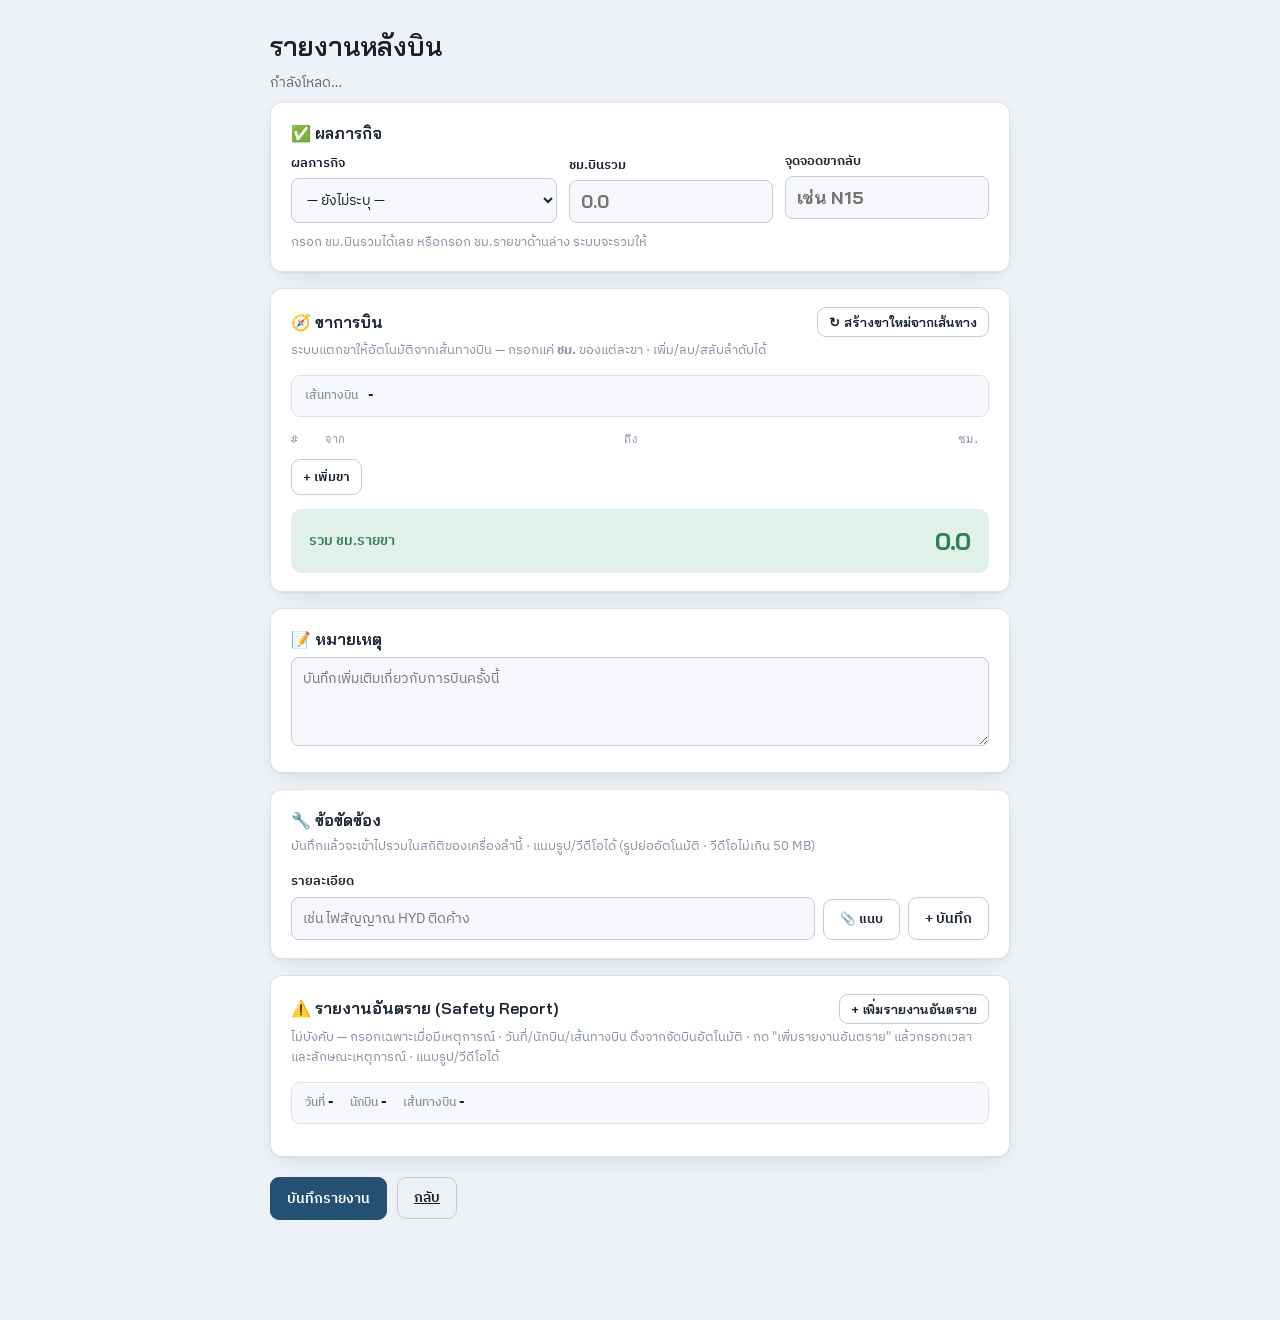
<file: report.html>
<!doctype html>
<html lang="th">
<head>
<meta charset="utf-8">
<meta name="viewport" content="width=device-width, initial-scale=1">
<title>Flight Operation · รายงานหลังบิน</title>
<link rel="preconnect" href="https://fonts.googleapis.com">
<link rel="preconnect" href="https://fonts.gstatic.com" crossorigin>
<link rel="stylesheet" href="https://fonts.googleapis.com/css2?family=Bai+Jamjuree:wght@600;700&family=IBM+Plex+Sans+Thai:wght@400;500;600&family=IBM+Plex+Mono&display=swap">
<link rel="stylesheet" href="css/style.css">
<style>
  .panel h3{font-family:"Bai Jamjuree",sans-serif;font-weight:600;font-size:16px;margin:0 0 4px;
            display:flex;align-items:center;gap:8px;flex-wrap:wrap}
  .panel .hint{font-size:12.5px;color:var(--faint);margin:0 0 14px;line-height:1.6}
  .routebox{background:var(--surface-2);border:1px solid var(--line);border-radius:9px;
            padding:9px 13px;font-weight:600;font-size:13.5px;margin-bottom:14px;
            display:flex;align-items:center;gap:10px;flex-wrap:wrap}
  .routebox .lbl{font-size:11.5px;color:var(--faint);font-weight:500}

  /* ---- ขาการบิน ---- */
  .leg{display:grid;grid-template-columns:26px 1fr 22px 1fr 88px auto;gap:8px;align-items:center;
       margin-bottom:8px}
  .leg .no{font-family:"IBM Plex Mono",monospace;font-size:12.5px;color:var(--faint);text-align:center;
           font-weight:600}
  .leg .arrow{text-align:center;color:var(--faint);font-size:14px}
  .leg input{margin:0}
  .leg .ops{display:flex;gap:4px}
  .ibtn{flex-shrink:0;width:30px;height:34px;border-radius:8px;border:1px solid var(--line-strong);
        background:var(--surface);color:var(--muted);cursor:pointer;font-size:13px;font-family:inherit;
        line-height:1;display:grid;place-items:center}
  .ibtn:hover:not(:disabled){background:var(--surface-2);color:var(--ink)}
  .ibtn:disabled{opacity:.3;cursor:default}
  .ibtn.del{color:var(--crit)}
  .ibtn.del:hover{background:var(--crit-soft)}
  .leg-head{display:grid;grid-template-columns:26px 1fr 22px 1fr 88px auto;gap:8px;
            font-size:11px;letter-spacing:.06em;text-transform:uppercase;color:var(--faint);
            font-family:"IBM Plex Mono",monospace;margin-bottom:6px}
  .leg-head span:nth-child(5){text-align:end}
  /* ภารกิจวัง/เดโชชัย: คอลัมน์ติ๊ก "คณะวัง" */
  .vipmode .leg,.vipmode .leg-head{grid-template-columns:26px 1fr 22px 1fr 88px 62px auto}
  .leg .vip{display:flex;align-items:center;justify-content:center;gap:4px;font-size:12px;color:var(--muted);
            margin:0;cursor:pointer;white-space:nowrap}
  .leg .vip input{width:18px;height:18px;margin:0;accent-color:var(--accent)}
  .leg.is-vip{background:var(--accent-soft);border-radius:8px}
  .vip-split{display:flex;gap:16px;flex-wrap:wrap;font-size:13px;margin-top:8px;color:var(--muted)}
  .vip-split b{color:var(--ink);font-variant-numeric:tabular-nums}
  .result-grid{display:grid;grid-template-columns:1.3fr 1fr 1fr;gap:12px;align-items:end}
  @media(max-width:640px){ .result-grid{grid-template-columns:1fr} }
  .result-grid label{margin:0 0 5px}
  .result-grid .big{font-family:"Bai Jamjuree",sans-serif;font-weight:700;font-size:18px}
  #resultSel.mcp{background:var(--good-soft);border-color:var(--good);color:var(--good);font-weight:700}
  #resultSel.bad{background:var(--crit-soft);border-color:var(--crit);color:var(--crit);font-weight:700}
  .plan-note{font-size:11.5px;color:var(--faint);margin-top:4px}
  .total{display:flex;justify-content:space-between;align-items:center;background:var(--good-soft);
         border-radius:10px;padding:13px 18px;margin-top:14px}
  .total .lb{font-weight:600;color:var(--good);font-size:14px}
  .total .val{font-family:"Bai Jamjuree",sans-serif;font-weight:700;font-size:24px;color:var(--good);
              font-variant-numeric:tabular-nums}
  .disc-item{display:flex;gap:10px;align-items:start;background:var(--surface-2);border:1px solid var(--line);
             border-radius:9px;padding:10px 12px;margin-bottom:8px;font-size:13.5px}
  .disc-item .txt{flex:1}
  .msg{font-size:13.5px;margin-top:10px;min-height:18px}
  .msg.ok{color:var(--good)} .msg.err{color:var(--crit)}
  /* ---- รายงานอันตราย (safety) ---- */
  .safety-meta{flex-wrap:wrap;gap:16px}
  .safety-item{display:grid;grid-template-columns:110px 1fr 34px;gap:8px;align-items:start;
               background:var(--surface-2);border:1px solid var(--line);border-radius:9px;padding:10px 12px;margin-bottom:8px}
  .safety-item .sf-time{font-family:"IBM Plex Mono",monospace}
  .safety-item textarea{margin:0;resize:vertical}
  .safety-item .sf-media,.disc-item .d-media{grid-column:1/-1}
  .disc-item{flex-wrap:wrap}
  .disc-item .d-media,.disc-item .upl-note{flex-basis:100%}
  .att-row{display:flex;align-items:center;gap:8px;flex-wrap:wrap;margin-top:6px}
  @media(max-width:560px){ .safety-item{grid-template-columns:1fr 34px} .safety-item .sf-time{grid-column:1/2} .safety-item textarea{grid-column:1/3} }
  @media(max-width:640px){
    .leg,.leg-head{grid-template-columns:22px 1fr 16px 1fr;row-gap:6px}
    .leg .hrs{grid-column:2/4} .leg .ops{grid-column:4/5;justify-content:end}
    .leg-head span:nth-child(5),.leg-head span:nth-child(6),.leg-head span:nth-child(7){display:none}
    .vipmode .leg,.vipmode .leg-head{grid-template-columns:22px 1fr 16px 1fr}
    .vipmode .leg .hrs{grid-column:2/3} .vipmode .leg .vip{grid-column:3/5;justify-content:start}
    .vipmode .leg .ops{grid-column:4/5}
  }
</style>
</head>
<body>
<main>
  <div class="wrap" style="max-width:780px">
    <div class="page-head">
      <h1>รายงานหลังบิน</h1>
      <div class="sub" id="sub">กำลังโหลด…</div>
    </div>

    <!-- ผลภารกิจ -->
    <div class="panel" style="margin-bottom:16px">
      <h3>✅ ผลภารกิจ</h3>
      <div class="result-grid">
        <div><label for="resultSel">ผลภารกิจ</label>
          <select id="resultSel">
            <option value="">— ยังไม่ระบุ —</option>
            <option value="MCP">MCP · Mission Complete</option>
            <option value="INCOMPLETE">ไม่สำเร็จ</option>
            <option value="CANCELLED">ยกเลิก</option>
          </select></div>
        <div><label for="totalInput">ชม.บินรวม</label>
          <input id="totalInput" class="big" type="number" step="0.1" min="0" placeholder="0.0"></div>
        <div><label for="parkRet">จุดจอดขากลับ</label>
          <input id="parkRet" class="big" placeholder="เช่น N15" style="text-transform:uppercase">
          <div class="plan-note" id="parkPlan"></div></div>
      </div>
      <p class="hint" id="totalHint" style="margin:10px 0 0">กรอก ชม.บินรวมได้เลย หรือกรอก ชม.รายขาด้านล่าง ระบบจะรวมให้</p>
    </div>

    <!-- ขาการบิน -->
    <div class="panel">
      <h3>🧭 ขาการบิน
        <button class="btn sm ghost" id="regen" style="margin-inline-start:auto">↻ สร้างขาใหม่จากเส้นทาง</button>
      </h3>
      <p class="hint">ระบบแตกขาให้อัตโนมัติจากเส้นทางบิน — กรอกแค่ <b>ชม.</b> ของแต่ละขา · เพิ่ม/ลบ/สลับลำดับได้</p>
      <div class="routebox"><span class="lbl">เส้นทางบิน</span><span id="routeTxt">-</span></div>

      <p class="hint" id="vipHint" hidden>👑 ภารกิจนี้เป็น<b id="vipKind"></b> — ติ๊ก <b>คณะวัง</b> ในขาที่มีคณะอยู่บนเครื่อง ·
        ชม.ขาที่ติ๊กนับเป็นภารกิจนี้ในหน้าสถิติ ขาที่เหลือนับเป็น <b>ฝึกบิน</b></p>
      <div id="legsWrap">
      <div class="leg-head">
        <span>#</span><span>จาก</span><span></span><span>ถึง</span><span>ชม.</span><span class="vip-h" hidden style="text-align:center">คณะวัง</span><span></span>
      </div>
      <div id="legsBox"></div>
      </div>
      <button class="btn sm" id="addLeg" style="margin-top:4px">+ เพิ่มขา</button>

      <div class="total">
        <span class="lb">รวม ชม.รายขา</span>
        <span class="val" id="totalVal">0.0</span>
      </div>
      <div class="vip-split" id="vipSplit" hidden></div>
    </div>

    <!-- หมายเหตุ -->
    <div class="panel" style="margin-top:16px">
      <h3>📝 หมายเหตุ</h3>
      <textarea id="remarks" rows="3" placeholder="บันทึกเพิ่มเติมเกี่ยวกับการบินครั้งนี้"></textarea>
    </div>

    <!-- ข้อขัดข้อง -->
    <div class="panel" style="margin-top:16px">
      <h3>🔧 ข้อขัดข้อง</h3>
      <p class="hint">บันทึกแล้วจะเข้าไปรวมในสถิติของเครื่องลำนี้ · แนบรูป/วีดีโอได้ (รูปย่ออัตโนมัติ · วีดีโอไม่เกิน 50 MB)</p>
      <div id="discList"></div>
      <div style="display:flex;gap:8px;align-items:end;margin-top:10px">
        <div style="flex:1"><label style="margin-top:0">รายละเอียด</label>
          <input id="discText" placeholder="เช่น ไฟสัญญาณ HYD ติดค้าง"></div>
        <button class="btn ghost attach-btn" id="discPick" title="แนบรูป/วีดีโอ">📎 แนบ</button>
        <button class="btn" id="addDisc">+ บันทึก</button>
      </div>
      <div id="discPending"></div>
    </div>

    <!-- รายงานอันตราย (Safety Report) -->
    <div class="panel" style="margin-top:16px">
      <h3>⚠️ รายงานอันตราย (Safety Report)
        <button class="btn sm ghost" id="addSafety" style="margin-inline-start:auto">+ เพิ่มรายงานอันตราย</button>
      </h3>
      <p class="hint">ไม่บังคับ — กรอกเฉพาะเมื่อมีเหตุการณ์ · วันที่/นักบิน/เส้นทางบิน ดึงจากจัดบินอัตโนมัติ · กด "เพิ่มรายงานอันตราย" แล้วกรอกเวลาและลักษณะเหตุการณ์ · แนบรูป/วีดีโอได้</p>
      <div class="routebox safety-meta">
        <span><span class="lbl">วันที่</span> <b id="sfDate">-</b></span>
        <span><span class="lbl">นักบิน</span> <b id="sfPilots">-</b></span>
        <span><span class="lbl">เส้นทางบิน</span> <b id="sfRoute">-</b></span>
      </div>
      <div id="safetyBox"></div>
    </div>

    <div style="display:flex;gap:10px;align-items:center;margin-top:20px;padding-bottom:40px">
      <button class="btn primary" id="save">บันทึกรายงาน</button>
      <a class="btn ghost" id="back" href="dashboard.html">กลับ</a>
      <span class="msg" id="msg"></span>
    </div>
  </div>
</main>

<script type="module">
  import { requireAuth } from "./js/auth.js";
  import { renderTopbar } from "./js/ui.js";
  import { getMission, routeToLegs, loadLegs, replaceLegs, saveReport, getReport,
           loadDiscrepancies, addDiscrepancy, deleteDiscrepancy,
           loadSafety, saveSafety } from "./js/reports.js";
  import { loadMissionMedia, uploadMany, deleteMedia, thumbsHtml, bindThumbs, pickFiles,
           checkFile, fmtSize } from "./js/media.js";
  import { esc } from "./js/missions.js";

  const profile = await requireAuth();
  if (profile) {
    renderTopbar(profile);

    const missionId = new URLSearchParams(location.search).get("mission");
    const msg = document.getElementById("msg");
    if (!missionId) {
      document.getElementById("sub").textContent = "ไม่พบภารกิจ";
      throw new Error("no mission");
    }

    const m = await getMission(missionId);
    if (!m) { document.getElementById("sub").textContent = "ไม่พบภารกิจ"; throw new Error("not found"); }

    const acTxt = m.aircraft ? `${m.aircraft.type || ""}/${m.aircraft.tail_number}` : "ไม่ระบุเครื่อง";
    document.getElementById("sub").textContent =
      `${m.mission_name || "-"} · ${m.mission_date} · ${m.callsign || ""} · ${acTxt}`;
    document.getElementById("routeTxt").textContent = m.route || "— ยังไม่ได้ระบุเส้นทางบิน —";
    document.getElementById("back").href = `day.html?date=${m.mission_date}`;

    // ---------- state ของขาการบิน ----------
    // ภารกิจวัง/เดโชชัย → มีช่องติ๊ก "คณะวัง" รายขา (migration_26)
    const VIP_KINDS = { palace: "ภารกิจสำนักพระราชวัง", dechochai: "ภารกิจเดโชชัย" };
    const vipMode = !!VIP_KINDS[m.kind];
    if (vipMode) {
      document.getElementById("legsWrap").classList.add("vipmode");
      document.getElementById("vipHint").hidden = false;
      document.getElementById("vipKind").textContent = VIP_KINDS[m.kind];
      document.querySelector(".vip-h").hidden = false;
    }
    const fromRoute = routeToLegs(m.route);          // ขาที่คิดจากเส้นทางบิน
    const saved = (await loadLegs(missionId)).map(l => ({
      from_point: (l.from_point || "").trim(),
      to_point:   (l.to_point   || "").trim(),
      hours: Number(l.hours) || 0,
      vip: !!l.vip,
    }));

    // แถวที่บันทึกไว้ว่างทั้งหมด (ไม่มีทั้งจาก/ถึง/ชม.) → ถือว่ายังไม่ได้กรอก
    const allBlank = saved.length > 0 &&
      saved.every(l => !l.from_point && !l.to_point && !l.hours);

    let legs;
    if (!saved.length || allBlank) {
      legs = fromRoute;                              // ใช้ค่าจากเส้นทางบินเป็น default
    } else {
      // มีข้อมูลเดิมอยู่ → คง ชม. ไว้ แต่เติมช่องจาก/ถึงที่ว่างด้วยค่าจากเส้นทางบิน
      legs = saved.map((l, i) => ({
        from_point: l.from_point || fromRoute[i]?.from_point || "",
        to_point:   l.to_point   || fromRoute[i]?.to_point   || "",
        hours: l.hours,
        vip: l.vip,
      }));
    }
    if (!legs.length) legs = [{ from_point: "", to_point: "", hours: 0 }];

    const box = document.getElementById("legsBox");
    const fmt = (n) => (Math.round(n * 10) / 10).toFixed(1);

    const totalInput = document.getElementById("totalInput");
    let manualTotal = "";                               // ยอดรวมที่กรอกเอง (คืนค่าเมื่อล้าง ชม.รายขา)
    totalInput.addEventListener("input", () => { if (!totalInput.readOnly) manualTotal = totalInput.value; });
    function recalcTotal() {
      const t = legs.reduce((s, l) => s + (Number(l.hours) || 0), 0);
      document.getElementById("totalVal").textContent = fmt(t);
      if (vipMode) {                                   // แสดงการแยก ชม. ที่จะไปหน้าสถิติ
        const vh = legs.reduce((s, l) => s + (l.vip ? Number(l.hours) || 0 : 0), 0);
        const any = legs.some(l => l.vip);
        const split = document.getElementById("vipSplit");
        split.hidden = false;
        split.innerHTML = any
          ? `<span>👑 ${VIP_KINDS[m.kind]} <b>${fmt(vh)}</b> ชม.</span><span>ฝึกบิน <b>${fmt(Math.max(t - vh, 0))}</b> ชม.</span>`
          : `<span>ยังไม่ได้ติ๊กขาที่มีคณะวัง — ตอนนี้นับทั้งหมดเป็น${VIP_KINDS[m.kind]}</span>`;
      }
      if (t > 0) {                                     // มี ชม.รายขา → ใช้ผลรวมรายขา
        totalInput.value = fmt(t);
        totalInput.readOnly = true;
        document.getElementById("totalHint").textContent = "ชม.บินรวมคิดจากผลรวม ชม.รายขา — ถ้าจะกรอกยอดรวมเอง ให้ลบ ชม.รายขาเป็น 0";
      } else {
        if (totalInput.readOnly) totalInput.value = manualTotal;   // เพิ่งล้างรายขา → กลับเป็นยอดที่กรอกเอง
        totalInput.readOnly = false;
        document.getElementById("totalHint").textContent = "กรอก ชม.บินรวมได้เลย หรือกรอก ชม.รายขาด้านล่าง ระบบจะรวมให้";
      }
      return t;
    }

    function render() {
      box.innerHTML = legs.map((l, i) => `
        <div class="leg${vipMode && l.vip ? " is-vip" : ""}" data-i="${i}">
          <span class="no">${i + 1}</span>
          <input data-f="from_point" value="${esc(l.from_point)}" placeholder="จาก">
          <span class="arrow">→</span>
          <input data-f="to_point" value="${esc(l.to_point)}" placeholder="ถึง">
          <input class="hrs" data-f="hours" type="number" step="0.1" min="0" value="${l.hours ?? 0}">
          ${vipMode ? `<label class="vip" title="ขานี้มีคณะวังอยู่บนเครื่อง"><input type="checkbox" data-vip ${l.vip ? "checked" : ""}><span class="vip-lbl">คณะวัง</span></label>` : ""}
          <span class="ops">
            <button class="ibtn" data-up title="เลื่อนขึ้น" ${i === 0 ? "disabled" : ""}>↑</button>
            <button class="ibtn" data-down title="เลื่อนลง" ${i === legs.length - 1 ? "disabled" : ""}>↓</button>
            <button class="ibtn del" data-del title="ลบขานี้">×</button>
          </span>
        </div>`).join("");

      box.querySelectorAll("[data-vip]").forEach((cb) =>
        cb.addEventListener("change", (e) => {
          const row = e.target.closest(".leg");
          legs[+row.dataset.i].vip = e.target.checked;
          row.classList.toggle("is-vip", e.target.checked);
          recalcTotal();
        }));
      box.querySelectorAll("input[data-f]").forEach((inp) =>
        inp.addEventListener("input", (e) => {
          const i = +e.target.closest(".leg").dataset.i;
          const f = e.target.dataset.f;
          legs[i][f] = f === "hours" ? (parseFloat(e.target.value) || 0) : e.target.value;
          if (f === "hours") recalcTotal();
        }));

      box.querySelectorAll("[data-up]").forEach((b) =>
        b.addEventListener("click", (e) => {
          const i = +e.target.closest(".leg").dataset.i;
          [legs[i - 1], legs[i]] = [legs[i], legs[i - 1]];
          render();
        }));
      box.querySelectorAll("[data-down]").forEach((b) =>
        b.addEventListener("click", (e) => {
          const i = +e.target.closest(".leg").dataset.i;
          [legs[i + 1], legs[i]] = [legs[i], legs[i + 1]];
          render();
        }));
      box.querySelectorAll("[data-del]").forEach((b) =>
        b.addEventListener("click", (e) => {
          const i = +e.target.closest(".leg").dataset.i;
          legs.splice(i, 1);
          if (!legs.length) legs = [{ from_point: "", to_point: "", hours: 0 }];
          render();
        }));

      recalcTotal();
    }
    render();

    document.getElementById("addLeg").addEventListener("click", () => {
      const last = legs[legs.length - 1];
      legs.push({ from_point: last ? last.to_point : "", to_point: "", hours: 0, vip: false });
      render();
    });

    document.getElementById("regen").addEventListener("click", () => {
      const fresh = routeToLegs(m.route);
      if (!fresh.length) { alert("ภารกิจนี้ยังไม่ได้ระบุเส้นทางบิน"); return; }
      if (!confirm("สร้างขาใหม่จากเส้นทางบิน? ชม.ที่กรอกไว้จะถูกล้าง")) return;
      legs = fresh; render();
    });

    // ---------- รายงานเดิม ----------
    const existing = await getReport(missionId);
    const resultSel = document.getElementById("resultSel");
    const paintResult = () => {
      resultSel.classList.toggle("mcp", resultSel.value === "MCP");
      resultSel.classList.toggle("bad", resultSel.value === "INCOMPLETE" || resultSel.value === "CANCELLED");
    };
    resultSel.addEventListener("change", paintResult);
    document.getElementById("parkPlan").textContent = m.parking_in ? `ตามแผน: ${m.parking_in}` : "";
    document.getElementById("parkRet").value = existing?.parking_return || m.parking_in || "";
    if (existing) {
      document.getElementById("remarks").value = existing.remarks || "";
      resultSel.value = existing.result || "";
      if (!legs.some(l => Number(l.hours)) && Number(existing.total_hours)) totalInput.value = manualTotal = fmt(Number(existing.total_hours));
    }
    paintResult();

    // ---------- รูป/วีดีโอแนบ (ข้อขัดข้อง + รายงานอันตราย) ----------
    let media = await loadMissionMedia(missionId);
    const mediaOf = (key, id) => id ? media.filter(x => x[key] === id) : [];
    const reloadMedia = async () => { media = await loadMissionMedia(missionId); };
    // พรีวิวไฟล์ที่เลือกไว้แต่ยังไม่อัปโหลด
    const previewOf = (files) => files.map(f => ({ url: URL.createObjectURL(f), mime_type: f.type, file_name: f.name, size_bytes: f.size }));
    // คัดไฟล์ที่ใช้ไม่ได้ออก พร้อมแจ้งเตือน
    const validFiles = (files) => {
      const bad = files.map(checkFile).filter(Boolean);
      if (bad.length) alert(bad.join("\n"));
      return files.filter(f => !checkFile(f));
    };
    async function removeMedia(row) {
      if (!confirm(`ลบไฟล์ ${row.file_name || ""}?`)) return false;
      const err = await deleteMedia(row);
      if (err) { alert("ลบไฟล์ไม่สำเร็จ: " + err.message); return false; }
      await reloadMedia(); return true;
    }
    async function uploadWithNote(noteEl, parent, files) {
      if (!files.length) return;
      noteEl.className = "upl-note";
      const errs = await uploadMany(missionId, parent, files,
        (i, n) => { noteEl.textContent = `กำลังอัปโหลด ${i}/${n}…`; });
      noteEl.className = errs.length ? "upl-note err" : "upl-note";
      noteEl.textContent = errs.length ? "อัปโหลดไม่สำเร็จ: " + errs.join(" · ") : "";
      await reloadMedia();
    }

    // ---------- ข้อขัดข้อง ----------
    let discFiles = [];                                 // ไฟล์ที่เลือกไว้กับรายการใหม่ (อัปโหลดหลังกดบันทึก)
    function renderDiscPending() {
      const box = document.getElementById("discPending");
      const pv = previewOf(discFiles);
      box.innerHTML = discFiles.length
        ? thumbsHtml(pv, { canDelete: true }) + `<div class="upl-note">${discFiles.length} ไฟล์ · ${fmtSize(discFiles.reduce((t, f) => t + f.size, 0))} — จะอัปโหลดเมื่อกด "+ บันทึก"</div>`
        : "";
      box.querySelectorAll(".mthumb").forEach(t => t.classList.add("pending"));
      bindThumbs(box, pv, (row) => { discFiles.splice(pv.indexOf(row), 1); renderDiscPending(); });
    }
    document.getElementById("discPick").addEventListener("click", async () => {
      discFiles.push(...validFiles(await pickFiles())); renderDiscPending();
    });

    async function refreshDisc() {
      const list = await loadDiscrepancies(missionId);
      const listBox = document.getElementById("discList");
      listBox.innerHTML = list.length
        ? list.map(d => `<div class="disc-item" data-id="${d.id}">
             <span class="txt">${esc(d.description)}</span>
             <button class="btn sm ghost attach-btn" data-attdisc title="แนบรูป/วีดีโอ">📎</button>
             <button class="ibtn del" data-deldisc title="ลบ">×</button>
             <div class="d-media"></div><div class="upl-note"></div></div>`).join("")
        : `<div class="muted" style="font-size:13px">— ยังไม่มีข้อขัดข้อง —</div>`;
      listBox.querySelectorAll(".disc-item").forEach(el => {
        const id = el.dataset.id, mbox = el.querySelector(".d-media"), items = mediaOf("discrepancy_id", id);
        mbox.innerHTML = thumbsHtml(items, { canDelete: true });
        bindThumbs(mbox, items, async (row) => { if (await removeMedia(row)) refreshDisc(); });
        el.querySelector("[data-attdisc]").addEventListener("click", async () => {
          const files = validFiles(await pickFiles());
          await uploadWithNote(el.querySelector(".upl-note"), { discrepancy_id: id }, files);
          if (!el.querySelector(".upl-note").textContent) refreshDisc();
        });
        el.querySelector("[data-deldisc]").addEventListener("click", async () => {
          if (!confirm("ลบข้อขัดข้องนี้? (ไฟล์แนบจะถูกลบด้วย)")) return;
          const err = await deleteDiscrepancy(id);
          if (err) { alert("ลบไม่สำเร็จ: " + err.message); return; }
          await reloadMedia(); refreshDisc();
        });
      });
    }
    refreshDisc();

    document.getElementById("addDisc").addEventListener("click", async () => {
      const t = document.getElementById("discText");
      const text = t.value.trim(); if (!text) return;
      const btn = document.getElementById("addDisc"); btn.disabled = true;
      const { error, id } = await addDiscrepancy(missionId, m.aircraft_id, text);
      if (error) { btn.disabled = false; alert("บันทึกไม่สำเร็จ: " + error.message); return; }
      t.value = "";
      const files = discFiles; discFiles = []; renderDiscPending();
      const note = document.createElement("div"); note.className = "upl-note";
      document.getElementById("discPending").appendChild(note);
      await uploadWithNote(note, { discrepancy_id: id }, files);
      btn.disabled = false;
      refreshDisc();
    });

    // ---------- รายงานอันตราย (safety) ----------
    document.getElementById("sfDate").textContent = m.mission_date || "-";
    const pilotNames = (m.mission_crew || [])
      .filter(c => ["AC","IP","P","CP","N"].includes((c.position||"").toUpperCase()))
      .sort((a,b) => (a.sort_order||0) - (b.sort_order||0))
      .map(c => (c.crew_name||"").trim()).filter(Boolean);
    document.getElementById("sfPilots").textContent = pilotNames.join(", ") || "-";
    document.getElementById("sfRoute").textContent = m.route || "-";

    let safety = (await loadSafety(missionId)).map(s => ({
      id: s.id, occurred_time: s.occurred_time || "", description: s.description || "", pending: [] }));
    const safetyBox = document.getElementById("safetyBox");
    function renderSafety() {
      safetyBox.innerHTML = safety.map((s, i) => `
        <div class="safety-item" data-i="${i}">
          <input class="sf-time" data-sf="occurred_time" value="${esc(s.occurred_time)}" placeholder="เวลา เช่น 1015">
          <textarea data-sf="description" rows="2" placeholder="ลักษณะเหตุการณ์…">${esc(s.description)}</textarea>
          <button class="ibtn del" data-sfdel title="ลบรายงานนี้">×</button>
          <div class="sf-media">
            <div class="sf-saved"></div><div class="sf-pend"></div>
            <div class="att-row">
              <button class="btn sm ghost attach-btn" data-sfatt>📎 แนบรูป/วีดีโอ</button>
              <span class="upl-note"></span>
            </div>
          </div>
        </div>`).join("");
      safetyBox.querySelectorAll(".safety-item").forEach(el => {
        const i = +el.dataset.i, s = safety[i];
        const saved = mediaOf("safety_report_id", s.id);
        const sBox = el.querySelector(".sf-saved");
        sBox.innerHTML = thumbsHtml(saved, { canDelete: true });
        bindThumbs(sBox, saved, async (row) => { if (await removeMedia(row)) renderSafety(); });
        const pBox = el.querySelector(".sf-pend"), pv = previewOf(s.pending);
        pBox.innerHTML = thumbsHtml(pv, { canDelete: true });
        pBox.querySelectorAll(".mthumb").forEach(t => t.classList.add("pending"));
        bindThumbs(pBox, pv, (row) => { s.pending.splice(pv.indexOf(row), 1); renderSafety(); });
        const note = el.querySelector(".upl-note");
        if (s.pending.length) note.textContent = `${s.pending.length} ไฟล์รออัปโหลด — กด "บันทึกรายงาน"`;
        el.querySelector("[data-sfatt]").addEventListener("click", async () => {
          const files = validFiles(await pickFiles());
          if (!files.length) return;
          if (s.id) {                                    // รายการที่บันทึกแล้ว → อัปโหลดทันที
            await uploadWithNote(note, { safety_report_id: s.id }, files);
            if (!note.textContent) renderSafety();
          } else { s.pending.push(...files); renderSafety(); }
        });
      });
      safetyBox.querySelectorAll("[data-sf]").forEach(inp =>
        inp.addEventListener("input", (e) => {
          const i = +e.target.closest(".safety-item").dataset.i;
          safety[i][e.target.dataset.sf] = e.target.value;
        }));
      safetyBox.querySelectorAll("[data-sfdel]").forEach(b =>
        b.addEventListener("click", (e) => {
          const s = safety[+e.target.closest(".safety-item").dataset.i];
          const n = mediaOf("safety_report_id", s.id).length;
          if (n && !confirm(`รายการนี้มีไฟล์แนบ ${n} ไฟล์ — จะถูกลบเมื่อกด "บันทึกรายงาน" ดำเนินการต่อ?`)) return;
          safety.splice(safety.indexOf(s), 1); renderSafety();
        }));
    }
    renderSafety();
    document.getElementById("addSafety").addEventListener("click", () => {
      safety.push({ occurred_time: "", description: "", pending: [] }); renderSafety();
      const last = safetyBox.querySelector(".safety-item:last-child textarea"); if (last) last.focus();
    });

    // ---------- บันทึกทั้งหมด ----------
    document.getElementById("save").addEventListener("click", async () => {
      const btn = document.getElementById("save");
      btn.disabled = true; btn.textContent = "กำลังบันทึก…"; msg.className = "msg"; msg.textContent = "";

      const clean = legs.filter(l => (l.from_point||"").trim() || (l.to_point||"").trim() || Number(l.hours));
      const legErr = await replaceLegs(missionId, clean);
      if (legErr && !legErr.warning) { msg.className = "msg err"; msg.textContent = "บันทึกขาไม่สำเร็จ: " + legErr.message;
                    btn.disabled = false; btn.textContent = "บันทึกรายงาน"; return; }

      const legSum = clean.reduce((s, l) => s + (Number(l.hours) || 0), 0);
      const total = legSum > 0 ? legSum : (parseFloat(totalInput.value) || 0);
      const result = document.getElementById("resultSel").value;
      const repErr = await saveReport(missionId, total, document.getElementById("remarks").value.trim(), {
        result, parking_return: document.getElementById("parkRet").value.toUpperCase(),
      });
      if (repErr && !repErr.warning) { btn.disabled = false; btn.textContent = "บันทึกรายงาน";
        msg.className = "msg err"; msg.textContent = "บันทึกรายงานไม่สำเร็จ: " + repErr.message; return; }

      const { error: sfErr, ids } = await saveSafety(missionId, safety);
      if (sfErr) { btn.disabled = false; btn.textContent = "บันทึกรายงาน";
        msg.className = "msg err"; msg.textContent = "บันทึก ชม.แล้ว แต่รายงานอันตรายไม่สำเร็จ: " + sfErr.message; return; }

      // ไฟล์ที่เลือกไว้กับรายการใหม่ → อัปโหลดหลังได้ id · รายการว่าง (ไม่ได้เก็บ) ตัดทิ้ง
      const upErrs = [];
      safety.forEach((s, i) => { s.id = ids[i]; });
      const skipped = safety.filter(s => !s.id && s.pending.length).length;
      for (const s of safety.filter(s => s.id && s.pending.length)) {
        btn.textContent = "กำลังอัปโหลดไฟล์…";
        upErrs.push(...await uploadMany(missionId, { safety_report_id: s.id }, s.pending,
          (i, n) => { msg.className = "msg"; msg.textContent = `กำลังอัปโหลด ${i}/${n}…`; }));
        s.pending = [];
      }
      safety = safety.filter(s => s.id);
      await reloadMedia(); renderSafety();
      btn.disabled = false; btn.textContent = "บันทึกรายงาน";
      if (upErrs.length || skipped) {
        msg.className = "msg err";
        msg.textContent = "บันทึกรายงานแล้ว แต่" + [upErrs.length ? " อัปโหลดไม่สำเร็จ: " + upErrs.join(" · ") : "",
          skipped ? ` ไฟล์ของรายงานอันตรายที่ไม่ได้กรอกลักษณะเหตุการณ์ (${skipped} รายการ) ไม่ถูกเก็บ` : ""].join("");
        return;
      }

      const sfN = safety.filter(s => (s.description||"").trim()).length;
      msg.className = repErr?.warning || legErr?.warning ? "msg err" : "msg ok";
      msg.textContent = repErr?.warning || legErr?.warning ||
        `✓ บันทึกแล้ว · ${result || "ยังไม่ระบุผล"} · ${fmt(total)} ชม.${sfN ? ` · รายงานอันตราย ${sfN} รายการ` : ""} — กระจายไปลูกเรือและเครื่องอัตโนมัติ`;
    });
  }
</script>
</body>
</html>
</file>
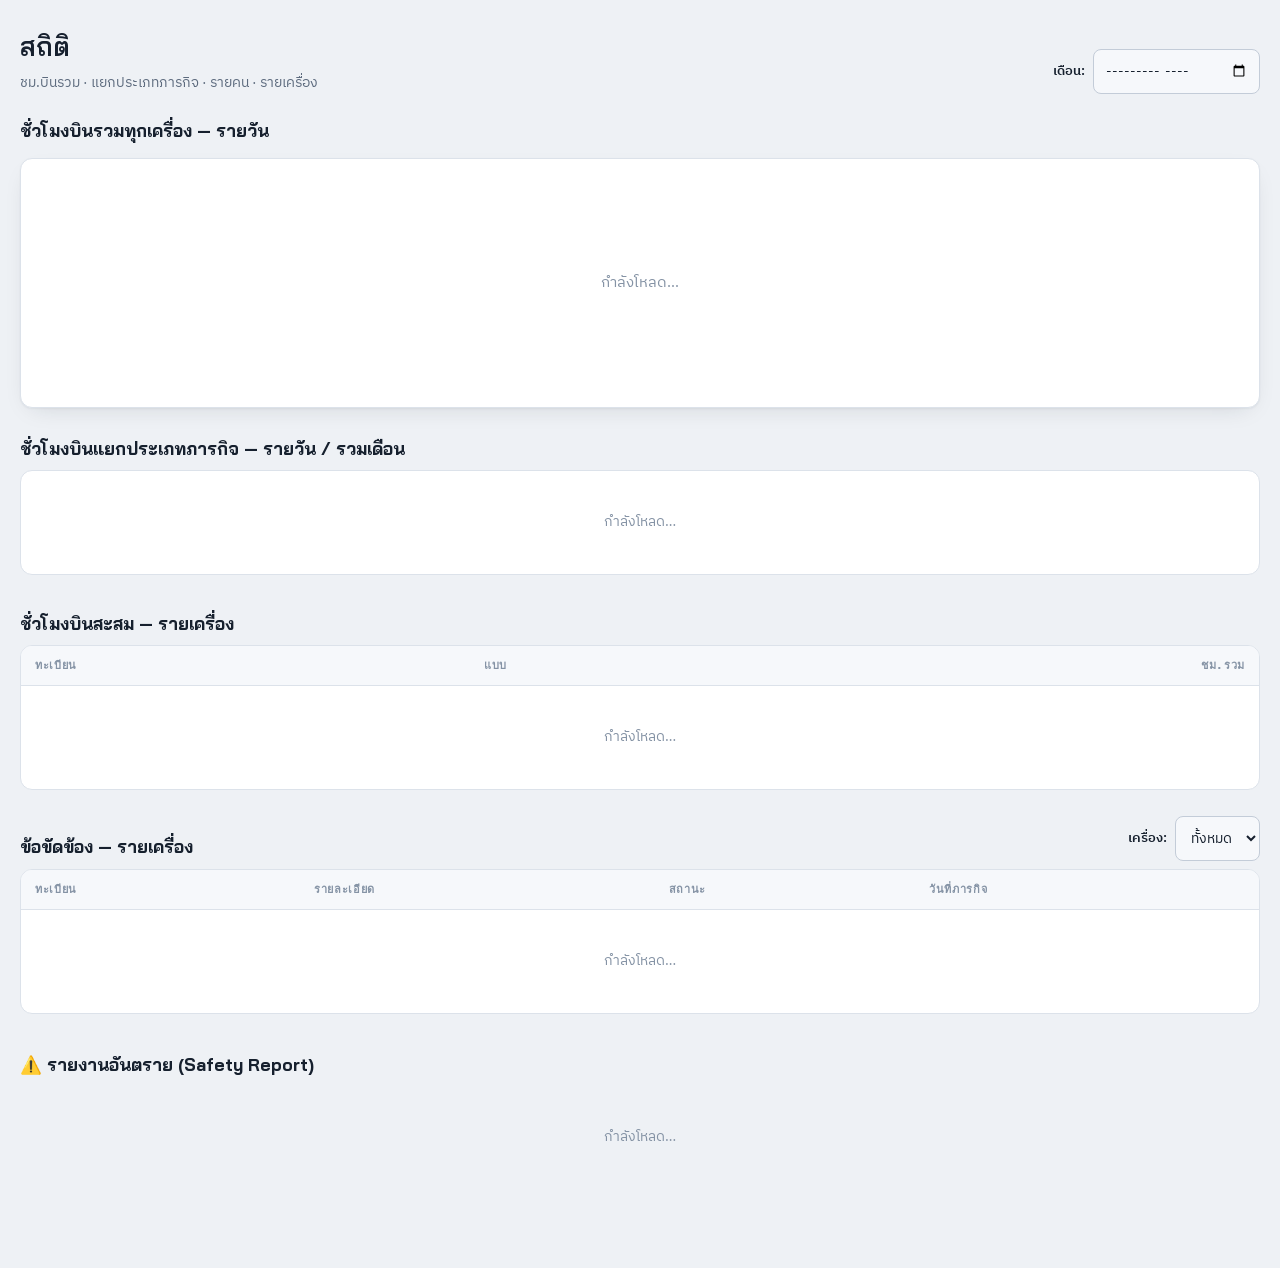
<file: stats.html>
<!doctype html>
<html lang="th">
<head>
<meta charset="utf-8">
<meta name="viewport" content="width=device-width, initial-scale=1">
<title>Flight Operation · สถิติ</title>
<link rel="preconnect" href="https://fonts.googleapis.com">
<link rel="preconnect" href="https://fonts.gstatic.com" crossorigin>
<link rel="stylesheet" href="https://fonts.googleapis.com/css2?family=Bai+Jamjuree:wght@600;700&family=IBM+Plex+Sans+Thai:wght@400;500;600&family=IBM+Plex+Mono&display=swap">
<link rel="stylesheet" href="css/style.css">
<style>
  main .wrap{max-width:1560px}
  h3.sec{font-family:"Bai Jamjuree",sans-serif;margin:26px 0 8px}
  h3.sec:first-of-type{margin-top:14px}
  .stat-head{display:flex;align-items:end;gap:12px;flex-wrap:wrap}
  .stat-head .pick{margin-inline-start:auto;display:flex;align-items:center;gap:8px}
  .stat-head .pick input{width:auto}
  .kpi{display:flex;gap:10px;flex-wrap:wrap;margin:10px 0 4px}
  .kpi .card{background:var(--surface);border:1px solid var(--line);border-radius:12px;padding:10px 16px;box-shadow:var(--shadow)}
  .kpi .card .n{font-family:"Bai Jamjuree",sans-serif;font-weight:700;font-size:22px}
  .kpi .card .l{font-size:12px;color:var(--muted)}

  /* ---- กราฟเส้น ชม.สะสมรายวัน ---- */
  .chart{height:250px;padding:10px 12px;border:1px solid var(--line);border-radius:12px;
         background:var(--surface);box-shadow:var(--shadow);overflow-x:auto}
  .chart svg{display:block;height:230px}
  .chart .ln{fill:none;stroke:var(--primary);stroke-width:2.5;stroke-linejoin:round;stroke-linecap:round}
  .chart .ar{fill:var(--primary);opacity:.12}
  .chart .dot{fill:var(--primary)}
  .chart .grid{stroke:var(--line);stroke-width:1}
  .chart .axt{fill:var(--faint);font-size:10px;font-family:"IBM Plex Mono",monospace}
  .chart-empty{display:flex;align-items:center;justify-content:center;height:100%;color:var(--faint)}

  /* ---- ตารางแยกประเภท ---- */
  table.mt{border-collapse:collapse;width:100%;font-size:12px}
  table.mt th,table.mt td{border:1px solid var(--line);padding:4px 6px;text-align:center;white-space:nowrap}
  table.mt th{background:var(--surface-2);font-weight:600;font-size:11px;color:var(--muted);position:sticky;top:0}
  table.mt td.k{text-align:start;font-weight:700;white-space:normal;position:sticky;inset-inline-start:0;
                width:92px;min-width:92px;max-width:92px;vertical-align:middle;z-index:1;line-height:1.25}
  table.mt th.k{text-align:start;position:sticky;inset-inline-start:0;width:92px;min-width:92px;z-index:3}
  table.mt td.sub,table.mt th.sub{position:sticky;inset-inline-start:92px;width:44px;min-width:44px;
                background:var(--surface-2);font-size:10px;color:var(--muted);font-weight:600;z-index:1}
  table.mt th.sub{z-index:3}
  table.mt tr.ktop td,table.mt tr.ktop th{border-top:2px solid var(--line-strong)}
  table.mt td.tot,table.mt th.tot{font-weight:700;background:var(--surface-2);position:sticky;inset-inline-end:0}
  table.mt td.z{color:var(--faint)}
  #disc tr.disc-link{cursor:pointer}
  #disc tr.disc-link:hover td{background:var(--primary-soft)}
  #disc tr.disc-link a{color:inherit;text-decoration:none}
  #disc tr.disc-link:hover a{color:var(--primary);text-decoration:underline}
  table.mt tr.sum td{font-weight:700;background:var(--surface-2)}
  table.mt tr.sum td.k{background:var(--surface-2)}
  .pager{display:flex;align-items:center;justify-content:center;gap:12px;margin:10px 0}
  .pager .pinfo{font-size:12.5px;color:var(--muted)}
  /* ---- รายการรายงานอันตราย ---- */
  .sfitem{display:block;text-decoration:none;color:inherit;background:var(--surface);border:1px solid var(--line);
          border-inline-start:4px solid var(--crit);border-radius:10px;padding:11px 14px;margin-bottom:8px;box-shadow:var(--shadow)}
  .sfitem:hover{border-color:var(--primary)}
  .sfitem .sf-top{display:flex;gap:10px;flex-wrap:wrap;align-items:baseline;font-size:12.5px;color:var(--muted);margin-bottom:4px}
  .sfitem .sf-date{font-weight:700;color:var(--ink)}
  .sfitem .sf-cs,.sfitem .sf-ac,.sfitem .sf-time{font-family:"IBM Plex Mono",monospace}
  .sfitem .sf-time{color:var(--crit);font-weight:700}
  .sfitem .sf-desc{font-size:14px;color:var(--ink);line-height:1.5;white-space:pre-wrap}
  .sfitem .sf-route{font-size:12px;color:var(--faint);margin-top:3px}
  .sfitem .go{float:inline-end;font-size:12px;color:var(--primary)}
  .legend{display:flex;gap:12px;flex-wrap:wrap;margin:8px 0 0;font-size:12px;color:var(--muted)}
  .legend .sw{display:inline-block;width:14px;height:14px;border-radius:4px;margin-inline-end:5px;vertical-align:-2px;border:1px solid var(--line)}
</style>
</head>
<body>
<main>
  <div class="wrap">
    <div class="page-head stat-head">
      <div><h1>สถิติ</h1><div class="sub">ชม.บินรวม · แยกประเภทภารกิจ · รายคน · รายเครื่อง</div></div>
      <div class="pick">
        <label for="mon" style="margin:0;font-size:13px">เดือน:</label>
        <input type="month" id="mon">
      </div>
    </div>

    <h3 class="sec">ชั่วโมงบินรวมทุกเครื่อง — รายวัน</h3>
    <div class="kpi" id="kpi"></div>
    <div class="chart" id="chart"><div class="chart-empty">กำลังโหลด…</div></div>

    <h3 class="sec">ชั่วโมงบินแยกประเภทภารกิจ — รายวัน / รวมเดือน</h3>
    <div class="tablewrap"><div id="mtable"><div class="empty">กำลังโหลด…</div></div></div>
    <div class="legend" id="legend"></div>

    <h3 class="sec">ชั่วโมงบินสะสม — รายเครื่อง</h3>
    <div class="tablewrap">
      <table><thead><tr><th>ทะเบียน</th><th>แบบ</th><th style="text-align:end">ชม.รวม</th></tr></thead>
      <tbody id="ac"><tr><td colspan="3" class="empty">กำลังโหลด…</td></tr></tbody></table>
    </div>

    <div class="stat-head" style="margin:26px 0 8px">
      <h3 class="sec" style="margin:0">ข้อขัดข้อง — รายเครื่อง</h3>
      <div class="pick"><label for="discAc" style="margin:0;font-size:13px">เครื่อง:</label>
        <select id="discAc" style="width:auto"><option value="">ทั้งหมด</option></select></div>
    </div>
    <div class="tablewrap">
      <table><thead><tr><th>ทะเบียน</th><th>รายละเอียด</th><th>สถานะ</th><th>วันที่ภารกิจ</th></tr></thead>
      <tbody id="disc"><tr><td colspan="4" class="empty">กำลังโหลด…</td></tr></tbody></table>
    </div>
    <div class="pager" id="discPager"></div>

    <h3 class="sec">⚠️ รายงานอันตราย (Safety Report)</h3>
    <div id="safetyList"><div class="empty">กำลังโหลด…</div></div>
    <div class="pager" id="safetyPager"></div>
  </div>
</main>

<script type="module">
  import { requireAuth } from "./js/auth.js";
  import { renderTopbar } from "./js/ui.js";
  import { supabase } from "./js/supabase.js";
  import { KINDS, KIND_COLORS, DEFAULT_KIND, isStby } from "./js/missions.js";

  const profile = await requireAuth();
  if (!profile) throw new Error("no auth");
  renderTopbar(profile);
  const esc=(s)=>String(s??"").replace(/[&<>]/g,c=>({"&":"&amp;","<":"&lt;",">":"&gt;"}[c]));
  const fx=(h)=>Number(h||0);
  const fmt=(h)=>{ const v=Math.round(fx(h)*10)/10; return v ? String(v) : ""; };

  // ---------- ดึงชั่วโมงบินทั้งหมด (ผูกกับวันที่ + ประเภทภารกิจ) ----------
  let { data: reps, error: repErr } = await supabase.from("post_flight_reports")
    .select("total_hours, missions(mission_date, kind, flight_legs(hours, vip))");
  if (repErr) {   // ยังไม่ได้รัน migration_26 (ไม่มีคอลัมน์ vip) → โหลดแบบเดิม
    ({ data: reps, error: repErr } = await supabase.from("post_flight_reports")
      .select("total_hours, missions(mission_date, kind)"));
  }
  if (repErr) console.warn("reports:", repErr.message);
  // ภารกิจวัง/เดโชชัยที่ติ๊ก "คณะวัง" รายขา: ชม.ขาที่ติ๊ก → ประเภทภารกิจ · ส่วนที่เหลือ → ฝึกบิน
  //  (เที่ยวนับในประเภทภารกิจ · ไม่มีขาไหนติ๊ก = นับทั้งภารกิจเป็นประเภทเดิม) — ตรงกับ archive_purge_month
  const VIP_KINDS=["palace","dechochai"];
  const rows=[];
  for(const r of reps||[]){
    const m=r.missions; if(!m||!m.mission_date) continue;
    const date=String(m.mission_date).slice(0,10), kind=m.kind||DEFAULT_KIND, total=fx(r.total_hours);
    const legs=m.flight_legs||[];
    if(VIP_KINDS.includes(kind) && legs.some(l=>l.vip)){
      const vh=legs.reduce((t,l)=>t+(l.vip?fx(l.hours):0),0);
      rows.push({ date, kind, h:vh, f:1 });
      if(total>vh) rows.push({ date, kind:"training", h:total-vh, f:0 });
    } else rows.push({ date, kind, h:total, f:1 });
  }

  // เดือนที่เคลียร์ข้อมูลดิบแล้ว (archive.html) → ใช้สถิติสรุปรายวันแทน (migration_25)
  //  วันที่ยังมีข้อมูลดิบอยู่ใช้ข้อมูลดิบ กันนับซ้ำ
  const { data: sd, error: sdErr } = await supabase.from("stats_daily").select("stat_date,kind,flights,hours");
  if (sdErr) console.warn("stats_daily:", sdErr.message);
  const rawDates=new Set(rows.map(r=>r.date));
  for(const x of sd||[]){
    const date=String(x.stat_date).slice(0,10);
    if(!rawDates.has(date)) rows.push({ date, kind:x.kind||DEFAULT_KIND, h:fx(x.hours), f:Number(x.flights)||0 });
  }

  const daysIn=(y,m)=>new Date(y,m,0).getDate();   // m=1..12

  function renderMonth(ym){
    const [y,m]=ym.split("-").map(Number);
    const nd=daysIn(y,m);
    const inMonth=rows.filter(r=>r.date.slice(0,7)===ym);

    // รวมรายวัน (ทุกประเภท) + แยกตามประเภท (ชม.บิน + จำนวนเที่ยว)
    const perDay=Array(nd+1).fill(0);                 // ชม.รวมต่อวัน (ใช้ในกราฟ)
    const perDayF=Array(nd+1).fill(0);               // จำนวนเที่ยวรวมต่อวัน
    const perKindH=new Map(), perKindF=new Map();    // kind -> [day]=ชม. / =เที่ยว
    for(const r of inMonth){
      const d=Number(r.date.slice(8,10));
      if(d<1||d>nd) continue;
      perDay[d]+=r.h; perDayF[d]+=r.f;
      if(!perKindH.has(r.kind)){ perKindH.set(r.kind, Array(nd+1).fill(0)); perKindF.set(r.kind, Array(nd+1).fill(0)); }
      perKindH.get(r.kind)[d]+=r.h;
      perKindF.get(r.kind)[d]+=r.f;
    }
    const monthTotal=perDay.reduce((a,b)=>a+b,0);
    const monthFlights=perDayF.reduce((a,b)=>a+b,0);
    const flyingDays=perDay.filter(v=>v>0).length;
    const maxDay=Math.max(1,...perDay);

    // ----- KPI -----
    document.getElementById("kpi").innerHTML=`
      <div class="card"><div class="n">${Math.round(monthTotal*10)/10}</div><div class="l">ชม.รวมทั้งเดือน</div></div>
      <div class="card"><div class="n">${flyingDays}</div><div class="l">วันที่มีบิน</div></div>
      <div class="card"><div class="n">${monthFlights}</div><div class="l">เที่ยวบิน</div></div>`;

    // ----- กราฟเส้น ชม.สะสม (รวมเพิ่มขึ้นเรื่อย ๆ ตลอดเดือน) -----
    const chart=document.getElementById("chart");
    if(monthTotal===0){ chart.innerHTML=`<div class="chart-empty">ยังไม่มีข้อมูลชั่วโมงบินในเดือนนี้</div>`; }
    else{
      // เดือนปัจจุบัน → ลากเส้นแค่ถึง "วันนี้" · เดือนที่ผ่านมาแล้ว → เต็มเดือน
      const today=new Date();
      const curYm=`${today.getFullYear()}-${String(today.getMonth()+1).padStart(2,"0")}`;
      const endDay = ym===curYm ? Math.min(today.getDate(),nd) : (ym>curYm ? 0 : nd);
      const cum=Array(nd+1).fill(0);
      for(let d=1;d<=nd;d++) cum[d]=cum[d-1]+perDay[d];
      const yMax=cum[endDay]||1;
      const padL=44,padR=16,padT=12,padB=24,H=230;
      const cw=Math.max(320,(chart.clientWidth||900)-24);
      const minW=padL+padR+Math.max(1,endDay-1)*22;
      const W=Math.max(cw,minW);
      const stepX=(W-padL-padR)/((endDay-1)||1);
      const X=(d)=>padL+stepX*(d-1);
      const Y=(v)=>padT+(H-padT-padB)*(1-v/yMax);
      let grid="";
      for(let i=0;i<=4;i++){ const v=yMax*i/4, yy=Y(v);
        grid+=`<line class="grid" x1="${padL}" y1="${yy.toFixed(1)}" x2="${(W-padR).toFixed(1)}" y2="${yy.toFixed(1)}"/>`
             +`<text class="axt" x="${padL-6}" y="${(yy+3).toFixed(1)}" text-anchor="end">${Math.round(v*10)/10}</text>`; }
      let xl="",dots="";
      for(let d=1;d<=endDay;d++){ if(d===1||d===endDay||d%5===0){
        xl+=`<text class="axt" x="${X(d).toFixed(1)}" y="${H-6}" text-anchor="middle">${d}</text>`;
        dots+=`<circle class="dot" cx="${X(d).toFixed(1)}" cy="${Y(cum[d]).toFixed(1)}" r="3"><title>${d} · สะสม ${Math.round(cum[d]*10)/10} ชม.</title></circle>`; } }
      let ln="";
      for(let d=1;d<=endDay;d++) ln+=(d===1?"M":"L")+X(d).toFixed(1)+","+Y(cum[d]).toFixed(1)+" ";
      const area=`M${X(1).toFixed(1)},${Y(0).toFixed(1)} `
        +Array.from({length:endDay},(_,i)=>`L${X(i+1).toFixed(1)},${Y(cum[i+1]).toFixed(1)}`).join(" ")
        +` L${X(endDay).toFixed(1)},${Y(0).toFixed(1)} Z`;
      chart.innerHTML=`<svg viewBox="0 0 ${W} ${H}" style="width:${W}px">
        ${grid}<path class="ar" d="${area}"/><path class="ln" d="${ln.trim()}"/>${dots}${xl}</svg>`;
    }

    // ----- ตารางแยกประเภท -----
    const kindsShown=Object.keys(KINDS).filter(k=>!isStby(k));   // ทุกประเภท (ยกเว้น STBY) แม้ไม่มีข้อมูล
    const box=document.getElementById("mtable");

    const head=`<tr><th class="k">ประเภทภารกิจ</th><th class="sub"></th>`+
      Array.from({length:nd},(_,i)=>{const d=i+1;const dow=new Date(y,m-1,d).getDay();
        return `<th${(dow===0||dow===6)?' style="color:var(--faint)"':''}>${d}</th>`;}).join("")+
      `<th class="tot">รวมเดือน</th></tr>`;

    const zeros=Array(nd+1).fill(0);
    // แต่ละประเภท = 2 แถวย่อย: บน=จำนวนเที่ยว · ล่าง=ชม.บิน
    const body=kindsShown.map(k=>{
      const c=KIND_COLORS[k]||KIND_COLORS[DEFAULT_KIND];
      const fArr=perKindF.get(k)||zeros, hArr=perKindH.get(k)||zeros;
      const fTot=fArr.reduce((a,b)=>a+b,0), hTot=hArr.reduce((a,b)=>a+b,0);
      const tint=`background:color-mix(in srgb, ${c.bg} 20%, var(--surface))`;
      const fCells=Array.from({length:nd},(_,i)=>{const v=fArr[i+1];
        return v>0?`<td style="${tint}">${v}</td>`:`<td class="z">·</td>`;}).join("");
      const hCells=Array.from({length:nd},(_,i)=>{const v=hArr[i+1];
        return v>0?`<td style="${tint}">${fmt(v)}</td>`:`<td class="z">·</td>`;}).join("");
      return `<tr class="ktop"><td class="k" rowspan="2" style="background:${c.bg};color:${c.fg}">${esc(KINDS[k])}</td>`+
             `<td class="sub">เที่ยว</td>${fCells}<td class="tot">${fTot}</td></tr>`+
             `<tr><td class="sub">ชม.</td>${hCells}<td class="tot">${Math.round(hTot*10)/10}</td></tr>`;
    }).join("");

    const sumF=`<tr class="sum ktop"><td class="k" rowspan="2">รวม/วัน</td><td class="sub">เที่ยว</td>`+
      Array.from({length:nd},(_,i)=>{const v=perDayF[i+1];return `<td>${v>0?v:"·"}</td>`;}).join("")+
      `<td class="tot">${monthFlights}</td></tr>`;
    const sumH=`<tr class="sum"><td class="sub">ชม.</td>`+
      Array.from({length:nd},(_,i)=>{const v=perDay[i+1];return `<td>${v>0?fmt(v):"·"}</td>`;}).join("")+
      `<td class="tot">${Math.round(monthTotal*10)/10}</td></tr>`;

    box.innerHTML=`<table class="mt"><thead>${head}</thead><tbody>${body}${sumF}${sumH}</tbody></table>`;

    document.getElementById("legend").innerHTML=kindsShown.map(k=>{
      const c=KIND_COLORS[k]||KIND_COLORS[DEFAULT_KIND];
      return `<span><i class="sw" style="background:${c.bg}"></i>${esc(KINDS[k])}</span>`;}).join("");
  }

  const mon=document.getElementById("mon");
  const now=new Date();
  mon.value=`${now.getFullYear()}-${String(now.getMonth()+1).padStart(2,"0")}`;
  mon.addEventListener("change",()=>renderMonth(mon.value||mon.max));
  renderMonth(mon.value);

  // ---------- ตารางสะสม (ไม่ขึ้นกับเดือน) ----------
  const { data: ac } = await supabase.from("aircraft").select("*").order("total_hours",{ascending:false});
  document.getElementById("ac").innerHTML = (ac&&ac.length)
    ? ac.map(a=>`<tr><td class="mono">${esc(a.tail_number)}</td><td>${esc(a.type||"-")}</td><td class="num">${a.total_hours}</td></tr>`).join("")
    : `<tr><td colspan="3" class="empty">ยังไม่มีข้อมูล</td></tr>`;

  const { data: d } = await supabase.from("discrepancies")
    .select("*, aircraft(tail_number), missions(mission_date)").order("reported_date",{ascending:false});
  // วันที่ของข้อขัดข้อง = วันของภารกิจ (ถ้าไม่ผูกภารกิจ ใช้วันที่รายงานแทน)
  const discDate=(x)=>String(x.missions?.mission_date||x.reported_date||"").slice(0,10);
  // สีประจำเครื่อง (แยกด้วย hue ต่างกัน · ใช้ได้ทั้งธีมสว่าง/มืด ด้วย color-mix)
  const tails=[...new Set((d||[]).map(x=>x.aircraft?.tail_number||"-"))].sort();
  const HUES=[210,8,145,40,275,175,320,95];
  const col=(t)=>`hsl(${HUES[Math.max(0,tails.indexOf(t))%HUES.length]} 70% 45%)`;
  // เรียงตามวันที่ภารกิจ (ใหม่ → เก่า) · วันเดียวกันเรียงตามทะเบียนเครื่อง
  const discRows=(d||[]).slice().sort((a,b)=>
    discDate(b).localeCompare(discDate(a))
    || (a.aircraft?.tail_number||"").localeCompare(b.aircraft?.tail_number||""));

  // ---- ตัวเลือกเครื่อง (dropdown) ----
  const sel=document.getElementById("discAc");
  const cntOf=(t)=>discRows.filter(x=>(x.aircraft?.tail_number||"-")===t).length;
  sel.innerHTML=`<option value="">ทั้งหมด (${discRows.length})</option>`+
    tails.map(t=>`<option value="${esc(t)}">${esc(t)} (${cntOf(t)})</option>`).join("");

  // ---- แสดงผลแบบแบ่งหน้า หน้าละ 10 ----
  const PAGE=10;
  let discFilter="", discPage=1;
  function renderDisc(){
    const list=discFilter ? discRows.filter(x=>(x.aircraft?.tail_number||"-")===discFilter) : discRows;
    const pages=Math.max(1,Math.ceil(list.length/PAGE));
    if(discPage>pages) discPage=pages;
    const slice=list.slice((discPage-1)*PAGE,(discPage-1)*PAGE+PAGE);
    document.getElementById("disc").innerHTML = slice.length
      ? slice.map(x=>{ const t=x.aircraft?.tail_number||"-"; const c=col(t);
          // ผูกภารกิจ → คลิกทั้งแถวไปหน้ารายงานหลังบินของไฟลท์นั้น
          const href=x.mission_id ? `report.html?mission=${x.mission_id}` : "";
          return `<tr${href?` class="disc-link" data-href="${href}" title="เปิดรายงานหลังบินของไฟลท์นี้"`:""}>
            <td class="mono" style="border-inline-start:5px solid ${c};background:color-mix(in srgb, ${c} 20%, var(--surface));font-weight:700">${esc(t)}</td>
            <td>${href?`<a href="${href}">${esc(x.description)}</a>`:esc(x.description)}</td><td>${esc(x.status)}</td><td>${esc(discDate(x))}</td></tr>`;}).join("")
      : `<tr><td colspan="4" class="empty">ไม่มีข้อขัดข้อง</td></tr>`;
    document.querySelectorAll("#disc tr.disc-link").forEach(tr=>tr.addEventListener("click",(e)=>{
      if(e.target.closest("a")) return;            // คลิกลิงก์เอง → ให้ลิงก์ทำงานปกติ (เปิดแท็บใหม่ได้)
      location.href=tr.dataset.href;
    }));
    const pager=document.getElementById("discPager");
    if(list.length<=PAGE){ pager.innerHTML=list.length?`<span class="pinfo">${list.length} รายการ</span>`:""; }
    else{
      pager.innerHTML=`<button class="btn sm ghost" ${discPage<=1?"disabled":""} data-prev>‹ ก่อนหน้า</button>`
        +`<span class="pinfo">หน้า ${discPage}/${pages} · ${list.length} รายการ</span>`
        +`<button class="btn sm ghost" ${discPage>=pages?"disabled":""} data-next>ถัดไป ›</button>`;
      pager.querySelector("[data-prev]")?.addEventListener("click",()=>{ discPage--; renderDisc(); });
      pager.querySelector("[data-next]")?.addEventListener("click",()=>{ discPage++; renderDisc(); });
    }
  }
  sel.addEventListener("change",()=>{ discFilter=sel.value; discPage=1; renderDisc(); });
  renderDisc();

  // ---------- รายงานอันตราย (safety) — 5 รายการ/หน้า · กดเข้าหน้ารายงานหลังบิน ----------
  const TH_MON=["ม.ค.","ก.พ.","มี.ค.","เม.ย.","พ.ค.","มิ.ย.","ก.ค.","ส.ค.","ก.ย.","ต.ค.","พ.ย.","ธ.ค."];
  const thD=(s)=>{ if(!s) return "-"; const [y,mo,da]=String(s).slice(0,10).split("-").map(Number); return `${da} ${TH_MON[mo-1]} ${y+543}`; };
  const acLbl=(a)=> a ? `${a.type||""}/${a.tail_number||""}` : "";
  const SF_COLS="id, occurred_time, description, created_at, mission_id, missions(mission_date, callsign, route, aircraft(tail_number,type))";
  let { data: safe, error: safeErr } = await supabase.from("safety_reports")
    .select(SF_COLS+", report_media(id)").order("created_at",{ascending:false});
  if(safeErr){   // ยังไม่ได้รัน migration_24 (ไม่มีตาราง report_media) → โหลดแบบเดิม
    ({ data: safe, error: safeErr } = await supabase.from("safety_reports")
      .select(SF_COLS).order("created_at",{ascending:false}));
  }
  if(safeErr) console.warn("safety_reports:", safeErr.message);
  const safeRows=(safe||[]).slice().sort((a,b)=>
    String(b.missions?.mission_date||b.created_at).localeCompare(String(a.missions?.mission_date||a.created_at))
    || String(b.created_at).localeCompare(String(a.created_at)));

  const SF_PAGE=5;
  let sfPage=1;
  function renderSafety(){
    const box=document.getElementById("safetyList");
    const pages=Math.max(1,Math.ceil(safeRows.length/SF_PAGE));
    if(sfPage>pages) sfPage=pages;
    const slice=safeRows.slice((sfPage-1)*SF_PAGE,(sfPage-1)*SF_PAGE+SF_PAGE);
    box.innerHTML = slice.length
      ? slice.map(s=>{ const m=s.missions||{};
          return `<a class="sfitem" href="report.html?mission=${s.mission_id}">
            <span class="go">ดูรายงานหลังบิน →</span>
            <div class="sf-top">
              <span class="sf-date">${thD(m.mission_date)}</span>
              ${m.callsign?`<span class="sf-cs">${esc(m.callsign)}</span>`:""}
              ${m.aircraft?`<span class="sf-ac">${esc(acLbl(m.aircraft))}</span>`:""}
              ${s.occurred_time?`<span class="sf-time">⏱ ${esc(s.occurred_time)}</span>`:""}
              ${s.report_media?.length?`<span class="sf-time" title="รูป/วีดีโอแนบ">📎 ${s.report_media.length}</span>`:""}
            </div>
            <div class="sf-desc">${esc(s.description)}</div>
            ${m.route?`<div class="sf-route">${esc(m.route)}</div>`:""}
          </a>`;}).join("")
      : `<div class="empty">— ยังไม่มีรายงานอันตราย —</div>`;
    const pager=document.getElementById("safetyPager");
    if(safeRows.length<=SF_PAGE){ pager.innerHTML=safeRows.length?`<span class="pinfo">${safeRows.length} รายการ</span>`:""; }
    else{
      pager.innerHTML=`<button class="btn sm ghost" ${sfPage<=1?"disabled":""} data-prev>‹ ก่อนหน้า</button>`
        +`<span class="pinfo">หน้า ${sfPage}/${pages} · ${safeRows.length} รายการ</span>`
        +`<button class="btn sm ghost" ${sfPage>=pages?"disabled":""} data-next>ถัดไป ›</button>`;
      pager.querySelector("[data-prev]")?.addEventListener("click",()=>{ sfPage--; renderSafety(); });
      pager.querySelector("[data-next]")?.addEventListener("click",()=>{ sfPage++; renderSafety(); });
    }
  }
  renderSafety();
</script>
</body>
</html>
</file>
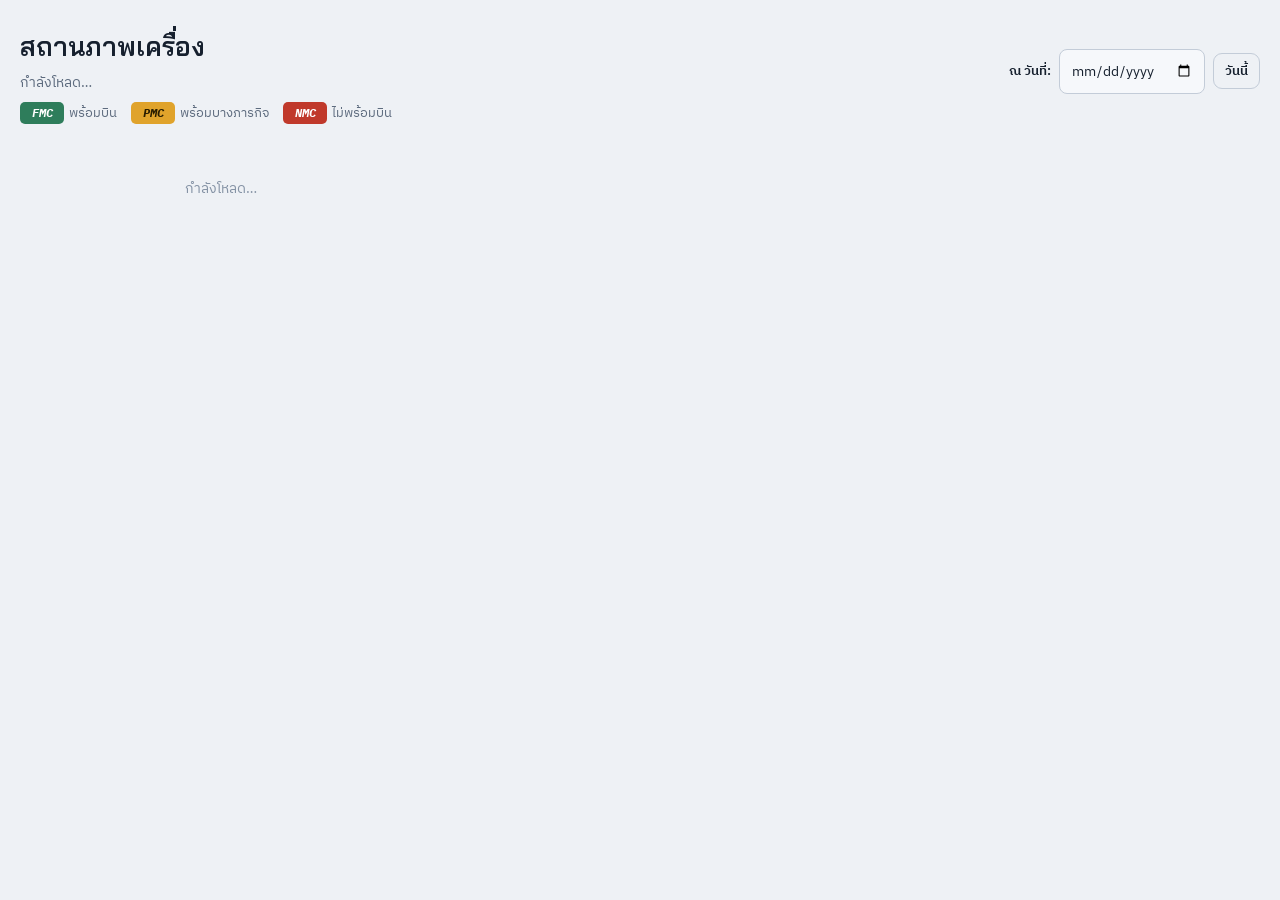
<file: status.html>
<!doctype html>
<html lang="th">
<head>
<meta charset="utf-8">
<meta name="viewport" content="width=device-width, initial-scale=1">
<title>Flight Operation · สถานภาพเครื่อง</title>
<link rel="preconnect" href="https://fonts.googleapis.com">
<link rel="preconnect" href="https://fonts.gstatic.com" crossorigin>
<link rel="stylesheet" href="https://fonts.googleapis.com/css2?family=Bai+Jamjuree:wght@600;700&family=IBM+Plex+Sans+Thai:wght@400;500;600&family=IBM+Plex+Mono:wght@500;600&display=swap">
<link rel="stylesheet" href="css/style.css">
<style>
  main .wrap{max-width:1560px}
  .legend{display:flex;gap:14px;flex-wrap:wrap;align-items:center;font-size:12.5px;color:var(--muted);margin-bottom:14px}
  .legend .sw{display:inline-block;min-width:44px;text-align:center;border-radius:5px;padding:2px 8px;
              font-family:"IBM Plex Mono",monospace;font-weight:700;font-size:11.5px;margin-inline-end:5px}
  .histbar{background:var(--accent-soft);color:var(--warn);border-radius:9px;padding:9px 13px;
           font-size:12.5px;margin-bottom:14px;font-weight:600}
  .ac-grid{display:grid;grid-template-columns:repeat(3,minmax(0,1fr));gap:18px;align-items:start}
  @media(max-width:1180px){ .ac-grid{grid-template-columns:repeat(2,minmax(0,1fr))} }
  @media(max-width:760px){  .ac-grid{grid-template-columns:1fr} }

  .ac{background:var(--surface);border:1px solid var(--line-strong);border-radius:12px;overflow:hidden;
      box-shadow:var(--shadow);border-top:5px solid var(--line-strong)}
  .ac.s-FMC{border-top-color:#2E7D5B}
  .ac.s-PMC{border-top-color:#E0A32B}
  .ac.s-NMC{border-top-color:#C0392B}
  .ac-head{display:flex;align-items:center;gap:12px;padding:14px 16px;border-bottom:1px solid var(--line)}
  .ac-id .type{font-size:12px;color:var(--muted);font-weight:500}
  .ac-id .tail{font-family:"Bai Jamjuree",sans-serif;font-weight:700;font-size:22px;line-height:1.1}
  .ac-badge{margin-inline-start:auto;font-family:"IBM Plex Mono",monospace;font-weight:700;font-size:14px;
            border-radius:8px;padding:6px 14px}
  .ac-body{padding:13px 16px}
  .ac-body h4{margin:14px 0 6px;font-size:12px;color:var(--faint);font-weight:600;
              text-transform:uppercase;letter-spacing:.04em;font-family:"IBM Plex Mono",monospace}
  .ac-body h4:first-child{margin-top:0}
  .note{font-size:12.5px;color:var(--muted);background:var(--surface-2);border-radius:8px;padding:8px 11px}
  .note b{color:var(--ink)}
  .updated{font-size:11px;color:var(--faint);margin-top:4px}
  ol.defs{margin:0;padding-inline-start:20px}
  ol.defs li{font-size:13px;line-height:1.5;margin:2px 0}
  .checks{display:flex;flex-direction:column;gap:4px}
  .chk{display:flex;gap:8px;font-size:13px;align-items:baseline}
  .chk .nm{font-family:"IBM Plex Mono",monospace;font-weight:600;min-width:64px;color:var(--primary)}
  .chk .due{color:var(--ink)}
  .flt-date{font-size:12px;color:var(--muted);font-weight:600;margin-bottom:2px}
  .flt-date .cs{font-family:"IBM Plex Mono",monospace;color:var(--primary);margin-inline-start:6px}
  .flt ul{margin:0;padding-inline-start:16px}
  .flt li{font-size:13px;line-height:1.5;margin:1px 0}
  .flt li.resolved{color:var(--faint);text-decoration:line-through}
  .none{font-size:13px;color:var(--good)}
  .none.grey{color:var(--faint)}

  .ac-foot{padding:10px 16px;border-top:1px dashed var(--line)}
  .ac-edit{padding:12px 16px;border-top:1px solid var(--line);background:var(--surface-2);display:none}
  .ac.editing .ac-edit{display:block}
  .ac.editing .ac-foot{display:none}
  .ed-row{display:flex;gap:6px;align-items:center;margin-bottom:6px}
  .ed-row input{flex:1}
  .ed-row .nmin{flex:none;width:92px;font-family:"IBM Plex Mono",monospace}
  .ed-row .btn-mini{flex:none;width:30px;height:34px;border:1px solid var(--line-strong);border-radius:8px;
    background:var(--surface);color:var(--crit);cursor:pointer;font-weight:700}
  .ed-lbl{font-size:11.5px;color:var(--faint);font-weight:600;margin:10px 0 4px;text-transform:uppercase}
  .ed-actions{display:flex;gap:8px;margin-top:12px}
</style>
</head>
<body>
<main>
  <div class="wrap">
    <div class="page-head" style="display:flex;align-items:end;gap:14px;flex-wrap:wrap">
      <div><h1>สถานภาพเครื่อง</h1><div class="sub" id="sub">กำลังโหลด…</div></div>
      <div style="margin-inline-start:auto;display:flex;align-items:center;gap:8px">
        <label for="datePick" style="margin:0;font-size:13px">ณ วันที่:</label>
        <input type="date" id="datePick" style="width:auto">
        <button class="btn sm ghost" id="todayBtn">วันนี้</button>
      </div>
    </div>
    <div class="legend">
      <span><i class="sw" style="background:#2E7D5B;color:#fff">FMC</i>พร้อมบิน</span>
      <span><i class="sw" style="background:#E0A32B;color:#2a1e00">PMC</i>พร้อมบางภารกิจ</span>
      <span><i class="sw" style="background:#C0392B;color:#fff">NMC</i>ไม่พร้อมบิน</span>
    </div>
    <div class="histbar" id="histbar" hidden></div>
    <div class="ac-grid" id="grid"><div class="empty">กำลังโหลด…</div></div>
  </div>
</main>

<script type="module">
  import { requireAuth, canPlan } from "./js/auth.js";
  import { renderTopbar } from "./js/ui.js";
  import { loadAircraft, setAircraftStatus, setAircraftStatusOn, loadRecentDiscrepancies, loadStatusOn,
           loadDefects, saveDefects, loadChecks, saveChecks,
           AC_STATUS, AC_STATUS_LABEL, AC_STATUS_COLORS } from "./js/status.js";

  const profile = await requireAuth();
  if (profile) {
    renderTopbar(profile);
    const planner = canPlan(profile);
    const esc = (s) => String(s ?? "").replace(/[&<>"]/g, c => ({ "&":"&amp;","<":"&lt;",">":"&gt;",'"':"&quot;" }[c]));
    const TH_MON = ["ม.ค.","ก.พ.","มี.ค.","เม.ย.","พ.ค.","มิ.ย.","ก.ค.","ส.ค.","ก.ย.","ต.ค.","พ.ย.","ธ.ค."];
    const thDate = (s) => { if (!s) return "-"; const [y,m,d]=String(s).slice(0,10).split("-").map(Number); return `${d} ${TH_MON[m-1]} ${y+543}`; };
    const todayStr = () => { const n=new Date(); return `${n.getFullYear()}-${String(n.getMonth()+1).padStart(2,"0")}-${String(n.getDate()).padStart(2,"0")}`; };

    let viewDate = todayStr(), curIsPast = false;
    let discMap = new Map(), defMap = new Map(), chkMap = new Map();

    const badge = (st) => { const c = AC_STATUS_COLORS[st] || AC_STATUS_COLORS.FMC;
      return `<span class="ac-badge" style="background:${c.bg};color:${c.fg}">${st}</span>`; };

    function flightsHTML(flights) {
      if (!flights || !flights.length) return `<div class="none">✓ ไม่มีข้อขัดข้องหลังบิน</div>`;
      return flights.map(f => `
        <div class="flt">
          <div class="flt-date">${thDate(f.date)}${f.callsign ? `<span class="cs">${esc(f.callsign)}</span>` : ""}</div>
          <ul>${f.items.map(it => `<li class="${it.status==="resolved"?"resolved":""}">${esc(it.description)}</li>`).join("")}</ul>
        </div>`).join("");
    }

    function card(a) {
      const defs = defMap.get(a.id) || [];
      const chks = chkMap.get(a.id) || [];
      return `
      <div class="ac s-${a.status}" data-id="${a.id}">
        <div class="ac-head">
          <div class="ac-id"><div class="type">${esc(a.type || "-")}</div><div class="tail">${esc(a.tail_number)}</div></div>
          ${badge(a.status)}
        </div>
        <div class="ac-body">
          ${a.status_note ? `<div class="note"><b>หมายเหตุ:</b> ${esc(a.status_note)}</div>` : ""}
          ${a.status_updated_at ? `<div class="updated">อัปเดตสถานภาพ: ${thDate(a.status_updated_at)}</div>` : ""}

          <h4>รายการข้อขัดข้อง</h4>
          ${defs.length ? `<ol class="defs">${defs.map(d => `<li>${esc(d)}</li>`).join("")}</ol>`
                        : `<div class="none">✓ ไม่มี</div>`}

          <h4>รายการเช็คตามวงรอบ</h4>
          ${chks.length ? `<div class="checks">${chks.map(c => `<div class="chk"><span class="nm">${esc(c.name)}</span><span class="due">${esc(c.due_text || "-")}</span></div>`).join("")}</div>`
                        : `<div class="none grey">— ยังไม่ระบุ —</div>`}

          <h4>ข้อขัดข้องหลังบิน · ล่าสุด</h4>
          ${flightsHTML(discMap.get(a.id))}
        </div>
        ${planner ? `
        <div class="ac-foot"><button class="btn sm" data-edit>${curIsPast ? "แก้ไขสถานภาพ (ย้อนหลัง)" : "แก้ไขสถานภาพ / ข้อขัดข้อง / รายการเช็ค"}</button></div>
        <div class="ac-edit">
          ${curIsPast ? `<div class="note" style="background:var(--accent-soft);color:var(--warn)">กำลังแก้ย้อนหลัง ณ ${thDate(viewDate)} — บันทึกเฉพาะสถานภาพของวันนั้น (ข้อขัดข้อง/รายการเช็คเป็นข้อมูลปัจจุบัน แก้ได้ที่วันนี้)</div>` : ""}
          <div class="ed-lbl">สถานภาพ</div>
          <div class="ed-row">
            <select data-f-status style="flex:1">${AC_STATUS.map(s=>`<option value="${s}" ${s===a.status?"selected":""}>${AC_STATUS_LABEL[s]}</option>`).join("")}</select>
          </div>
          <input data-f-note value="${esc(a.status_note || "")}" placeholder="หมายเหตุสถานภาพ (ถ้ามี)">
          ${!curIsPast ? `
          <div class="ed-lbl">รายการข้อขัดข้อง</div>
          <div data-defs></div>
          <button class="btn sm ghost" data-add-def>+ เพิ่มข้อขัดข้อง</button>
          <div class="ed-lbl">รายการเช็คตามวงรอบ</div>
          <div data-checks></div>
          <button class="btn sm ghost" data-add-chk>+ เพิ่มรายการเช็ค</button>` : ""}
          <div class="ed-actions">
            <button class="btn sm primary" data-save>บันทึก</button>
            <button class="btn sm ghost" data-cancel>ยกเลิก</button>
          </div>
        </div>` : ""}
      </div>`;
    }

    const defRow = (v="") => `<div class="ed-row"><input data-def value="${esc(v)}" placeholder="รายละเอียดข้อขัดข้อง"><button type="button" class="btn-mini" data-rm>−</button></div>`;
    const chkRow = (n="",d="") => `<div class="ed-row"><input class="nmin" data-cname value="${esc(n)}" placeholder="เช่น 2 M"><input data-cdue value="${esc(d)}" placeholder="กำหนดครบ เช่น 21 - 22 ก.ย.69"><button type="button" class="btn-mini" data-rm>−</button></div>`;

    function wireCard(el) {
      const id = el.dataset.id;
      const editBtn = el.querySelector("[data-edit]");
      if (!editBtn) return;
      editBtn.addEventListener("click", () => {
        const defsBox = el.querySelector("[data-defs]"), chksBox = el.querySelector("[data-checks]");
        if (defsBox) defsBox.innerHTML = (defMap.get(id) || []).map(defRow).join("") || defRow();
        if (chksBox) chksBox.innerHTML = (chkMap.get(id) || []).map(c => chkRow(c.name, c.due_text)).join("") || chkRow();
        el.classList.add("editing");
      });
      el.querySelector("[data-cancel]").addEventListener("click", () => el.classList.remove("editing"));
      el.querySelector("[data-add-def]")?.addEventListener("click", () => el.querySelector("[data-defs]").insertAdjacentHTML("beforeend", defRow()));
      el.querySelector("[data-add-chk]")?.addEventListener("click", () => el.querySelector("[data-checks]").insertAdjacentHTML("beforeend", chkRow()));
      el.addEventListener("click", (e) => { if (e.target.matches("[data-rm]")) e.target.closest(".ed-row").remove(); });
      el.querySelector("[data-save]").addEventListener("click", async (e) => {
        const b = e.target; b.disabled = true; b.textContent = "…";
        const status = el.querySelector("[data-f-status]").value;
        const note = el.querySelector("[data-f-note]").value;
        let err;
        if (curIsPast) {
          err = await setAircraftStatusOn(id, viewDate, status, note);   // แก้ย้อนหลัง → เขียนประวัติของวันนั้น
        } else {
          const defs = [...el.querySelectorAll("[data-def]")].map(i => i.value.trim()).filter(Boolean);
          const chks = [...el.querySelectorAll("[data-checks] .ed-row")].map(r => ({
            name: r.querySelector("[data-cname]").value, due_text: r.querySelector("[data-cdue]").value })).filter(c => c.name.trim());
          err = await setAircraftStatus(id, status, note) || await saveDefects(id, defs) || await saveChecks(id, chks);
        }
        if (err) { alert("บันทึกไม่สำเร็จ: " + err.message); b.disabled = false; b.textContent = "บันทึก"; }
        else refresh();
      });
    }

    async function refresh() {
      curIsPast = viewDate < todayStr();
      const [list, disc, defs, chks] = await Promise.all([loadAircraft(), loadRecentDiscrepancies(), loadDefects(), loadChecks()]);
      defMap = defs; chkMap = chks;
      let histMissing = false;
      if (curIsPast) {
        const hist = await loadStatusOn(viewDate);
        if (hist === null) histMissing = true;
        list.forEach(a => { const h = hist && hist.get(a.id); if (h) { a.status=h.status; a.status_note=h.note; a.status_updated_at=null; } });
        disc.forEach((flights,id) => disc.set(id, flights.filter(f => String(f.date) <= viewDate).slice(0,1)));
      }
      discMap = disc;
      const cnt = { FMC:0, PMC:0, NMC:0 };
      list.forEach(a => cnt[a.status] = (cnt[a.status]||0)+1);
      const bar = document.getElementById("histbar");
      if (!curIsPast) bar.hidden = true;
      else if (histMissing) { bar.hidden = false; bar.textContent = "ยังไม่มีประวัติสถานภาพ — ต้องรัน migration_18_aircraft_status_history.sql"; }
      else { bar.hidden = false; bar.textContent = `กำลังดู/แก้สถานภาพย้อนหลัง ณ ${thDate(viewDate)} · ${planner ? "แก้ไขได้" : "อ่านอย่างเดียว"}`; }
      document.getElementById("sub").textContent = list.length
        ? `${list.length} เครื่อง · FMC ${cnt.FMC} · PMC ${cnt.PMC} · NMC ${cnt.NMC}` : "ยังไม่มีเครื่องในระบบ";
      const grid = document.getElementById("grid");
      grid.innerHTML = list.length ? list.map(card).join("") : `<div class="empty" style="grid-column:1/-1">ยังไม่มีเครื่องในระบบ</div>`;
      grid.querySelectorAll(".ac").forEach(wireCard);
    }

    const dp = document.getElementById("datePick");
    dp.value = viewDate; dp.max = todayStr();
    dp.addEventListener("change", () => { viewDate = dp.value || todayStr(); document.getElementById("histbar").hidden = true; refresh(); });
    document.getElementById("todayBtn").addEventListener("click", () => { viewDate = todayStr(); dp.value = viewDate; document.getElementById("histbar").hidden = true; refresh(); });
    refresh();
  }
</script>
</body>
</html>
</file>
<file: css/style.css>
/* =====================================================================
   Flight Operation · style.css  (shared)
   ธีมอากาศยาน: steel-blue + amber, รองรับ light/dark ตามระบบผู้ใช้
   ===================================================================== */
:root{
  --ground:#eef1f5; --surface:#fff; --surface-2:#f6f8fb;
  --ink:#16202e; --muted:#5d6b7e; --faint:#8593a5;
  --line:#dce2ea; --line-strong:#c3ccd8;
  --primary:#245073; --primary-soft:#e5edf4;
  --accent:#dd8a2a; --accent-soft:#fbeed6;
  --good:#2f7d5b; --good-soft:#e2f0ea;
  --warn:#b26a12; --crit:#b23b3b; --crit-soft:#f6e2e2;
  --radius:12px; --shadow:0 1px 2px rgba(22,32,46,.05),0 8px 24px -12px rgba(22,32,46,.18);
}
@media (prefers-color-scheme:dark){ :root:not([data-theme="light"]){
  --ground:#0d141d; --surface:#141d28; --surface-2:#0f1822;
  --ink:#e6ecf3; --muted:#97a5b6; --faint:#6b7a8c;
  --line:#243040; --line-strong:#31404f;
  --primary:#6fa6d0; --primary-soft:#182838;
  --accent:#e6a24a; --accent-soft:#2a2114;
  --good:#5cbf94; --good-soft:#12241c;
  --warn:#d99a3f; --crit:#e07b7b; --crit-soft:#2a1717;
  --shadow:0 1px 2px rgba(0,0,0,.3),0 10px 30px -14px rgba(0,0,0,.6);
}}
:root[data-theme="dark"]{
  --ground:#0d141d; --surface:#141d28; --surface-2:#0f1822;
  --ink:#e6ecf3; --muted:#97a5b6; --faint:#6b7a8c;
  --line:#243040; --line-strong:#31404f;
  --primary:#6fa6d0; --primary-soft:#182838;
  --accent:#e6a24a; --accent-soft:#2a2114;
  --good:#5cbf94; --good-soft:#12241c;
  --warn:#d99a3f; --crit:#e07b7b; --crit-soft:#2a1717;
  --shadow:0 1px 2px rgba(0,0,0,.3),0 10px 30px -14px rgba(0,0,0,.6);
}

*{box-sizing:border-box}
/* hidden ต้องชนะ display ของ .btn/.grid ฯลฯ ไม่งั้นปุ่มที่ซ่อนตามสิทธิ์จะยังโผล่ */
[hidden]{display:none!important}
body{
  margin:0;background:var(--ground);color:var(--ink);
  font-family:"IBM Plex Sans Thai","Segoe UI",system-ui,sans-serif;
  line-height:1.6;font-size:15px;-webkit-font-smoothing:antialiased;
}
a{color:var(--primary)}
.mono,code{font-family:"IBM Plex Mono",ui-monospace,monospace}
.wrap{max-width:1000px;margin:0 auto;padding:0 20px}

/* ---------- top bar (responsive) ---------- */
.topbar{
  background:var(--surface);border-bottom:1px solid var(--line);
  position:sticky;top:0;z-index:20;
}
.topbar .wrap{display:flex;align-items:center;gap:14px;height:56px;max-width:1520px;position:relative}
.brand{font-family:"Bai Jamjuree",sans-serif;font-weight:700;font-size:16.5px;letter-spacing:-.01em;
  display:flex;align-items:center;gap:8px;white-space:nowrap;flex:none}
.brand .mk{color:var(--accent)}
.nav{display:flex;gap:2px;margin-inline-start:auto;align-items:center}
.nav a{
  text-decoration:none;color:var(--muted);font-size:13.5px;font-weight:500;
  padding:7px 11px;border-radius:8px;white-space:nowrap;
}
.nav a:hover{background:var(--surface-2);color:var(--ink)}
.nav a.active{background:var(--primary-soft);color:var(--primary)}
.userchip{display:flex;align-items:center;gap:9px;font-size:13px;color:var(--muted);flex:none}
.userchip .role{font-family:"IBM Plex Mono",monospace;font-size:11px;text-transform:uppercase;color:var(--accent);border:1px solid var(--line);border-radius:6px;padding:2px 7px;flex:none}
.userchip .uname{max-width:170px;overflow:hidden;text-overflow:ellipsis;white-space:nowrap}
/* ปุ่มแฮมเบอร์เกอร์ (ซ่อนบนจอกว้าง) */
.nav-toggle{display:none;flex:none;width:38px;height:36px;border:1px solid var(--line-strong);
  border-radius:9px;background:var(--surface);cursor:pointer;padding:0;
  flex-direction:column;align-items:center;justify-content:center;gap:4px;margin-inline-start:auto}
.nav-toggle span{display:block;width:18px;height:2px;background:var(--ink);border-radius:2px;transition:.2s}
.topbar.open .nav-toggle span:nth-child(1){transform:translateY(6px) rotate(45deg)}
.topbar.open .nav-toggle span:nth-child(2){opacity:0}
.topbar.open .nav-toggle span:nth-child(3){transform:translateY(-6px) rotate(-45deg)}

/* จอแคบ: ยุบเมนูเป็น dropdown */
@media(max-width:1080px){
  .nav-toggle{display:flex}
  .nav{position:absolute;top:56px;inset-inline:0;flex-direction:column;align-items:stretch;gap:2px;
    background:var(--surface);border-bottom:1px solid var(--line);box-shadow:var(--shadow);
    padding:8px;margin:0;display:none;max-height:calc(100vh - 56px);overflow-y:auto}
  .topbar.open .nav{display:flex}
  .nav a{font-size:15px;padding:11px 13px}
  .userchip{margin-inline-start:8px}
  .userchip .uname{display:none}
}
@media(max-width:420px){
  .brand{font-size:15px}
  .brand .mk{font-size:18px}
}

/* ---------- buttons ---------- */
.btn{
  font-family:inherit;font-size:14px;font-weight:600;cursor:pointer;
  border:1px solid var(--line-strong);background:var(--surface);color:var(--ink);
  border-radius:9px;padding:9px 16px;display:inline-flex;align-items:center;gap:8px;
}
.btn:hover{background:var(--surface-2)}
.btn.primary{background:var(--primary);border-color:var(--primary);color:#fff}
.btn.primary:hover{filter:brightness(1.06)}
.btn.accent{background:var(--accent);border-color:var(--accent);color:#1a1206}
.btn.ghost{background:transparent}
.btn.sm{padding:6px 11px;font-size:13px}

/* ---------- page heading ---------- */
.page-head{padding:26px 0 8px}
.page-head h1{font-family:"Bai Jamjuree",sans-serif;font-weight:600;font-size:26px;margin:0 0 4px}
.page-head .sub{color:var(--muted);font-size:14px}

/* ---------- cards / panels ---------- */
main{padding-bottom:60px}
.panel{background:var(--surface);border:1px solid var(--line);border-radius:var(--radius);padding:18px 20px;box-shadow:var(--shadow)}
.grid{display:grid;gap:14px}
.grid.cols{grid-template-columns:repeat(auto-fill,minmax(260px,1fr))}

/* ---------- mission cards ---------- */
.mission{
  background:var(--surface);border:1px solid var(--line);border-radius:var(--radius);
  padding:16px 18px;box-shadow:var(--shadow);border-inline-start:4px solid var(--primary);
}
.mission h3{font-family:"Bai Jamjuree",sans-serif;font-weight:600;font-size:16px;margin:0 0 6px}
.mission .row{display:flex;gap:8px;font-size:13px;color:var(--muted);flex-wrap:wrap;margin:2px 0}
.mission .row b{color:var(--ink);font-weight:600}
.pill{font-size:11px;font-weight:600;border-radius:999px;padding:3px 10px;text-transform:uppercase;letter-spacing:.04em}
.pill.planned{background:var(--primary-soft);color:var(--primary)}
.pill.flying{background:var(--accent-soft);color:var(--warn)}
.pill.completed{background:var(--good-soft);color:var(--good)}
.pill.cancelled{background:var(--crit-soft);color:var(--crit)}

/* ---------- table ---------- */
.tablewrap{overflow-x:auto;border:1px solid var(--line);border-radius:var(--radius);background:var(--surface)}
/* จำกัดเฉพาะตารางใน .tablewrap — ไม่งั้น min-width ไปบังคับตารางฟอร์มจัดบินจนตกขอบ */
.tablewrap table{border-collapse:collapse;width:100%;min-width:520px;font-size:14px}
th,td{text-align:start;padding:11px 14px;border-bottom:1px solid var(--line)}
thead th{font-family:"IBM Plex Mono",monospace;font-size:11px;letter-spacing:.06em;text-transform:uppercase;color:var(--faint);background:var(--surface-2)}
tbody tr:last-child td{border-bottom:0}
td.num{font-variant-numeric:tabular-nums;text-align:end}

/* ---------- forms ---------- */
label{display:block;font-size:13px;font-weight:600;color:var(--ink);margin:12px 0 5px}
input,select,textarea{
  width:100%;font-family:inherit;font-size:14px;color:var(--ink);
  background:var(--surface-2);border:1px solid var(--line-strong);border-radius:8px;padding:9px 11px;
}
input:focus,select:focus,textarea:focus{outline:2px solid var(--primary);outline-offset:1px}

/* ---------- login / pending centered ---------- */
.center-screen{min-height:100vh;display:grid;place-items:center;padding:24px}
.auth-card{
  background:var(--surface);border:1px solid var(--line);border-radius:16px;
  box-shadow:var(--shadow);padding:38px 34px;max-width:400px;width:100%;text-align:center;
}
.auth-card .logo{font-size:34px}
.auth-card h1{font-family:"Bai Jamjuree",sans-serif;font-weight:700;font-size:24px;margin:12px 0 6px}
.auth-card p{color:var(--muted);font-size:14px;margin:0 0 24px}
.google-btn{
  width:100%;justify-content:center;font-size:15px;padding:12px;
  background:var(--surface);border:1px solid var(--line-strong);color:var(--ink);
}
/* ---------- combobox: พิมพ์ได้ + เลือกจากรายการ (js/combobox.js) ---------- */
.cb{position:relative;flex:1}
.cb-input{width:100%;padding-inline-end:30px}
.cb-input.linked{border-color:var(--good);background:var(--good-soft)}
.cb-input.unlinked{border-color:var(--crit);background:var(--crit-soft)}
.cb-badge{position:absolute;inset-inline-end:9px;top:50%;transform:translateY(-50%);
          font-weight:800;font-size:13px;pointer-events:none}
.cb-input.linked ~ .cb-badge{color:var(--good)}
.cb-input.unlinked ~ .cb-badge{color:var(--crit)}
.cb-list{position:absolute;z-index:40;inset-inline:0;top:calc(100% + 4px);max-height:230px;
         overflow-y:auto;background:var(--surface);border:1px solid var(--line-strong);
         border-radius:10px;box-shadow:0 10px 30px -10px rgba(0,0,0,.35)}
.cb-opt{padding:8px 11px;cursor:pointer;display:flex;justify-content:space-between;gap:10px;
        align-items:baseline;font-size:13px;border-bottom:1px solid var(--line)}
.cb-opt:last-child{border-bottom:0}
.cb-opt:hover,.cb-opt.on{background:var(--primary-soft)}
.cb-opt b{font-weight:600;color:var(--ink)}
.cb-opt span{font-family:"IBM Plex Mono",monospace;font-size:11.5px;color:var(--muted);white-space:nowrap}
.cb-empty{padding:10px 12px;font-size:12.5px;color:var(--muted)}
.cb-tag{font-style:normal;font-family:"IBM Plex Mono",monospace;font-size:10.5px;font-weight:700;
        border-radius:4px;padding:1px 6px;margin-inline-end:7px;display:inline-block;min-width:26px;text-align:center}
.muted{color:var(--muted)}
.empty{padding:40px;text-align:center;color:var(--faint);font-size:14px}
@media(prefers-reduced-motion:reduce){*{transition:none!important}}

/* ---------- รูป / วีดีโอแนบ (js/media.js) ---------- */
.media-grid{display:flex;flex-wrap:wrap;gap:8px;margin-top:8px}
.mthumb{position:relative;width:84px;height:84px;border-radius:9px;overflow:hidden;
  border:1px solid var(--line-strong);background:var(--surface-2)}
.mthumb .mopen{all:unset;cursor:zoom-in;display:block;width:100%;height:100%}
.mthumb img,.mthumb video{width:100%;height:100%;object-fit:cover;display:block}
.mthumb .play{position:absolute;inset:0;display:grid;place-items:center;color:#fff;font-size:22px;
  text-shadow:0 1px 6px rgba(0,0,0,.7);pointer-events:none}
.mthumb .mdel{position:absolute;top:3px;right:3px;width:22px;height:22px;border-radius:50%;border:0;
  background:rgba(0,0,0,.6);color:#fff;font-size:14px;line-height:1;cursor:pointer}
.mthumb .mdel:hover{background:var(--crit)}
.mthumb.pending{opacity:.75;border-style:dashed}
.attach-btn{font-size:12.5px}
.upl-note{font-size:12px;color:var(--faint);margin-top:4px}
.upl-note.err{color:var(--crit)}
.lightbox{position:fixed;inset:0;z-index:100;background:rgba(5,9,14,.92);display:grid;
  grid-template-columns:56px 1fr 56px;grid-template-rows:1fr auto;align-items:center}
.lightbox .lb-body{grid-column:2;grid-row:1;display:grid;place-items:center;height:100%;min-height:0;padding:16px 0}
.lightbox .lb-body img,.lightbox .lb-body video{max-width:100%;max-height:calc(100vh - 80px);border-radius:6px}
.lightbox .lb-cap{grid-column:1/4;grid-row:2;text-align:center;color:#cfd7e1;font-size:13px;padding:0 16px 14px}
.lightbox button{background:none;border:0;color:#fff;cursor:pointer;font-family:inherit}
.lightbox .lb-x{position:absolute;top:8px;right:12px;font-size:32px;line-height:1;z-index:1}
.lightbox .lb-nav{font-size:40px;height:100%;opacity:.7}
.lightbox .lb-nav:hover{opacity:1}
.lightbox .lb-prev{grid-column:1;grid-row:1} .lightbox .lb-next{grid-column:3;grid-row:1}
@media(max-width:560px){ .lightbox{grid-template-columns:36px 1fr 36px} .mthumb{width:72px;height:72px} }
</file>
<file: css/sheet.css>
/* =====================================================================
   sheet.css — การ์ดภารกิจแบบกระดานจัดบิน (ใช้ร่วม: หน้าหลัก + หน้าภารกิจรายวัน)
   ===================================================================== */
.sheet-body{overflow-x:auto}          /* ตารางกว้างเกิน → เลื่อนในกรอบตัวเอง */
/* ---- ฟอร์มภารกิจ (เลียนแบบกระดานจัดบิน) ---- */
.sheet{background:var(--surface);border:2px solid var(--line-strong);border-radius:8px;overflow:hidden;
       box-shadow:var(--shadow)}
.sheet-top{display:flex;align-items:center;gap:8px;padding:8px 12px;background:var(--surface-2);
           border-bottom:2px solid var(--line-strong)}
/* ชนิดภารกิจ: สีมาจาก KIND_COLORS (inline) — แถบหัวการ์ดทาสีตามชนิดเหมือนกระดาน */
.sheet-top{border-bottom:2px solid var(--line-strong)}
.kind{font-size:12px;font-weight:700;letter-spacing:.01em}
.sheet-top .btn{background:var(--surface);color:var(--ink)}
.sheet-actions{margin-inline-start:auto;display:flex;gap:6px}

table.fm{border-collapse:collapse;width:100%;font-size:12.5px;table-layout:fixed}
table.fm td{border:1px solid var(--line-strong);padding:5px 7px;vertical-align:middle;
            word-break:break-word;line-height:1.45}
/* ภารกิจที่รายงานผลแล้ว: พื้นเขียวอ่อน ไม่เด่น */
.sheet.reported{background:color-mix(in srgb, var(--good-soft) 55%, var(--surface))}
.sheet.reported table.fm td.lb{background:color-mix(in srgb, var(--good-soft) 80%, var(--surface-2))}
.sheet .rep-done{background:var(--surface);color:var(--good);border-color:var(--line-strong)}
/* ภารกิจที่ยกเลิก: พื้นแดงอ่อน ไม่เด่น (ชนะสีเขียวของ "รายงานแล้ว") */
.sheet.cancelled{background:color-mix(in srgb, var(--crit-soft) 60%, var(--surface))}
.sheet.cancelled table.fm td.lb{background:color-mix(in srgb, var(--crit-soft) 85%, var(--surface-2))}
.sheet .rep-cancel{background:var(--surface);color:var(--crit);border-color:var(--line-strong)}
table.fm td.lb{background:var(--surface-2);font-weight:600;text-align:center;color:var(--muted);
               white-space:nowrap;font-size:11.5px}
table.fm td.v{font-weight:600;color:var(--ink)}
table.fm td.c{text-align:center}
.hot{color:var(--crit);font-weight:700}          /* ตัวเลขสำคัญ: ชพ./PAX/จุดจอด */
.mono{font-family:"IBM Plex Mono",monospace}
.crewgrid{display:grid;grid-template-columns:repeat(3,1fr);gap:0}
.crewgrid span{padding:1px 4px;border-inline-end:1px dashed var(--line);min-height:18px}
.crewgrid span:last-child{border-inline-end:0}
.muted-cell{color:var(--faint);font-weight:400}
/* จอแคบ: ย่อตัวอักษร/ระยะขอบ ให้ตารางพอดีไม่ตกขอบ */
@media(max-width:520px){
  table.fm{font-size:11px}
  table.fm td{padding:4px 4px}
  table.fm td.lb{font-size:10px}
}

/* ---- ลากวางการ์ด (ผู้วางแผน) ---- */
.drag-h{all:unset;cursor:grab;touch-action:none;font-size:16px;line-height:1;padding:2px 4px;border-radius:5px;
        opacity:.75;user-select:none;-webkit-user-select:none}
.drag-h:hover{opacity:1;background:rgba(0,0,0,.08)}
.reordering,.reordering *{cursor:grabbing!important;user-select:none;-webkit-user-select:none}
.sheet.dragging{outline:3px dashed var(--accent);outline-offset:2px;opacity:.85;
                box-shadow:0 12px 32px -10px rgba(0,0,0,.45);position:relative;z-index:5}
.order-reset{margin-inline-start:8px;vertical-align:middle}
@media print{ .drag-h,.order-reset{display:none!important} }
</file>
